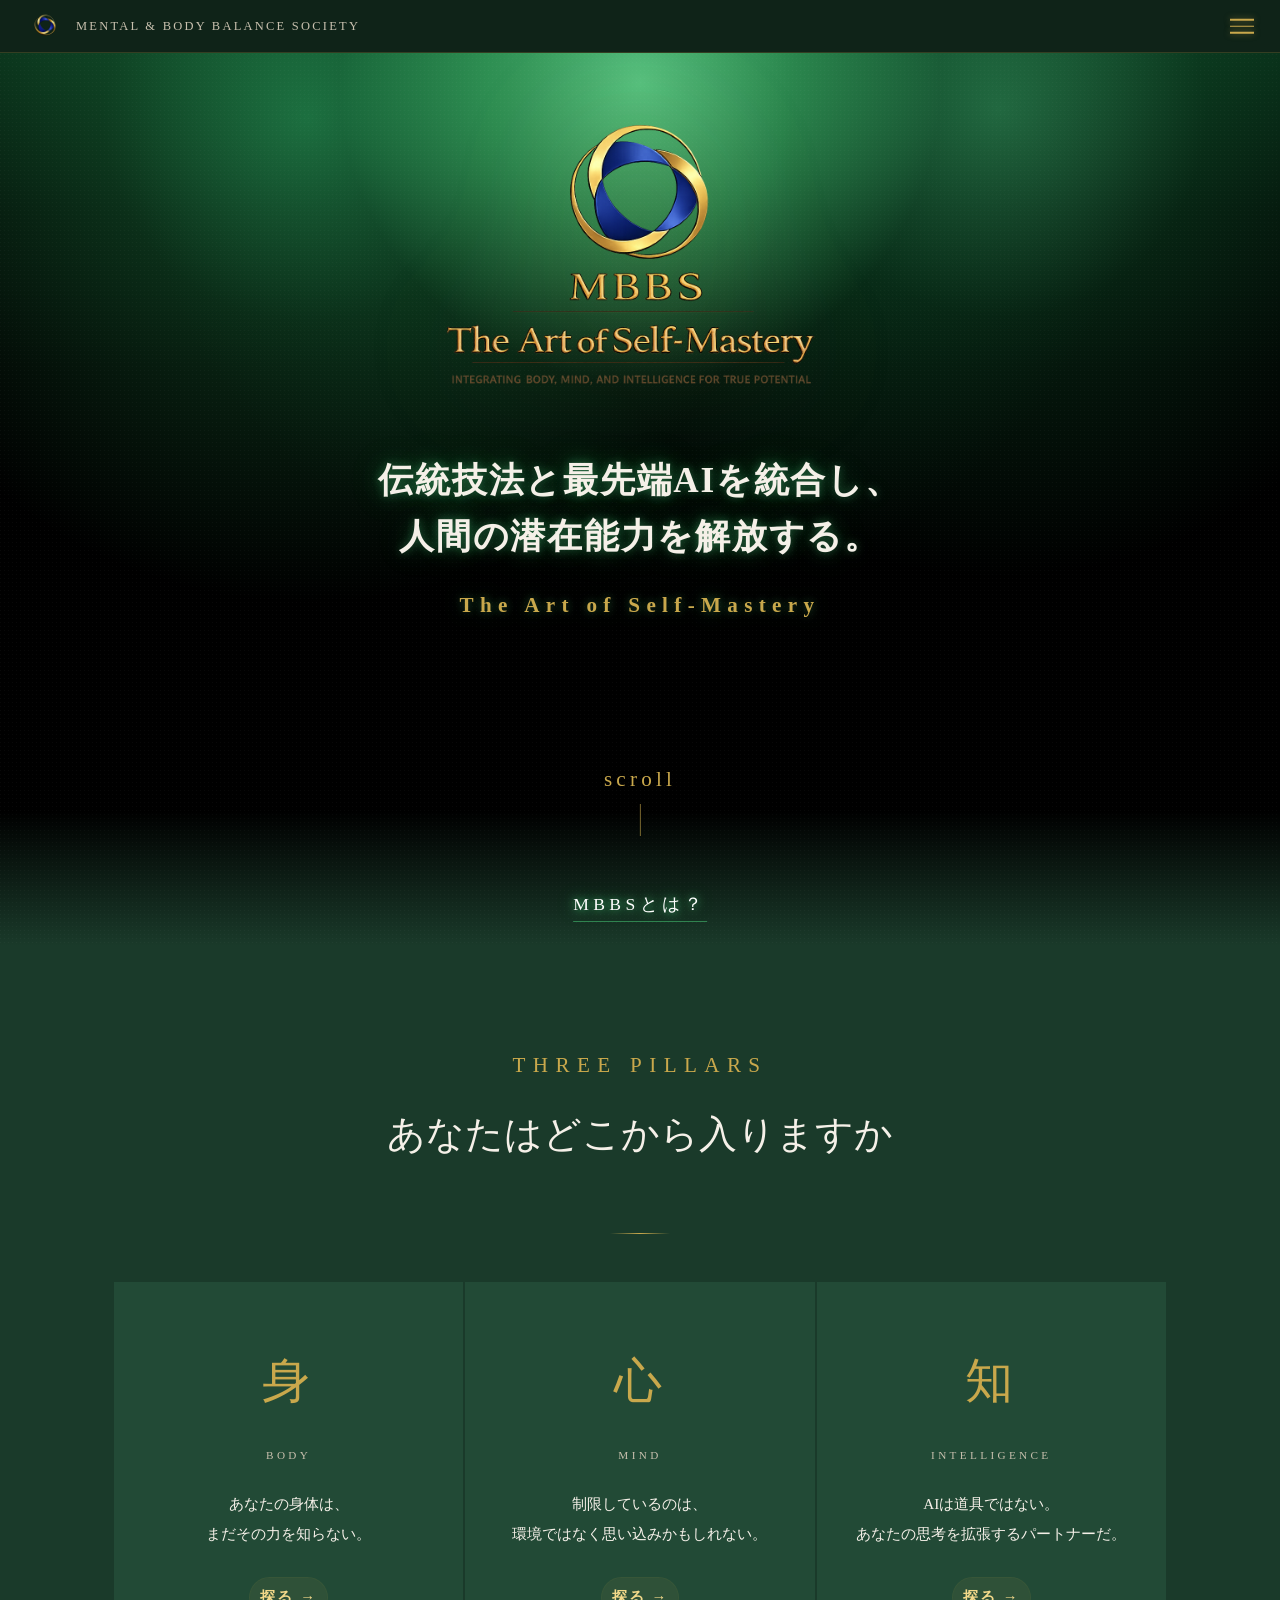
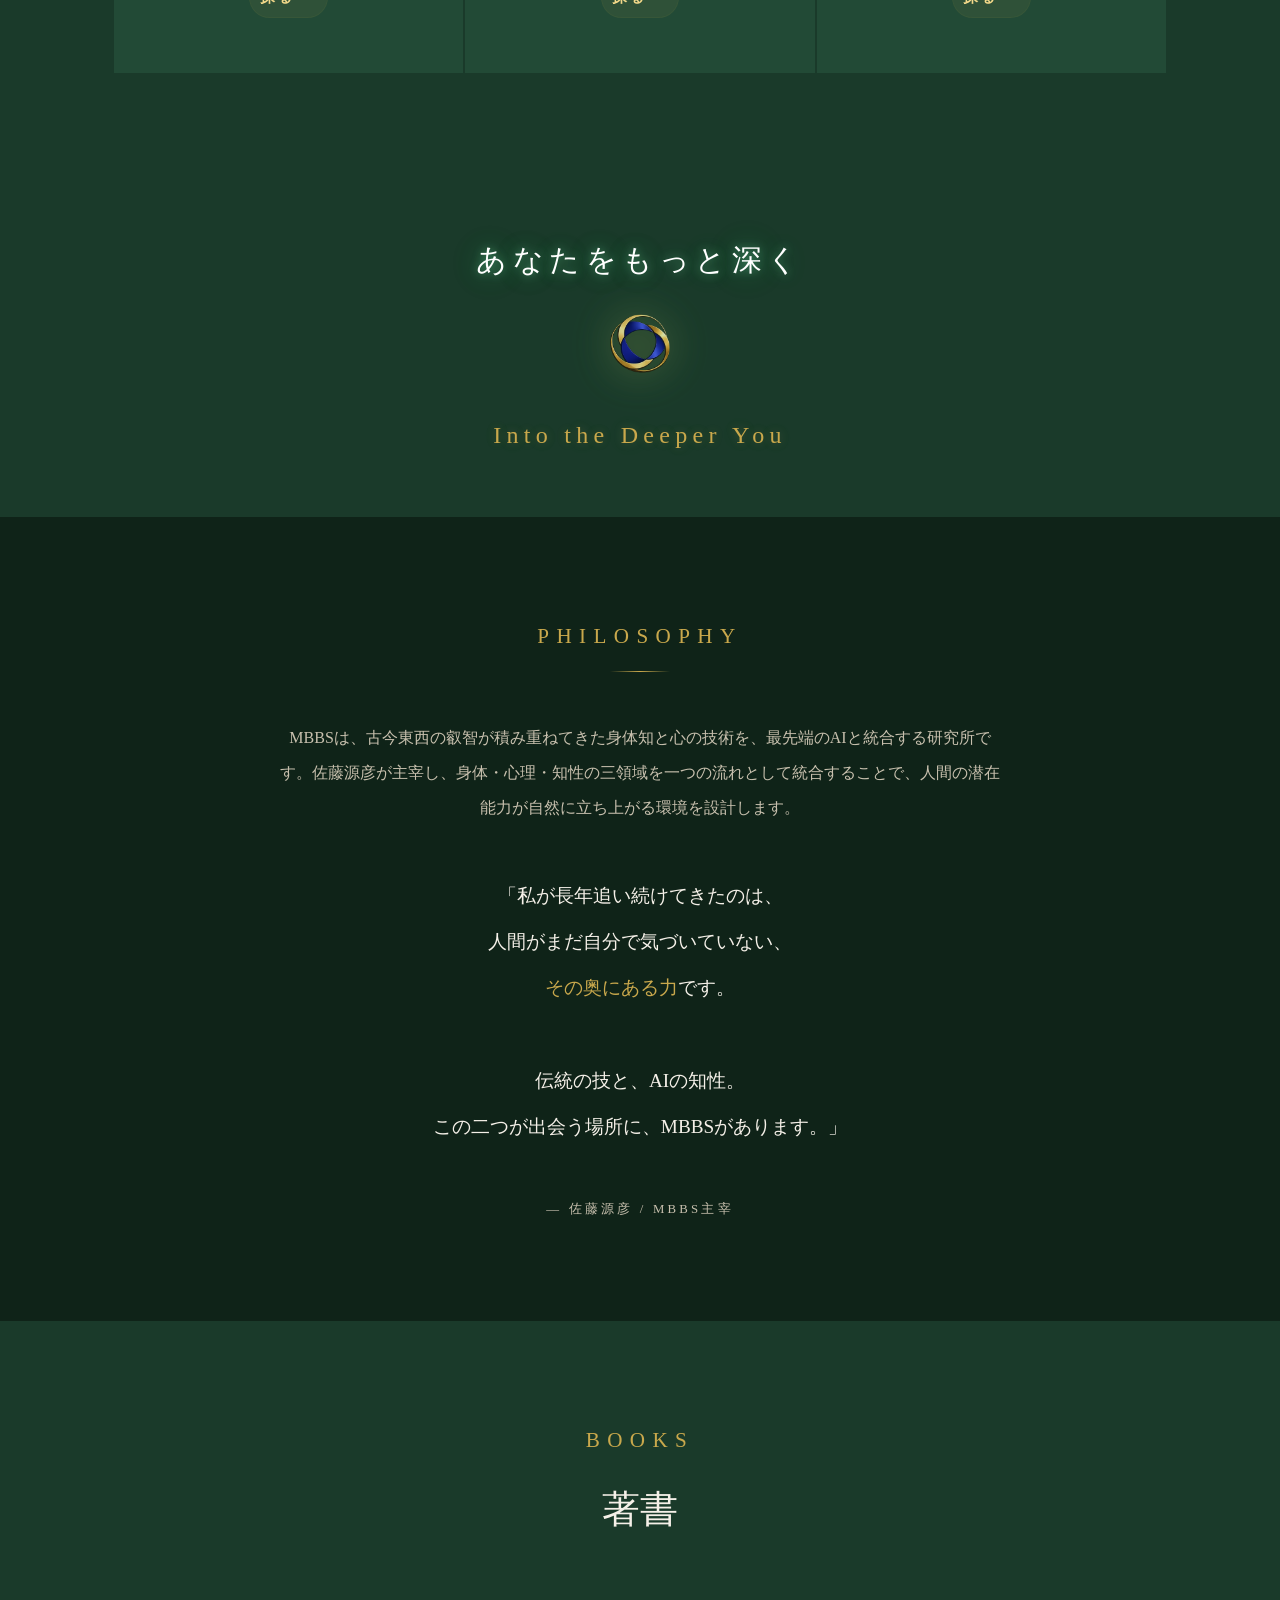
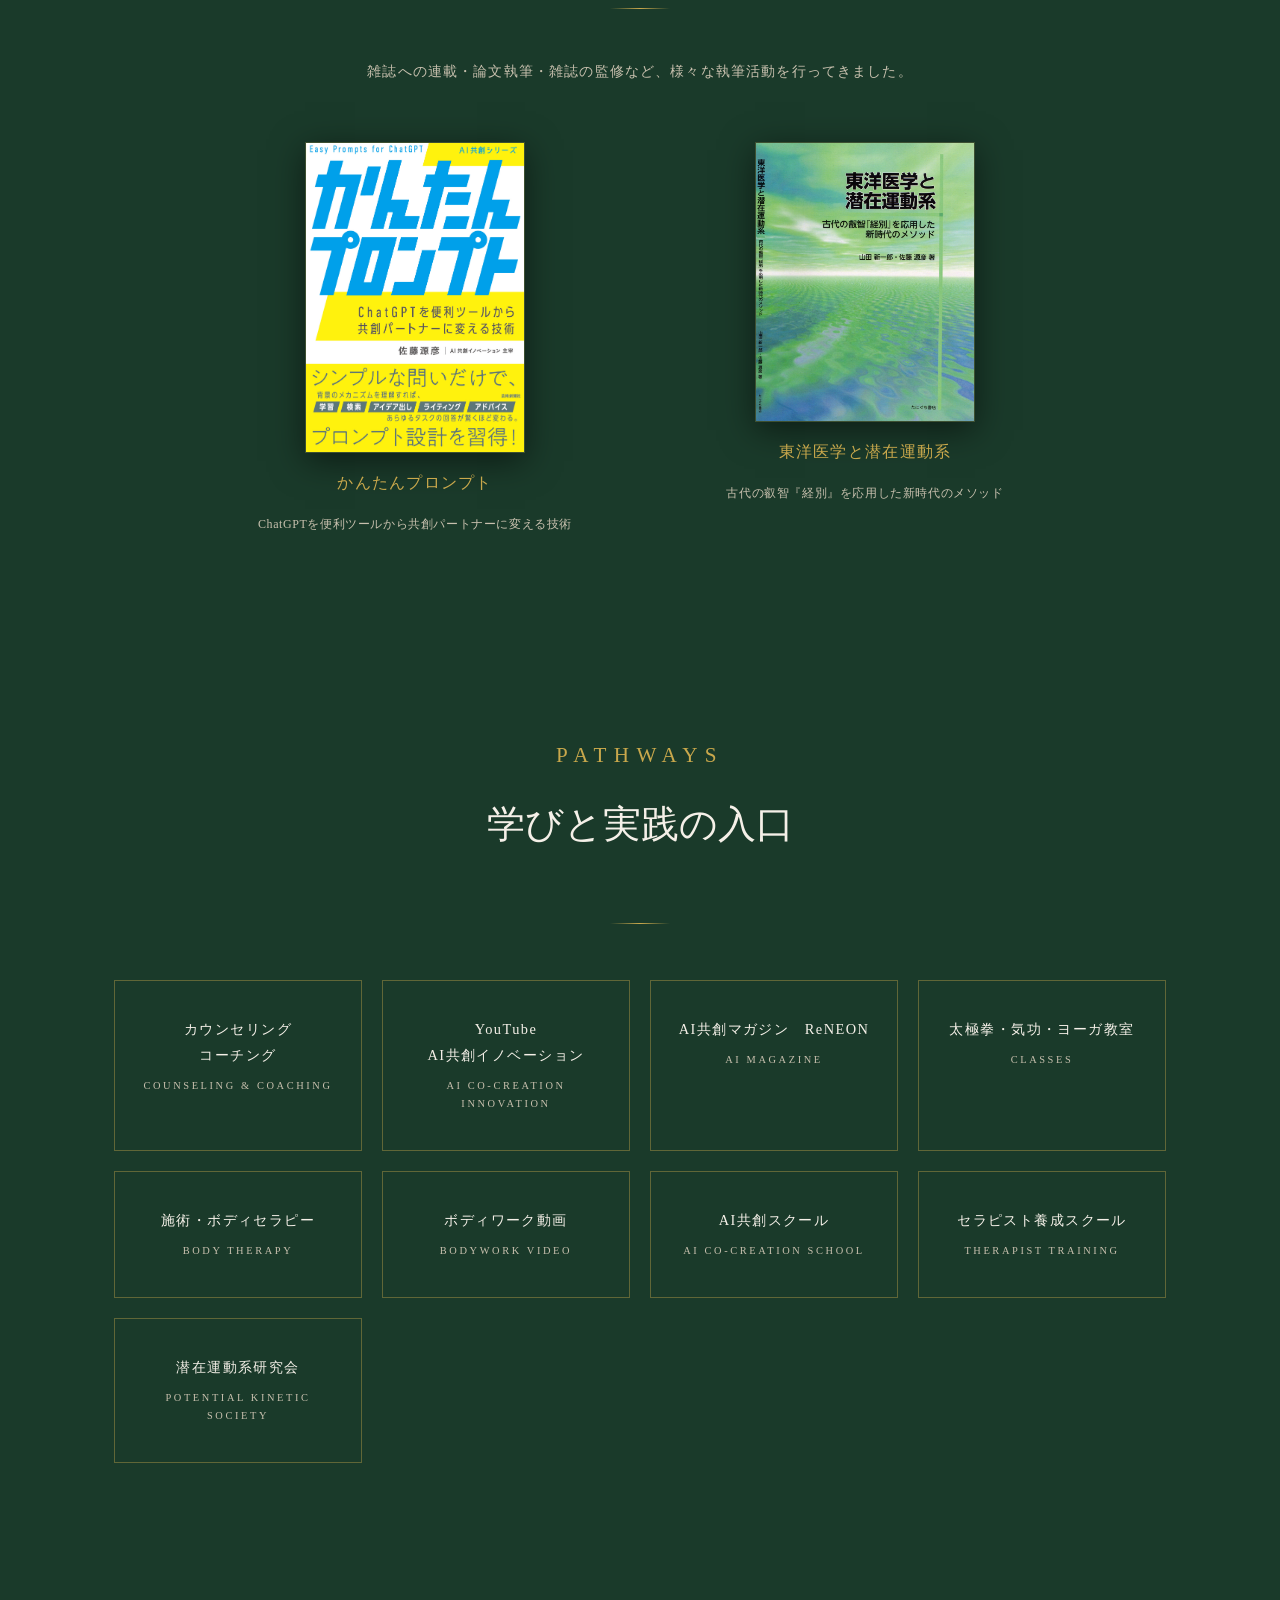
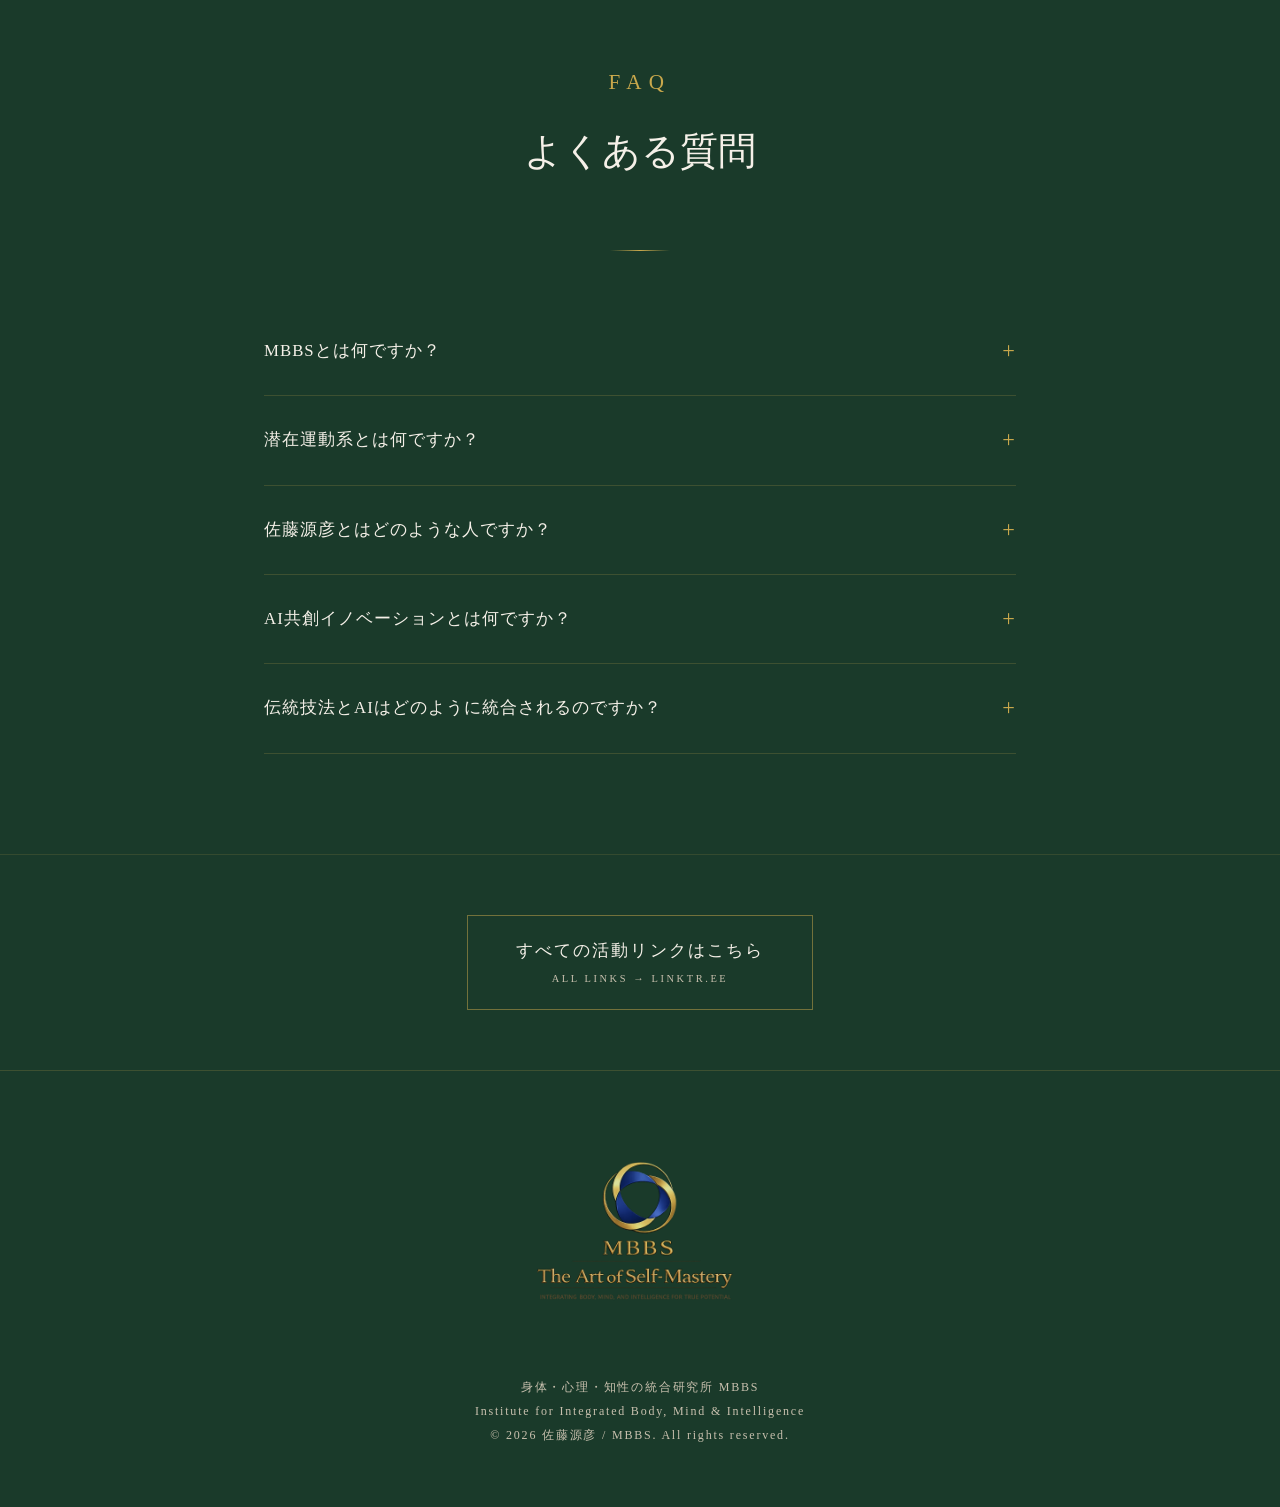
<file: index.html>
<!DOCTYPE html>
<html lang="ja">
<head>
  <meta charset="UTF-8">
  <meta name="viewport" content="width=device-width, initial-scale=1.0">
  <title>MBBS &amp; 佐藤源彦 — 心身・AI共創の統合研究所 &amp; スクール in 名古屋</title>
  <meta name="description" content="MBBS（身体・心理・知性の統合研究所）は、東洋の伝統技法と最先端AIを統合し、人間の潜在能力を解放する研究所です。佐藤源彦が主宰するカウンセリング・ボディワーク・AI共創の実践の場。">

  <!-- OGP -->
  <meta property="og:type" content="website">
  <meta property="og:title" content="MBBS — 身体・心理・知性の統合研究所">
  <meta property="og:description" content="伝統技法と最先端AIを統合し、人間の潜在能力を解放する。佐藤源彦主宰のMBBS（Institute for Integrated Body, Mind & Intelligence）。">
  <meta property="og:locale" content="ja_JP">

  <!-- schema.org JSON-LD -->
  <script type="application/ld+json">
  {
    "@context": "https://schema.org",
    "@graph": [
      {
        "@type": "Organization",
        "name": "MBBS",
        "alternateName": "身体・心理・知性の統合研究所",
        "description": "MBBSは名古屋を拠点に、整体・太極拳・気功・合気などの伝統身体技法と、心理学・カウンセリング・コーチング・潜在意識研究、そしてAI共創・プロンプトエンジニアリングを統合した研究所。佐藤源彦が主宰し、古今東西の叡智と最先端AIを融合させながら、人間の潜在能力の解放と発揮を探求する。単なる健康ではなく、脳と身体が本来の力を発揮し続ける「機能する健康・本質的な健康」を追求し、100年時代の脳身体システムの構築を目指す。働くことができる寿命を伸ばし、人生をより豊かにすることをミッションとする。",
        "url": "https://mbbs.jp",
        "address": {
          "@type": "PostalAddress",
          "addressLocality": "名古屋市",
          "addressRegion": "愛知県",
          "addressCountry": "JP"
        },
        "areaServed": "名古屋市を中心に、全国およびオンラインで活動",
        "keywords": "整体, 太極拳, ヨガ, インナーマッスルトレーニング, カウンセリング, コーチング, 心理学, AIスクール, プロンプトエンジニアリング, 気功, 合気, 潜在意識, 潜在運動系, ボディワーク, AI共創, 身体統合, 名古屋",
        "founder": {
          "@type": "Person",
          "name": "佐藤源彦"
        }
      },
      {
        "@type": "Person",
        "name": "佐藤源彦",
        "jobTitle": "MBBS主宰",
        "description": "佐藤源彦は、古今東西の叡智とAIを統合し、伝統文化の理解と真の創造性を持った統合者＝新しい人間の創出を目指す研究者・実践家。東洋医学・潜在運動系・心理支援・カウンセリング・コーチング・AI共創の各分野で活動。著書に『東洋医学と潜在運動系』『かんたんプロンプト』。名古屋を拠点に全国・オンラインで実践を展開する。",
        "knowsAbout": ["整体", "太極拳", "ヨガ", "インナーマッスルトレーニング", "カウンセリング", "コーチング", "心理学", "AIスクール", "プロンプトエンジニアリング", "気功", "合気", "潜在意識", "潜在運動系", "東洋医学", "ボディワーク", "AI共創", "身体統合", "名古屋"],
        "sameAs": [
          "https://linktr.ee/motohiko.sato",
          "https://www.youtube.com/@AICoCreation",
          "https://note.com/mbbs"
        ],
        "worksFor": {
          "@type": "Organization",
          "name": "MBBS"
        }
      }
    ]
  }
  </script>

  <link rel="stylesheet" href="style.css">
</head>
<body>

  <!-- TOPBAR -->
  <div class="topbar">
    <a class="topbar-brand" href="index.html">
      <img src="./image/mbbs-symbol.png" alt="MBBS" class="topbar-symbol">
      <span class="topbar-brand-text">Mental &amp; BODY Balance Society</span>
    </a>
    <button class="nav-open" aria-label="メニューを開く" onclick="openNav()">
      <span></span><span></span><span></span>
    </button>
  </div>

  <!-- OVERLAY NAV -->
  <nav class="nav-overlay" id="navOverlay" aria-hidden="true">
    <button class="nav-close" aria-label="メニューを閉じる" onclick="closeNav()">×</button>
    <ul class="nav-links">
      <li><a href="concept.html" onclick="closeNav()"><span class="nav-en">Concept</span><span class="nav-ja">MBBSとは？</span></a></li>
      <li><a href="profile.html" onclick="closeNav()"><span class="nav-en">Profile</span><span class="nav-ja">佐藤源彦 プロフィール</span></a></li>
      <li><a href="#philosophy" onclick="closeNav()"><span class="nav-en">Mission</span><span class="nav-ja">ミッション</span></a></li>
      <li><a href="classes.html" onclick="closeNav()"><span class="nav-en">Classes</span><span class="nav-ja">太極拳・気功・ヨーガ教室</span></a></li>
      <li><a href="aischool.html" onclick="closeNav()"><span class="nav-en">AI School</span><span class="nav-ja">AI共創イノベーションスクール</span></a></li>
      <li><a href="https://www.youtube.com/@AICoCreation" target="_blank" rel="noopener"><span class="nav-en">YouTube</span><span class="nav-ja">AI共創イノベーション</span></a></li>
      <li><a href="https://note.com/mbbs" target="_blank" rel="noopener"><span class="nav-en">note</span><span class="nav-ja">AI共創マガジン ReNEON</span></a></li>
      <li><a href="https://linktr.ee/motohiko.sato" target="_blank" rel="noopener"><span class="nav-en">Links</span><span class="nav-ja">すべてのリンク</span></a></li>
      <li><a href="#" onclick="closeNav()"><span class="nav-en">Access</span><span class="nav-ja">アクセス</span></a></li>
    </ul>
  </nav>

  <!-- HERO -->
  <section id="hero">
    <img
      class="hero-logo"
      src="./image/mbbs-logo.png"
      alt="MBBS ロゴ"
    >
    <h1 class="hero-tagline">
      伝統技法と最先端AIを統合し、<br>人間の潜在能力を解放する。
      <em>The Art of Self-Mastery</em>
    </h1>
    <span class="scroll-hint">scroll</span>
    <a class="mbbs-link" href="concept.html">MBBSとは？</a>
  </section>

  <!-- TRINITY -->
  <section id="trinity">
    <p class="section-label">Three Pillars</p>
    <h2 class="section-title">あなたはどこから入りますか</h2>
    <div class="divider"></div>

    <div class="trinity-grid">
      <div class="trinity-card">
        <span class="trinity-kanji">身</span>
        <span class="trinity-en">Body</span>
        <p class="trinity-copy">
          あなたの身体は、<br>まだその力を知らない。
        </p>
        <a class="trinity-link" href="#">探る →</a>
      </div>

      <div class="trinity-card">
        <span class="trinity-kanji">心</span>
        <span class="trinity-en">Mind</span>
        <p class="trinity-copy">
          制限しているのは、<br>環境ではなく思い込みかもしれない。
        </p>
        <a class="trinity-link" href="#">探る →</a>
      </div>

      <div class="trinity-card">
        <span class="trinity-kanji">知</span>
        <span class="trinity-en">Intelligence</span>
        <p class="trinity-copy">
          AIは道具ではない。<br>あなたの思考を拡張するパートナーだ。
        </p>
        <a class="trinity-link" href="#">探る →</a>
      </div>
    </div>
  </section>

  <!-- SYMBOL BREAK -->
  <div class="symbol-break">
    <p class="symbol-break__lead">あなたをもっと深く</p>
    <img
      src="./image/mbbs-symbol.png"
      alt="MBBSシンボル"
    >
    <p class="symbol-break__text">Into the Deeper You</p>
  </div>

  <!-- PHILOSOPHY -->
  <section id="philosophy">
    <div class="philosophy-inner">
      <p class="section-label">Philosophy</p>
      <div class="divider"></div>
      <p class="philosophy-desc">
        MBBSは、古今東西の叡智が積み重ねてきた身体知と心の技術を、最先端のAIと統合する研究所です。佐藤源彦が主宰し、身体・心理・知性の三領域を一つの流れとして統合することで、人間の潜在能力が自然に立ち上がる環境を設計します。
      </p>
      <p class="philosophy-quote">
        「私が長年追い続けてきたのは、<br>
        人間がまだ自分で気づいていない、<br>
        <strong>その奥にある力</strong>です。<br><br>
        伝統の技と、AIの知性。<br>
        この二つが出会う場所に、MBBSがあります。」
      </p>
      <p class="philosophy-name">— 佐藤源彦 / MBBS主宰</p>
    </div>
  </section>

  <!-- BOOKS -->
  <section id="books">
    <p class="section-label">Books</p>
    <h2 class="section-title">著書</h2>
    <div class="divider"></div>
    <p class="books-note">雑誌への連載・論文執筆・雑誌の監修など、様々な執筆活動を行ってきました。</p>
    <div class="books-grid">
      <a class="book-item" href="#">
        <img src="./image/kantan-prompt.jpg" alt="かんたんプロンプト">
        <p class="book-title">かんたんプロンプト</p>
        <p class="book-sub">ChatGPTを便利ツールから共創パートナーに変える技術</p>
      </a>
      <a class="book-item" href="#">
        <img src="./image/senzai-bodywork.jpeg" alt="東洋医学と潜在運動系">
        <p class="book-title">東洋医学と潜在運動系</p>
        <p class="book-sub">古代の叡智『経別』を応用した新時代のメソッド</p>
      </a>
    </div>
  </section>

  <!-- SERVICES -->
  <section id="services">
    <p class="section-label">Pathways</p>
    <h2 class="section-title">学びと実践の入口</h2>
    <div class="divider"></div>

    <div class="services-grid">
      <a class="service-btn" href="#">
        カウンセリング<br>コーチング
        <span class="service-btn-en">Counseling & Coaching</span>
      </a>
      <a class="service-btn" href="https://www.youtube.com/@AICoCreation" target="_blank" rel="noopener">
        YouTube<br>AI共創イノベーション
        <span class="service-btn-en">AI Co-creation Innovation</span>
      </a>
      <a class="service-btn" href="https://note.com/mbbs" target="_blank" rel="noopener">
        AI共創マガジン　ReNEON
        <span class="service-btn-en">AI Magazine</span>
      </a>
      <a class="service-btn" href="classes.html">
        太極拳・気功・ヨーガ教室
        <span class="service-btn-en">Classes</span>
      </a>
      <a class="service-btn" href="#">
        施術・ボディセラピー
        <span class="service-btn-en">Body Therapy</span>
      </a>
      <a class="service-btn" href="#">
        ボディワーク動画
        <span class="service-btn-en">Bodywork Video</span>
      </a>
      <a class="service-btn" href="aischool.html">
        AI共創スクール
        <span class="service-btn-en">AI Co-creation School</span>
      </a>
      <a class="service-btn" href="#">
        セラピスト養成スクール
        <span class="service-btn-en">Therapist Training</span>
      </a>
      <a class="service-btn" href="https://potentialing.jimdofree.com/" target="_blank" rel="noopener">
        潜在運動系研究会
        <span class="service-btn-en">Potential Kinetic Society</span>
      </a>
    </div>
  </section>

  <!-- FAQ -->
  <section id="faq">
    <p class="section-label">FAQ</p>
    <h2 class="section-title">よくある質問</h2>
    <div class="divider"></div>

    <div class="faq-list">
      <details class="faq-item">
        <summary class="faq-q">MBBSとは何ですか？</summary>
        <p class="faq-a">MBBSは「身体・心理・知性の統合研究所（Institute for Integrated Body, Mind &amp; Intelligence）」です。東洋の伝統技法・心理支援・AI共創の三領域を統合し、人間の潜在能力を解放することをミッションとしています。佐藤源彦が主宰しています。</p>
      </details>

      <details class="faq-item">
        <summary class="faq-q">潜在運動系とは何ですか？</summary>
        <p class="faq-a">潜在運動系とは、東洋医学の「経別」をはじめとする古代の知恵を応用した、身体の潜在的な動きと力の発現に関する研究領域です。佐藤源彦の著書『東洋医学と潜在運動系』でその理論と実践が体系化されています。</p>
      </details>

      <details class="faq-item">
        <summary class="faq-q">佐藤源彦とはどのような人ですか？</summary>
        <p class="faq-a">佐藤源彦はMBBSの主宰者です。東洋医学・潜在運動系・心理支援・AI共創を統合した研究者・実践家であり、著書に『東洋医学と潜在運動系』『かんたんプロンプト』があります。カウンセリング・ボディワーク・AI共創イノベーションの各分野で活動しています。</p>
      </details>

      <details class="faq-item">
        <summary class="faq-q">AI共創イノベーションとは何ですか？</summary>
        <p class="faq-a">AI共創イノベーションは、AIを単なる道具としてではなく、人間の思考を拡張するパートナーとして活用する実践です。MBBSでは、プロンプト技術・AI共創スクール・YouTubeチャンネルを通じて、AIと人間が共に創造する新しい知性の在り方を探求しています。</p>
      </details>

      <details class="faq-item">
        <summary class="faq-q">伝統技法とAIはどのように統合されるのですか？</summary>
        <p class="faq-a">東洋の伝統技法が数千年かけて磨いてきた身体知・内面理解の知恵と、最先端AIによる知的拡張を接続します。感覚と分析、直感と構造を一つの流れとして統合することで、人間の潜在能力が自然に立ち上がる環境を設計します。</p>
      </details>
    </div>
  </section>

  <!-- LINKS -->
  <div class="links-bar">
    <a class="links-btn" href="https://linktr.ee/motohiko.sato" target="_blank" rel="noopener">
      すべての活動リンクはこちら
      <span class="links-btn-en">All Links → linktr.ee</span>
    </a>
  </div>

  <!-- FOOTER -->
  <footer>
    <img
      class="footer-logo"
      src="./image/mbbs-logo.png"
      alt="MBBS"
    >
    <p class="footer-copy">
      身体・心理・知性の統合研究所 MBBS<br>
      Institute for Integrated Body, Mind & Intelligence<br>
      © 2026 佐藤源彦 / MBBS. All rights reserved.
    </p>
  </footer>

  <script>
    function openNav() {
      const nav = document.getElementById('navOverlay');
      nav.classList.add('is-open');
      nav.setAttribute('aria-hidden', 'false');
      document.body.style.overflow = 'hidden';
    }
    function closeNav() {
      const nav = document.getElementById('navOverlay');
      nav.classList.remove('is-open');
      nav.setAttribute('aria-hidden', 'true');
      document.body.style.overflow = '';
    }
    document.getElementById('navOverlay').addEventListener('click', function(e) {
      if (e.target === this) closeNav();
    });
  </script>

</body>
</html>
</file>
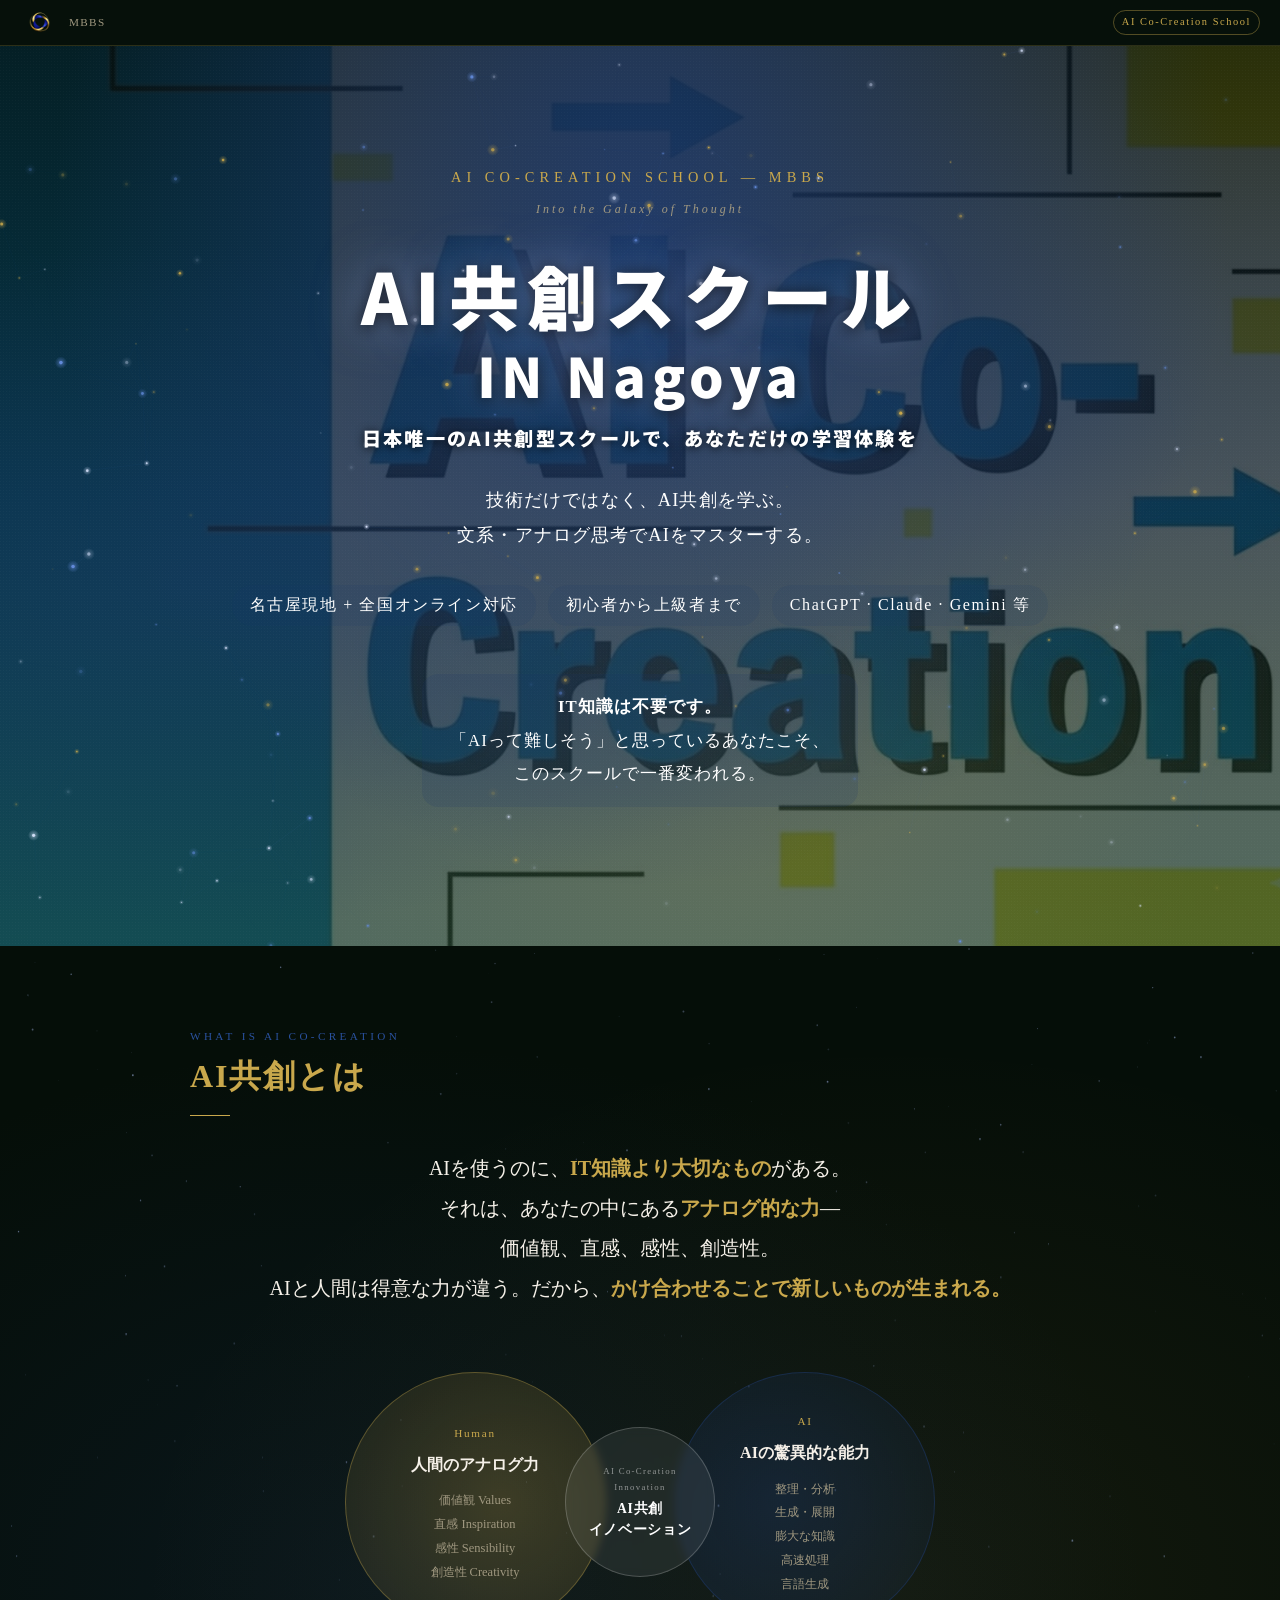
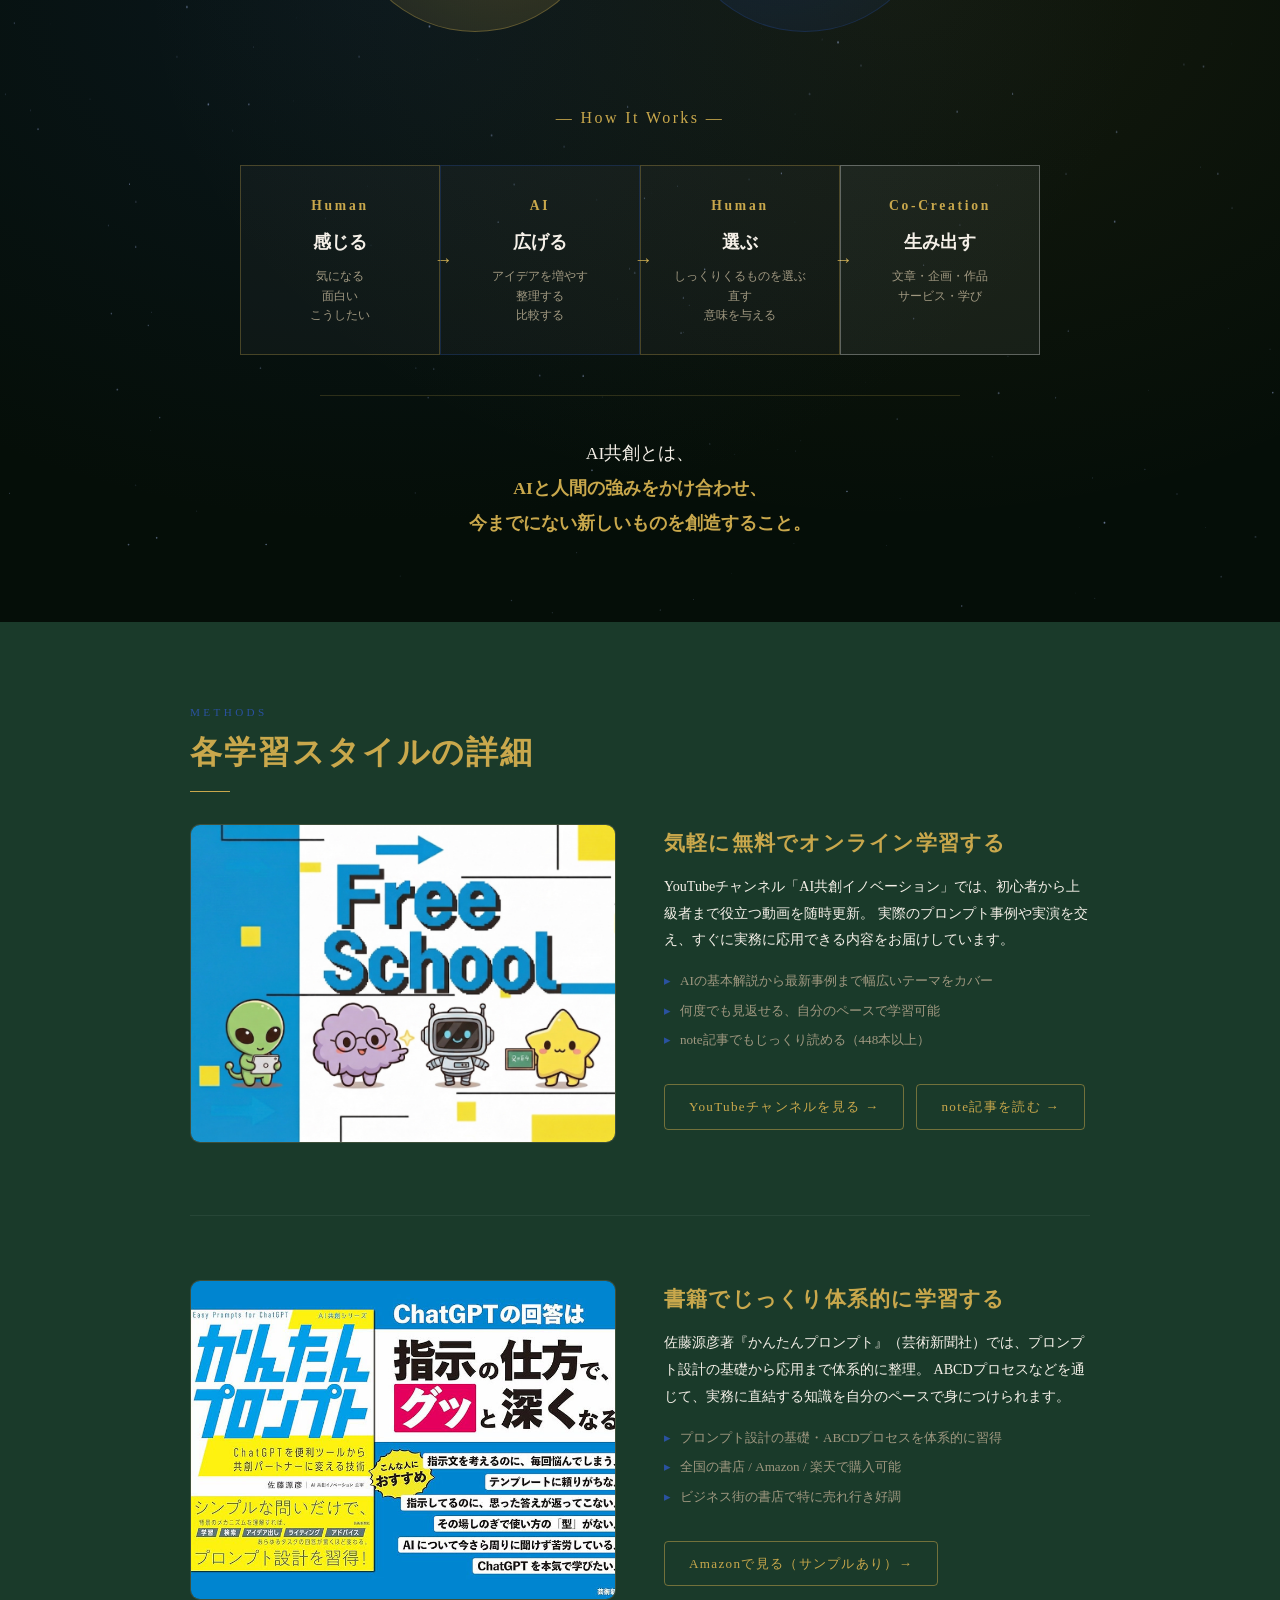
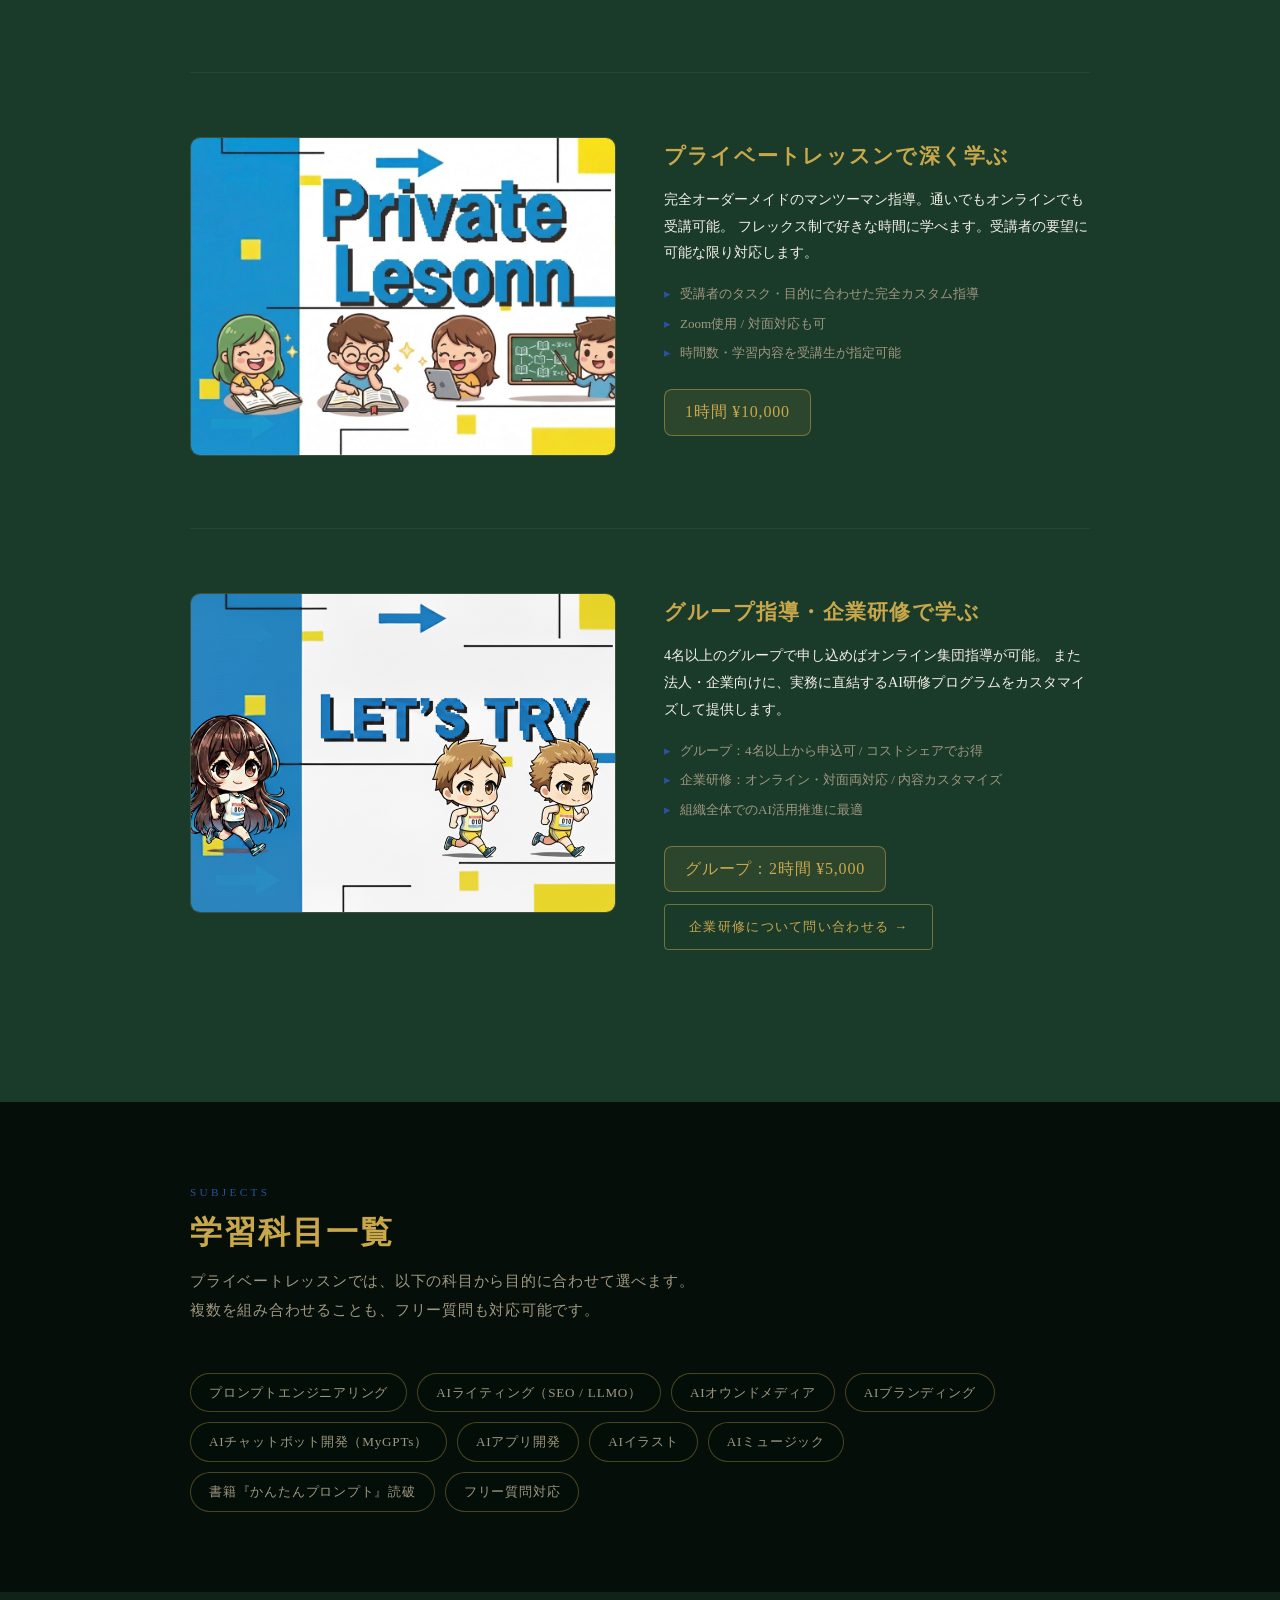
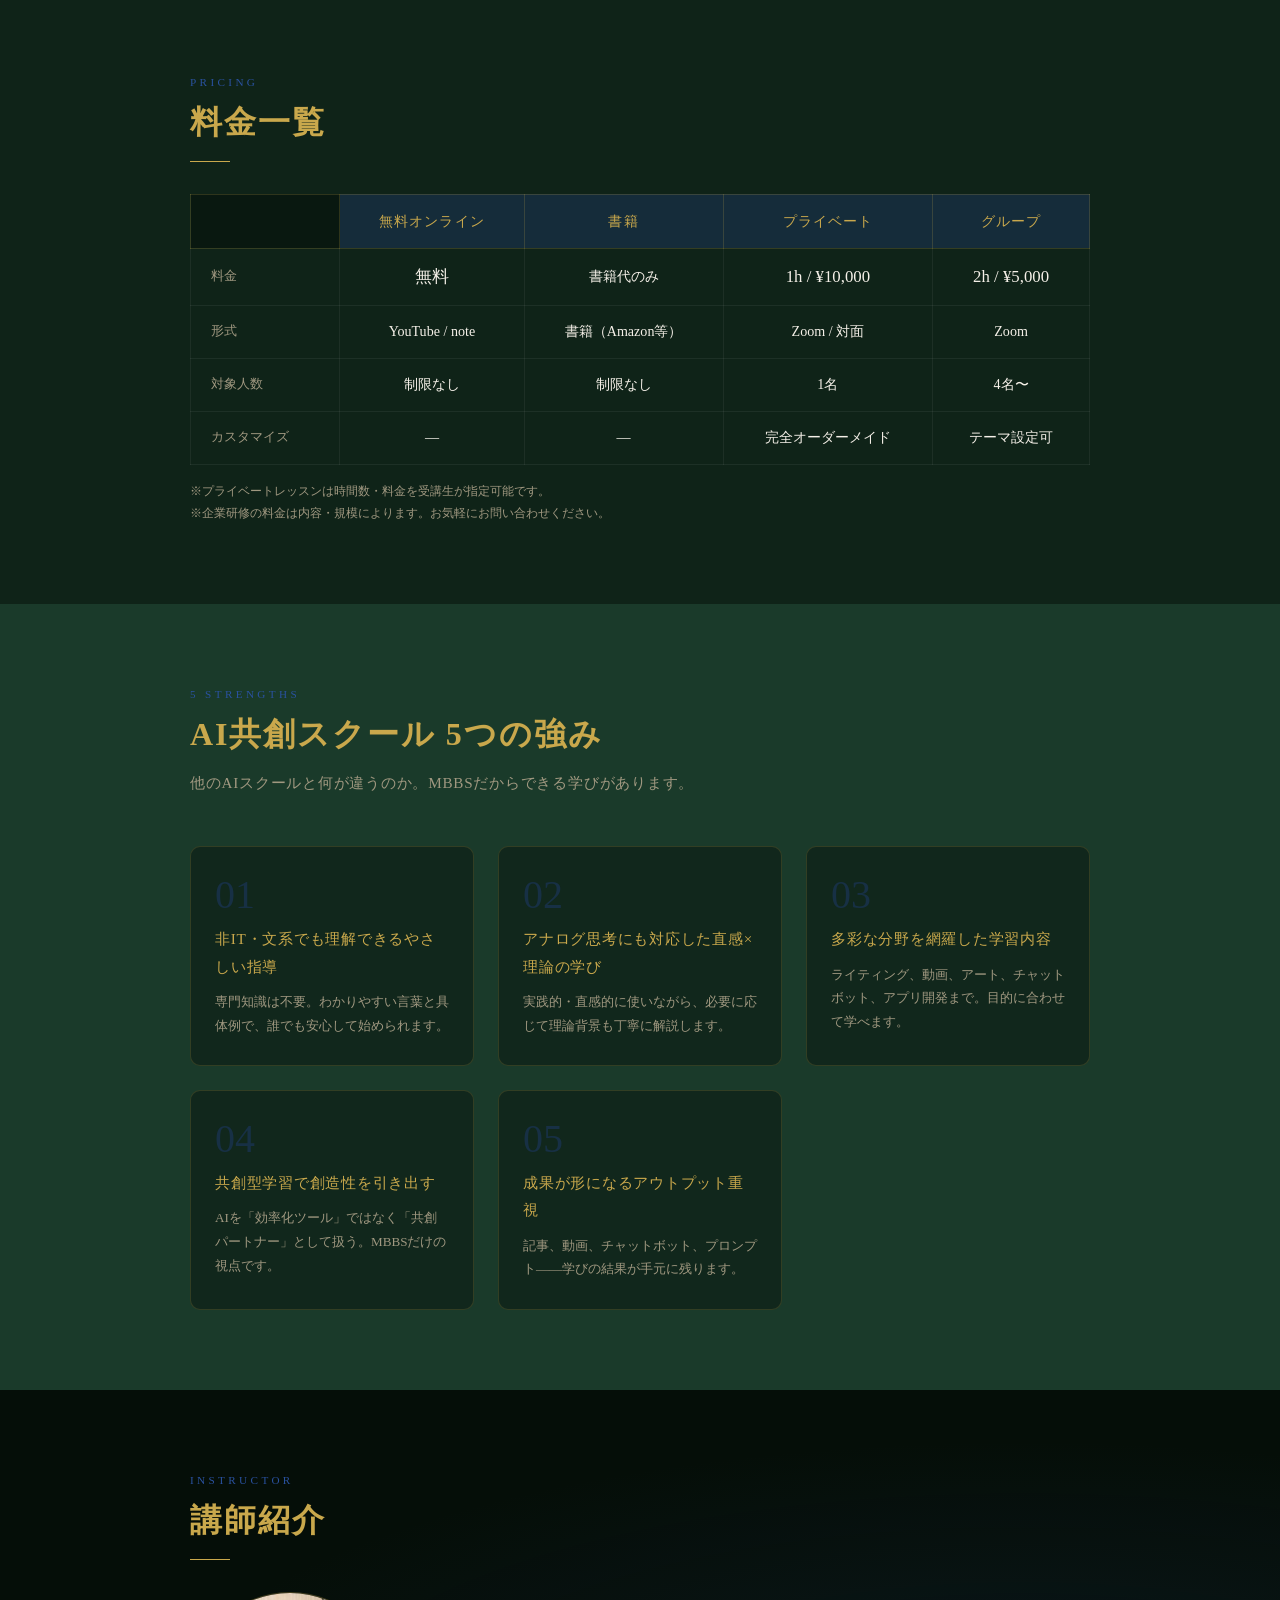
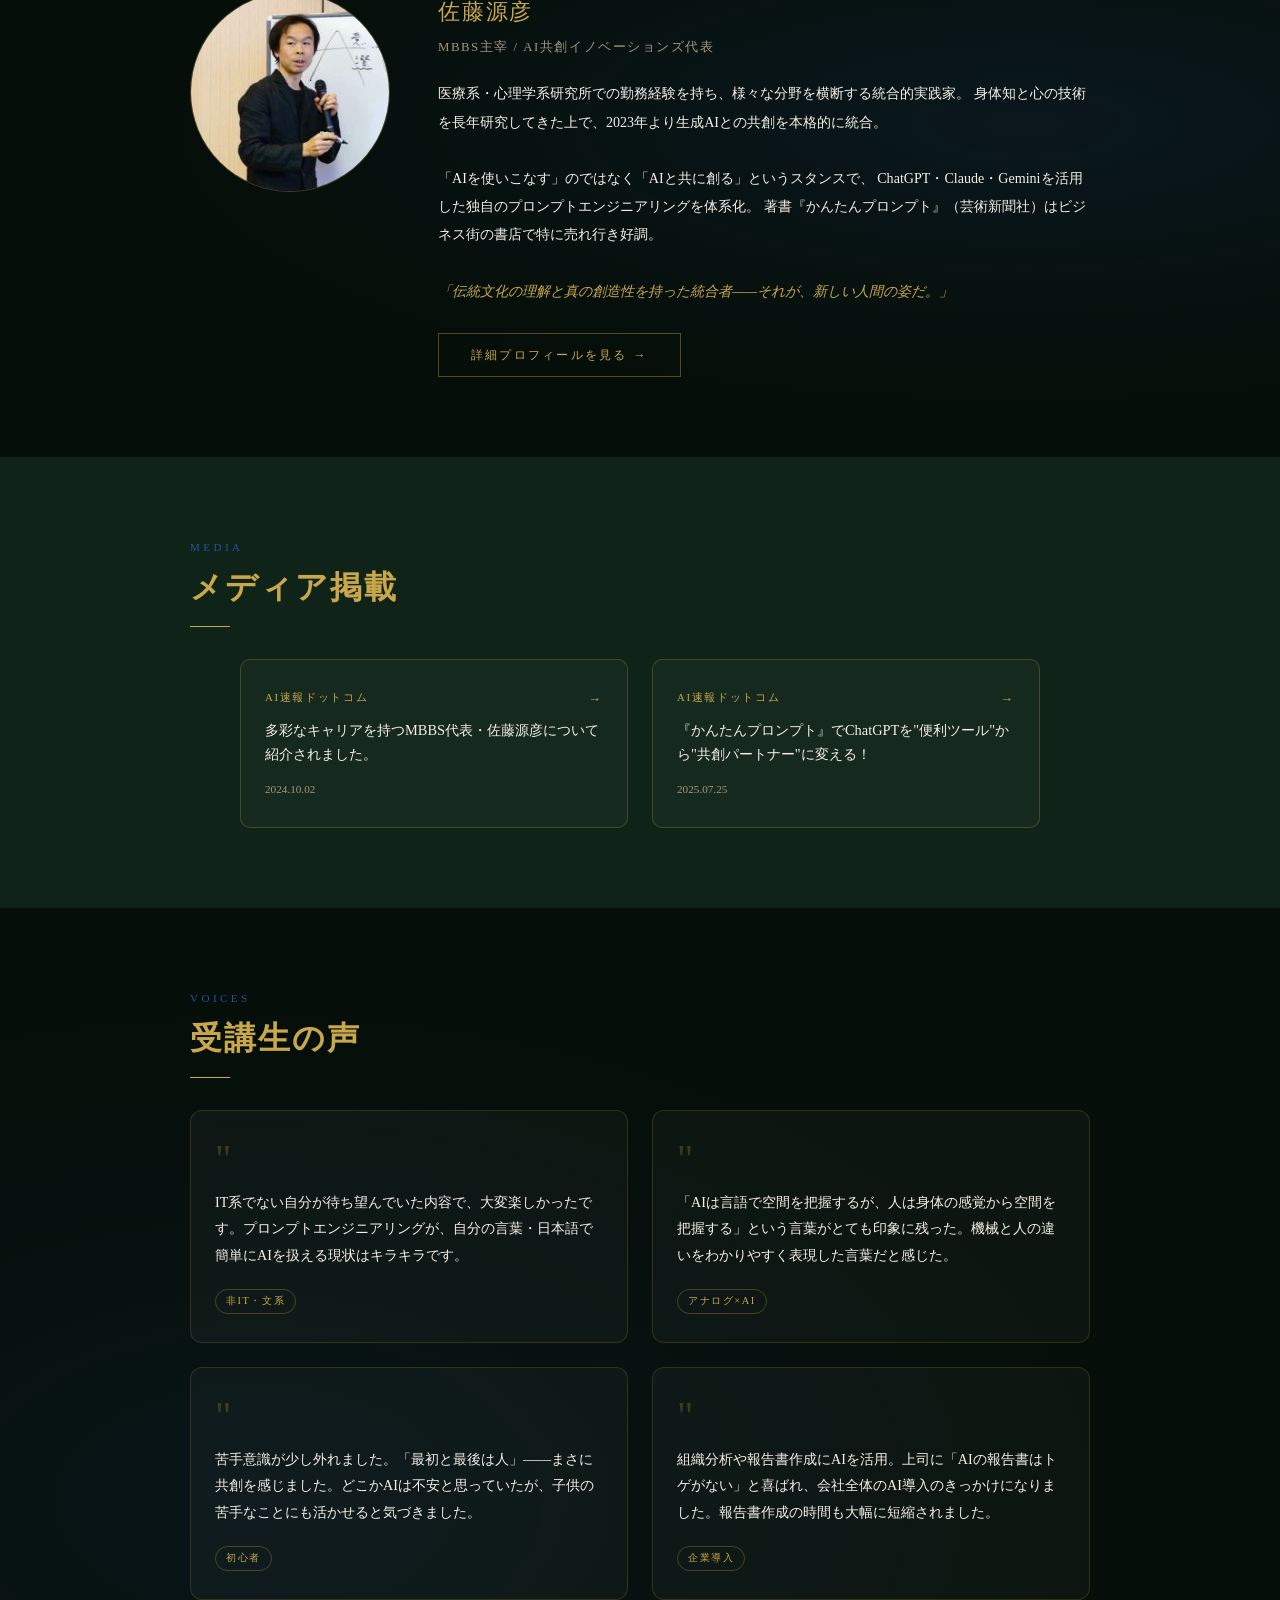
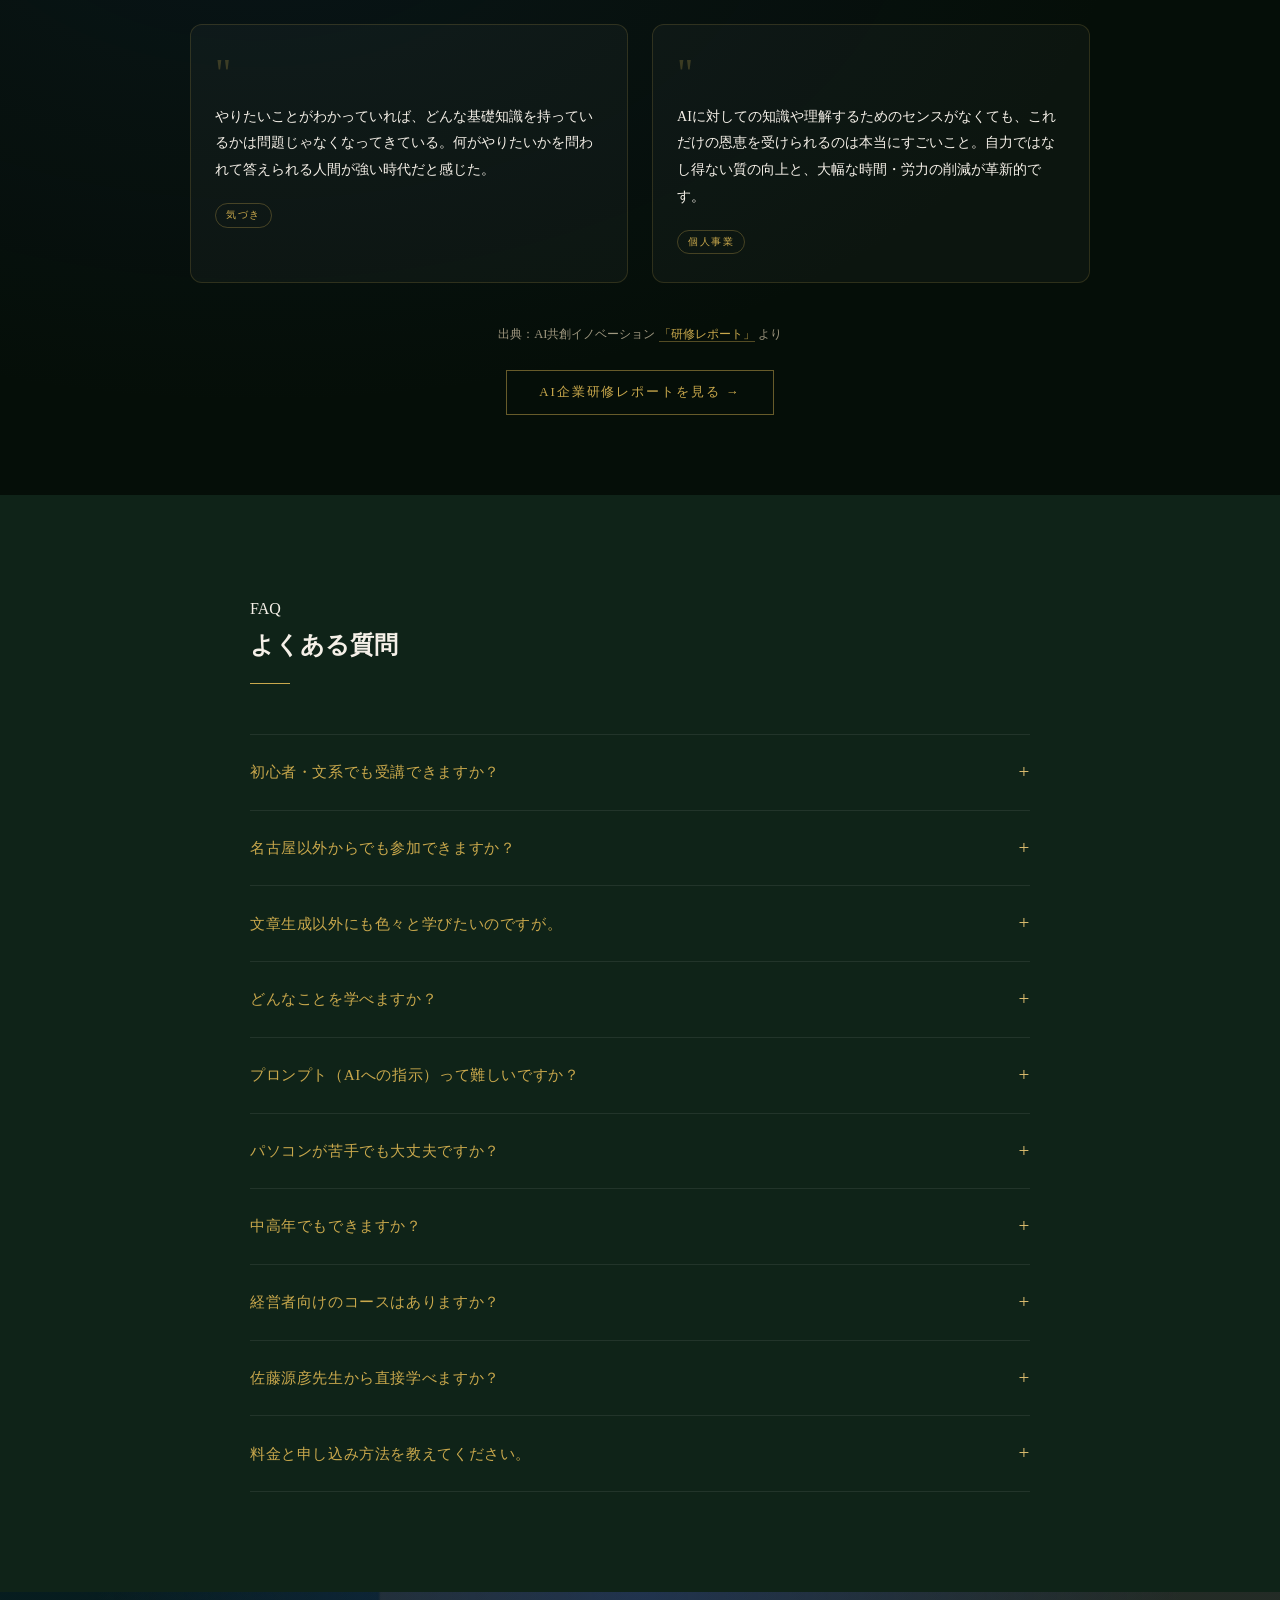
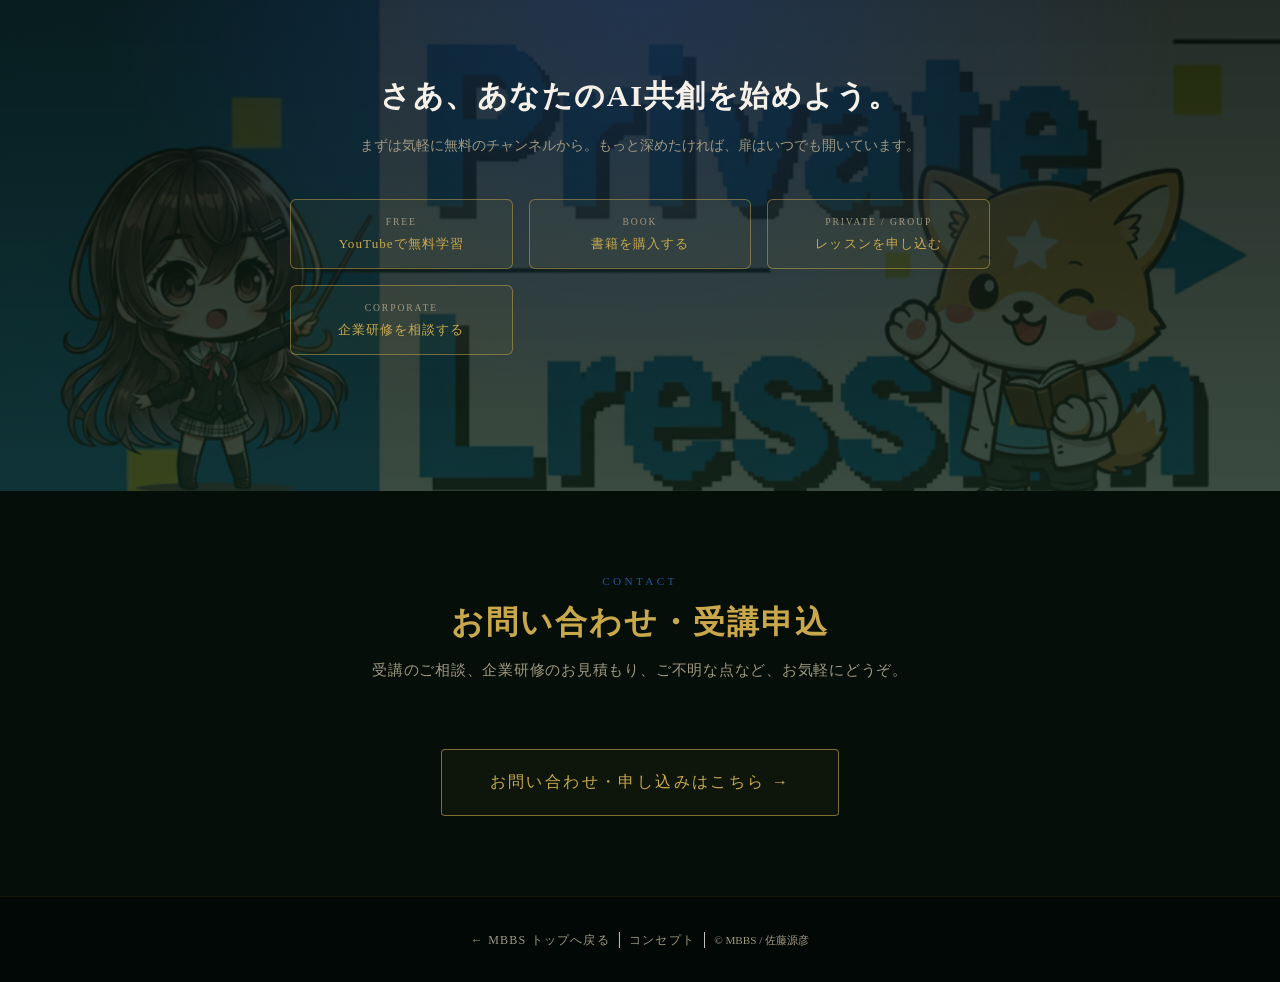
<file: aischool.html>
<!DOCTYPE html>
<html lang="ja">
<head>
  <meta charset="UTF-8">
  <meta name="viewport" content="width=device-width, initial-scale=1.0">
  <title>AI共創イノベーションスクール | 名古屋・全国オンライン — MBBS 佐藤源彦</title>
  <meta name="description" content="AI共創イノベーションスクール（MBBSのAI共創スクール）は、佐藤源彦が主宰するプロンプトエンジニアリング・AI共創イノベーションの個別指導スクールです。名古屋現地・全国オンライン対応。文系・アナログ思考の方歓迎。1時間10,000円。">

  <!-- OGP -->
  <meta property="og:type"        content="website">
  <meta property="og:title"       content="AI共創イノベーションスクール | MBBS 佐藤源彦">
  <meta property="og:description" content="文系・アナログ思考でAIをマスターする。佐藤源彦による1対1のプライベート指導。名古屋現地・全国オンライン対応。">
  <meta property="og:image"       content="image/school/title.jpeg">
  <meta property="og:url"         content="https://mbbs-ai.jimdofree.com/aischool">
  <link rel="canonical"           href="https://mbbs-ai.jimdofree.com/aischool">

  <!-- JSON-LD -->
  <script type="application/ld+json">
  {
    "@context": "https://schema.org",
    "@graph": [
      {
        "@type": "Organization",
        "name": "MBBS",
        "url": "https://mbbs-ai.jimdofree.com/",
        "logo": "image/mbbs-symbol.png",
        "sameAs": [
          "https://www.youtube.com/@AICoCreation",
          "https://note.com/mbbs",
          "https://linktr.ee/motohiko.sato"
        ]
      },
      {
        "@type": "Person",
        "name": "佐藤源彦",
        "jobTitle": "AI共創イノベーター",
        "description": "AI共創イノベーション提唱者。著書『かんたんプロンプト』。プロンプトエンジニアリングと身体知を融合した独自メソッドを指導。",
        "affiliation": { "@type": "Organization", "name": "MBBS" },
        "sameAs": [
          "https://linktr.ee/motohiko.sato",
          "https://note.com/mbbs"
        ]
      },
      {
        "@type": "Course",
        "name": "AI共創イノベーションスクール",
        "alternateName": "AI共創スクール",
        "description": "文系・アナログ思考の方がAI共創イノベーションを学ぶための個別指導スクール。ChatGPT・Claude・Gemini等を使ったプロンプトエンジニアリングを、佐藤源彦が直接指導。名古屋現地・全国オンライン対応。",
        "provider": { "@type": "Organization", "name": "MBBS" },
        "instructor": { "@type": "Person", "name": "佐藤源彦" },
        "teaches": "プロンプトエンジニアリング、AI共創イノベーション",
        "availableLanguage": "ja",
        "offers": {
          "@type": "Offer",
          "price": "10000",
          "priceCurrency": "JPY",
          "availability": "https://schema.org/InStock",
          "description": "1時間 個別指導（税込）"
        }
      }
    ]
  }
  </script>

  <link rel="preconnect" href="https://fonts.googleapis.com">
  <link rel="preconnect" href="https://fonts.gstatic.com" crossorigin>
  <link href="https://fonts.googleapis.com/css2?family=Noto+Sans+JP:wght@900&display=swap" rel="stylesheet">

  <style>
    /* ===== DESIGN TOKENS ===== */
    :root {
      --green:       #1A3A2A;
      --green-dark:  #0f2318;
      --night:       #050e08;
      --gold:        #C9A84C;
      --gold-light:  #e0c070;
      --blue:        #1E3A6E;
      --blue-light:  #2a52a0;
      --blue-glow:   rgba(30, 58, 110, 0.6);
      --ivory:       #F5F0E8;
      --ivory-dim:   #a09880;
      --font-ja:     'Hiragino Mincho ProN', 'Yu Mincho', Georgia, serif;
      --font-en:     'Garamond', Georgia, serif;
    }

    *, *::before, *::after { box-sizing: border-box; margin: 0; padding: 0; }
    html { scroll-behavior: smooth; }

    body {
      background: var(--green);
      color: var(--ivory);
      font-family: var(--font-ja);
      line-height: 1.8;
      padding-top: 46px;
    }

    /* ===== TOPBAR ===== */
    .topbar {
      position: fixed;
      top: 0; left: 0; right: 0;
      height: 46px;
      background: rgba(5, 14, 8, 0.92);
      backdrop-filter: blur(8px);
      border-bottom: 1px solid rgba(201,168,76,0.2);
      display: flex;
      align-items: center;
      justify-content: space-between;
      padding: 0 20px;
      z-index: 200;
    }
    .topbar-brand {
      display: flex;
      align-items: center;
      gap: 10px;
      text-decoration: none;
      color: var(--ivory);
    }
    .topbar-symbol {
      height: 26px;
      width: auto;
    }
    .topbar-text {
      font-size: 0.7rem;
      letter-spacing: 0.12em;
      color: var(--ivory-dim);
      font-family: var(--font-en);
    }
    .topbar-badge {
      font-size: 0.65rem;
      color: var(--gold);
      letter-spacing: 0.15em;
      font-family: var(--font-en);
      border: 1px solid rgba(201,168,76,0.4);
      padding: 2px 8px;
      border-radius: 20px;
    }

    /* ===== PAGE NAV ===== */
    .page-nav {
      position: fixed;
      top: 46px; left: 0; right: 0;
      height: 36px;
      background: rgba(5, 14, 8, 0.85);
      backdrop-filter: blur(6px);
      border-bottom: 1px solid rgba(30,58,110,0.3);
      display: flex;
      align-items: center;
      justify-content: center;
      gap: 0;
      z-index: 190;
      opacity: 0;
      pointer-events: none;
      transition: opacity 0.4s ease;
    }
    .page-nav.visible {
      opacity: 1;
      pointer-events: auto;
    }
    .page-nav a {
      color: var(--ivory-dim);
      text-decoration: none;
      font-size: 0.65rem;
      letter-spacing: 0.1em;
      padding: 0 12px;
      height: 36px;
      display: flex;
      align-items: center;
      border-right: 1px solid rgba(255,255,255,0.06);
      transition: color 0.2s;
      font-family: var(--font-en);
    }
    .page-nav a:last-child { border-right: none; }
    .page-nav a:hover { color: var(--gold); }

    /* ===== HERO ===== */
    #hero {
      min-height: 100vh;
      display: flex;
      flex-direction: column;
      align-items: center;
      justify-content: center;
      text-align: center;
      padding: 60px 24px 80px;
      position: relative;
      background:
        radial-gradient(ellipse at 50% 20%, rgba(30,58,110,0.85) 0%, rgba(30,58,110,0.4) 35%, transparent 65%),
        radial-gradient(ellipse at 15% 60%, rgba(30,58,110,0.4) 0%, transparent 45%),
        radial-gradient(ellipse at 85% 40%, rgba(30,58,110,0.3) 0%, transparent 40%),
        radial-gradient(ellipse at 60% 85%, rgba(201,168,76,0.1) 0%, transparent 40%),
        linear-gradient(180deg, rgba(5,14,8,0.85) 0%, rgba(10,21,16,0.7) 50%, rgba(26,58,42,0.75) 100%),
        url('image/school/title.jpeg') center/cover no-repeat;
      overflow: hidden;
    }
    #hero::before {
      content: '';
      position: absolute;
      inset: 0;
      background-image: url('data:image/svg+xml,<svg xmlns="http://www.w3.org/2000/svg" width="3" height="3"><rect width="3" height="3" fill="none"/><rect x="0" y="0" width="1" height="1" fill="%23ffffff06"/></svg>');
      pointer-events: none;
    }

    .hero-en {
      font-family: var(--font-en);
      font-size: clamp(0.7rem, 2vw, 0.9rem);
      letter-spacing: 0.35em;
      color: var(--gold);
      text-transform: uppercase;
      margin-bottom: 24px;
      animation: fadeUp 0.8s ease both;
    }
    .hero-title {
      font-family: 'Noto Sans JP', 'Hiragino Sans', 'Yu Gothic', sans-serif;
      font-size: clamp(1.6rem, 5.5vw, 3.4rem);
      font-weight: 900;
      color: #ffffff;
      letter-spacing: 0.1em;
      line-height: 1.3;
      margin-bottom: 10px;
      text-align: center;
      width: 100%;
      text-shadow:
        0 0 40px rgba(180,200,255,0.45),
        0 2px 16px rgba(0,0,0,0.9);
      animation: fadeUp 0.9s 0.1s ease both;
    }
    .hero-title .title-en {
      display: block;
      font-family: 'Noto Sans JP', 'Hiragino Sans', 'Yu Gothic', sans-serif;
      font-size: clamp(2rem, 7vw, 4.4rem);
      font-weight: 900;
      letter-spacing: 0.12em;
      color: #ffffff;
      text-shadow:
        0 0 50px rgba(180,200,255,0.5),
        0 2px 16px rgba(0,0,0,0.9);
    }
    .hero-subtitle {
      font-family: 'Noto Sans JP', 'Hiragino Sans', 'Yu Gothic', sans-serif;
      font-size: clamp(0.9rem, 2.2vw, 1.2rem);
      font-weight: 900;
      color: #ffffff;
      letter-spacing: 0.12em;
      text-align: center;
      width: 100%;
      margin-bottom: 28px;
      text-shadow: 0 1px 8px rgba(0,0,0,0.8);
      animation: fadeUp 0.95s 0.15s ease both;
    }
    .hero-sub {
      font-size: clamp(0.9rem, 2.5vw, 1.15rem);
      color: #ffffff;
      letter-spacing: 0.06em;
      line-height: 1.9;
      margin-bottom: 32px;
      text-align: center;
      width: 100%;
      animation: fadeUp 1s 0.2s ease both;
    }
    .hero-badge-row {
      display: flex;
      align-items: center;
      justify-content: center;
      gap: 12px;
      flex-wrap: wrap;
      margin-bottom: 48px;
      animation: fadeUp 1.1s 0.3s ease both;
    }
    .hero-badge {
      font-size: 1rem;
      letter-spacing: 0.1em;
      color: #ffffff;
      border: none;
      padding: 6px 18px;
      border-radius: 20px;
      background: rgba(30,58,110,0.12);
      animation: badgeGlow 4s ease-in-out infinite;
    }
    .hero-badge:nth-child(2) { animation-delay: 1.3s; }
    .hero-badge:nth-child(3) { animation-delay: 2.6s; }
    .hero-reassure {
      background: rgba(30,58,110,0.15);
      border: none;
      border-radius: 16px;
      padding: 16px 28px;
      font-size: 1.05rem;
      color: #ffffff;
      letter-spacing: 0.06em;
      line-height: 2;
      animation: fadeUp 1.2s 0.4s ease both, reassureGlow 5s ease-in-out infinite 0.5s;
    }
    .hero-reassure strong {
      color: #ffffff;
    }
    .hero-scroll {
      position: absolute;
      bottom: 28px;
      left: 50%;
      transform: translateX(-50%);
      display: flex;
      flex-direction: column;
      align-items: center;
      gap: 6px;
      animation: fadeUp 1.5s 0.6s ease both;
    }
    .hero-scroll span {
      font-size: 0.6rem;
      letter-spacing: 0.1em;
      text-indent: 0.1em;
      color: #ffffff;
      font-family: var(--font-en);
    }
    .hero-scroll-line {
      width: 1px;
      height: 40px;
      background: linear-gradient(to bottom, var(--blue-light), transparent);
      animation: scrollPulse 2s ease-in-out infinite;
    }

    /* ===== SECTION BASE ===== */
    section { padding: 80px 20px; }
    .inner { max-width: 900px; margin: 0 auto; }
    .sec-en {
      font-family: var(--font-en);
      font-size: 0.7rem;
      letter-spacing: 0.3em;
      color: var(--blue-light);
      text-transform: uppercase;
      margin-bottom: 8px;
      display: block;
    }
    .sec-title {
      font-size: clamp(1.4rem, 4vw, 2rem);
      color: var(--gold);
      letter-spacing: 0.06em;
      margin-bottom: 12px;
      line-height: 1.4;
    }
    .sec-lead {
      font-size: 0.95rem;
      color: var(--ivory-dim);
      letter-spacing: 0.05em;
      line-height: 1.9;
      margin-bottom: 48px;
    }
    .divider {
      width: 40px;
      height: 1px;
      background: var(--gold);
      margin: 16px 0 32px;
      opacity: 0.5;
    }

    /* ===== 4スタイルカード ===== */
    #styles { background: var(--green-dark); }
    .style-grid {
      display: grid;
      grid-template-columns: repeat(2, 1fr);
      gap: 20px;
      margin-bottom: 20px;
    }
    .style-card {
      border: 1px solid rgba(201,168,76,0.35);
      border-radius: 12px;
      padding: 32px 24px;
      background: rgba(5,14,8,0.6);
      text-decoration: none;
      color: var(--ivory);
      display: flex;
      flex-direction: column;
      gap: 10px;
      transition: border-color 0.3s, box-shadow 0.3s, transform 0.3s;
      cursor: pointer;
    }
    .style-card:hover {
      border-color: rgba(30,58,110,0.8);
      box-shadow: 0 0 30px rgba(30,58,110,0.35), inset 0 0 20px rgba(30,58,110,0.1);
      transform: translateY(-3px);
    }
    .card-icon { font-size: 2rem; line-height: 1; }
    .card-en {
      font-family: var(--font-en);
      font-size: 0.65rem;
      letter-spacing: 0.25em;
      color: var(--blue-light);
      text-transform: uppercase;
    }
    .card-title {
      font-size: 1.1rem;
      color: var(--gold);
      letter-spacing: 0.05em;
    }
    .card-desc {
      font-size: 0.8rem;
      color: var(--ivory-dim);
      line-height: 1.7;
    }
    .card-for {
      font-size: 0.75rem;
      color: rgba(245,240,232,0.5);
      border-top: 1px solid rgba(255,255,255,0.08);
      padding-top: 10px;
      margin-top: 4px;
      line-height: 1.6;
    }

    /* ===== 各学習方法セクション ===== */
    .method-block {
      display: grid;
      grid-template-columns: 1fr 1fr;
      gap: 48px;
      align-items: start;
      margin-bottom: 72px;
    }
    .method-block.reverse { direction: rtl; }
    .method-block.reverse > * { direction: ltr; }
    .method-img {
      width: 100%;
      border-radius: 10px;
      border: 1px solid rgba(201,168,76,0.2);
      object-fit: cover;
      aspect-ratio: 4/3;
      background: rgba(30,58,110,0.2);
      display: flex;
      align-items: center;
      justify-content: center;
      font-size: 4rem;
    }
    .method-img {
      width: 100%;
      border-radius: 10px;
      border: 1px solid rgba(201,168,76,0.2);
      aspect-ratio: 4/3;
      object-fit: cover;
      display: block;
    }
    .method-content h3 {
      font-size: 1.3rem;
      color: var(--gold);
      letter-spacing: 0.06em;
      margin-bottom: 12px;
    }
    .method-content p {
      font-size: 0.88rem;
      color: var(--ivory);
      line-height: 1.9;
      margin-bottom: 16px;
    }
    .method-list {
      list-style: none;
      display: flex;
      flex-direction: column;
      gap: 6px;
      margin-bottom: 16px;
    }
    .method-list li {
      font-size: 0.82rem;
      color: var(--ivory-dim);
      padding-left: 16px;
      position: relative;
    }
    .method-list li::before {
      content: '▸';
      position: absolute;
      left: 0;
      color: var(--blue-light);
    }
    .price-badge {
      display: inline-block;
      background: rgba(201,168,76,0.1);
      border: 1px solid rgba(201,168,76,0.5);
      border-radius: 8px;
      padding: 8px 20px;
      font-size: 1rem;
      color: var(--gold);
      letter-spacing: 0.05em;
      margin-top: 8px;
    }
    .btn-link {
      display: inline-block;
      margin-top: 16px;
      padding: 10px 24px;
      border: 1px solid rgba(201,168,76,0.5);
      border-radius: 4px;
      color: var(--gold);
      text-decoration: none;
      font-size: 0.82rem;
      letter-spacing: 0.1em;
      transition: background 0.3s, color 0.3s;
    }
    .btn-link:hover {
      background: rgba(201,168,76,0.12);
    }
    hr.sec-divider {
      border: none;
      border-top: 1px solid rgba(255,255,255,0.06);
      margin: 64px 0;
    }

    /* ===== 学習科目タグ ===== */
    #subjects { background: var(--night); }
    .tag-grid {
      display: flex;
      flex-wrap: wrap;
      gap: 10px;
    }
    .tag {
      border: 1px solid rgba(201,168,76,0.35);
      border-radius: 24px;
      padding: 7px 18px;
      font-size: 0.82rem;
      color: var(--ivory-dim);
      letter-spacing: 0.06em;
      background: rgba(5,14,8,0.5);
      transition: color 0.25s, border-color 0.25s, box-shadow 0.25s;
    }
    .tag:hover {
      color: var(--gold);
      border-color: var(--gold);
      box-shadow: 0 0 10px rgba(201,168,76,0.2);
    }

    /* ===== 料金テーブル ===== */
    #pricing { background: var(--green-dark); }
    .price-table {
      width: 100%;
      border-collapse: collapse;
      font-size: 0.88rem;
    }
    .price-table th {
      background: rgba(30,58,110,0.4);
      color: var(--gold);
      padding: 14px 20px;
      text-align: center;
      letter-spacing: 0.08em;
      border: 1px solid rgba(201,168,76,0.2);
      font-weight: normal;
    }
    .price-table th:first-child {
      background: rgba(5,14,8,0.5);
      color: var(--ivory-dim);
      text-align: left;
    }
    .price-table td {
      padding: 14px 20px;
      border: 1px solid rgba(255,255,255,0.06);
      color: var(--ivory);
      text-align: center;
      line-height: 1.7;
    }
    .price-table td:first-child {
      text-align: left;
      color: var(--ivory-dim);
      font-size: 0.8rem;
    }
    .price-table tr:hover td {
      background: rgba(30,58,110,0.1);
    }
    .price-highlight {
      color: var(--gold);
      font-size: 1.05rem;
    }
    .price-note {
      font-size: 0.75rem;
      color: var(--ivory-dim);
      margin-top: 16px;
      line-height: 1.8;
    }

    /* ===== 5つの強み ===== */
    #strengths { background: var(--green); }
    .strength-grid {
      display: grid;
      grid-template-columns: repeat(auto-fit, minmax(240px, 1fr));
      gap: 24px;
    }
    .strength-item {
      background: rgba(5,14,8,0.4);
      border: 1px solid rgba(201,168,76,0.18);
      border-radius: 10px;
      padding: 28px 24px;
      transition: border-color 0.3s, box-shadow 0.3s;
    }
    .strength-item:hover {
      border-color: rgba(30,58,110,0.6);
      box-shadow: 0 0 20px rgba(30,58,110,0.2);
    }
    .strength-num {
      font-family: var(--font-en);
      font-size: 2.5rem;
      color: rgba(30,58,110,0.5);
      line-height: 1;
      margin-bottom: 10px;
    }
    .strength-title {
      font-size: 0.95rem;
      color: var(--gold);
      letter-spacing: 0.05em;
      margin-bottom: 10px;
    }
    .strength-body {
      font-size: 0.82rem;
      color: var(--ivory-dim);
      line-height: 1.8;
    }

    /* ===== 講師紹介 ===== */
    #instructor {
      background:
        radial-gradient(ellipse at 80% 50%, rgba(30,58,110,0.2) 0%, transparent 60%),
        var(--night);
    }
    .instructor-inner {
      display: grid;
      grid-template-columns: 200px 1fr;
      gap: 48px;
      align-items: start;
    }
    .instructor-avatar {
      width: 200px;
      height: 200px;
      border-radius: 50%;
      border: 1px solid rgba(201,168,76,0.3);
      object-fit: cover;
      flex-shrink: 0;
      display: block;
    }
    .instructor-name {
      font-size: 1.4rem;
      color: var(--gold);
      letter-spacing: 0.08em;
      margin-bottom: 4px;
    }
    .instructor-role {
      font-size: 0.8rem;
      color: var(--ivory-dim);
      letter-spacing: 0.12em;
      margin-bottom: 20px;
      font-family: var(--font-en);
    }
    .instructor-bio {
      font-size: 0.88rem;
      color: var(--ivory);
      line-height: 2;
    }

    /* ===== CTA ===== */
    #cta {
      background:
        radial-gradient(ellipse at 50% 0%, rgba(30,58,110,0.55) 0%, transparent 60%),
        linear-gradient(180deg, rgba(5,14,8,0.88) 0%, rgba(15,35,24,0.82) 100%),
        url('image/school/image.png') center/cover no-repeat;
      text-align: center;
    }
    .cta-title {
      font-size: clamp(1.3rem, 4vw, 1.9rem);
      color: var(--ivory);
      letter-spacing: 0.05em;
      line-height: 1.6;
      margin-bottom: 12px;
    }
    .cta-sub {
      font-size: 0.9rem;
      color: var(--ivory-dim);
      margin-bottom: 40px;
    }
    .cta-grid {
      display: grid;
      grid-template-columns: repeat(auto-fit, minmax(180px, 1fr));
      gap: 16px;
      max-width: 700px;
      margin: 0 auto 56px;
    }
    .cta-btn {
      display: block;
      padding: 14px 20px;
      border: 1px solid rgba(201,168,76,0.5);
      border-radius: 6px;
      color: var(--gold);
      text-decoration: none;
      font-size: 0.82rem;
      letter-spacing: 0.08em;
      line-height: 1.6;
      transition: background 0.3s;
      background: rgba(201,168,76,0.05);
    }
    .cta-btn:hover { background: rgba(201,168,76,0.15); }
    .cta-btn .cta-btn-en {
      display: block;
      font-family: var(--font-en);
      font-size: 0.6rem;
      letter-spacing: 0.2em;
      color: var(--ivory-dim);
      margin-bottom: 4px;
    }

    /* ===== FAQ ===== */
    #faq { background: var(--green-dark); padding: 100px 24px; }
    .faq-inner { max-width: 780px; margin: 0 auto; }
    .faq-list { margin-top: 50px; }
    .faq-list details {
      border-bottom: 1px solid rgba(255,255,255,0.08);
      padding: 22px 0;
    }
    .faq-list details:first-child { border-top: 1px solid rgba(255,255,255,0.08); }
    .faq-list summary {
      cursor: pointer;
      list-style: none;
      display: flex;
      justify-content: space-between;
      align-items: center;
      gap: 16px;
      color: var(--gold);
      font-size: 0.95rem;
      letter-spacing: 0.04em;
      line-height: 1.6;
    }
    .faq-list summary::-webkit-details-marker { display: none; }
    .faq-list summary::after {
      content: '+';
      font-size: 1.2rem;
      color: var(--gold-light);
      flex-shrink: 0;
      transition: transform 0.3s ease;
    }
    .faq-list details[open] summary::after { transform: rotate(45deg); }
    .faq-list details p {
      margin-top: 14px;
      font-size: 0.88rem;
      line-height: 2;
      color: var(--ivory-dim);
      padding-left: 4px;
    }

    /* ===== CONTACT FORM ===== */
    #contact { background: var(--night); }
    .form-wrap {
      max-width: 560px;
      margin: 0 auto;
    }
    .form-group {
      margin-bottom: 20px;
    }
    .form-group label {
      display: block;
      font-size: 0.78rem;
      color: var(--ivory-dim);
      letter-spacing: 0.1em;
      margin-bottom: 6px;
    }
    .form-group input,
    .form-group textarea {
      width: 100%;
      background: rgba(5,14,8,0.7);
      border: 1px solid rgba(201,168,76,0.25);
      border-radius: 4px;
      padding: 12px 16px;
      color: var(--ivory);
      font-family: var(--font-ja);
      font-size: 0.88rem;
      transition: border-color 0.2s;
    }
    .form-group input:focus,
    .form-group textarea:focus {
      outline: none;
      border-color: var(--blue-light);
    }
    .form-group textarea { resize: vertical; min-height: 120px; }
    .form-submit {
      width: 100%;
      padding: 14px;
      background: transparent;
      border: 1px solid var(--gold);
      border-radius: 4px;
      color: var(--gold);
      font-family: var(--font-ja);
      font-size: 0.9rem;
      letter-spacing: 0.15em;
      cursor: pointer;
      transition: background 0.3s;
    }
    .form-submit:hover { background: rgba(201,168,76,0.1); }

    /* ===== FOOTER ===== */
    footer {
      background: #020805;
      border-top: 1px solid rgba(201,168,76,0.1);
      text-align: center;
      padding: 28px 20px;
    }
    footer a {
      color: var(--ivory-dim);
      text-decoration: none;
      font-size: 0.75rem;
      letter-spacing: 0.1em;
    }
    footer a:hover { color: var(--gold); }

    /* ===== 受講生の声 ===== */
    #voices {
      background:
        radial-gradient(ellipse at 20% 50%, rgba(30,58,110,0.15) 0%, transparent 60%),
        var(--night);
    }
    .voices-grid {
      display: grid;
      grid-template-columns: repeat(auto-fit, minmax(300px, 1fr));
      gap: 24px;
    }
    .voice-card {
      background: rgba(255,255,255,0.03);
      border: 1px solid rgba(201,168,76,0.18);
      border-radius: 12px;
      padding: 28px 24px;
      position: relative;
      transition: border-color 0.3s, box-shadow 0.3s;
    }
    .voice-card:hover {
      border-color: rgba(201,168,76,0.4);
      box-shadow: 0 0 20px rgba(201,168,76,0.08);
    }
    .voice-quote {
      font-size: 2.5rem;
      color: rgba(201,168,76,0.25);
      line-height: 1;
      margin-bottom: 10px;
      font-family: Georgia, serif;
    }
    .voice-text {
      font-size: 0.88rem;
      color: var(--ivory);
      line-height: 1.9;
      margin-bottom: 16px;
    }
    .voice-tag {
      font-size: 0.65rem;
      letter-spacing: 0.15em;
      color: var(--gold);
      font-family: var(--font-en);
      border: 1px solid rgba(201,168,76,0.3);
      padding: 2px 10px;
      border-radius: 20px;
      display: inline-block;
    }

    /* ===== メディア掲載 ===== */
    #media {
      background: var(--green-dark);
    }
    .media-grid {
      display: grid;
      grid-template-columns: repeat(auto-fit, minmax(280px, 1fr));
      gap: 24px;
      max-width: 800px;
      margin: 0 auto;
    }
    .media-card {
      border: 1px solid rgba(201,168,76,0.25);
      border-radius: 10px;
      padding: 28px 24px;
      background: rgba(255,255,255,0.03);
      text-decoration: none;
      display: block;
      transition: border-color 0.3s, box-shadow 0.3s;
    }
    .media-card:hover {
      border-color: rgba(201,168,76,0.6);
      box-shadow: 0 0 20px rgba(201,168,76,0.1);
    }
    .media-site {
      font-size: 0.68rem;
      letter-spacing: 0.15em;
      color: var(--gold);
      font-family: var(--font-en);
      margin-bottom: 10px;
    }
    .media-title {
      font-size: 0.9rem;
      color: var(--ivory);
      line-height: 1.7;
      margin-bottom: 12px;
    }
    .media-date {
      font-size: 0.7rem;
      color: var(--ivory-dim);
      font-family: var(--font-en);
    }
    .media-arrow {
      float: right;
      color: var(--gold);
      font-size: 0.8rem;
    }

    /* ===== AI共創コンセプト ===== */
    #concept {
      position: relative;
      overflow: hidden;
      background:
        radial-gradient(ellipse at 30% 50%, rgba(30,58,110,0.2) 0%, transparent 60%),
        radial-gradient(ellipse at 70% 50%, rgba(201,168,76,0.08) 0%, transparent 60%),
        var(--night);
    }
    #shootingStarCanvas {
      position: absolute;
      inset: 0;
      width: 100%;
      height: 100%;
      pointer-events: none;
      z-index: 0;
    }
    .concept-lead {
      font-size: clamp(1rem, 2.5vw, 1.25rem);
      color: var(--ivory);
      text-align: center;
      line-height: 2;
      margin-bottom: 64px;
    }
    .concept-lead em {
      font-style: normal;
      color: var(--gold);
      font-weight: bold;
    }

    /* ベン図 */
    .venn-wrap {
      display: flex;
      align-items: center;
      justify-content: center;
      gap: 0;
      margin-bottom: 72px;
      flex-wrap: wrap;
    }
    .venn-circle {
      width: 260px;
      min-height: 260px;
      border-radius: 50%;
      padding: 36px 24px;
      display: flex;
      flex-direction: column;
      align-items: center;
      justify-content: center;
      text-align: center;
      position: relative;
      z-index: 1;
    }
    @keyframes glowCenter {
      0%, 100% {
        box-shadow: 0 0 10px rgba(255,255,255,0.1), 0 0 20px rgba(180,200,255,0.1);
        border-color: rgba(255,255,255,0.2);
        background: rgba(255,255,255,0.07);
      }
      50% {
        box-shadow: 0 0 30px rgba(255,255,255,0.5), 0 0 60px rgba(180,200,255,0.35), 0 0 90px rgba(201,168,76,0.2);
        border-color: rgba(255,255,255,0.7);
        background: rgba(255,255,255,0.15);
      }
    }
    @keyframes pulseHuman {
      0%, 100% { transform: scale(1); box-shadow: 0 0 0px rgba(201,168,76,0); }
      50%       { transform: scale(1.06); box-shadow: 0 0 28px rgba(201,168,76,0.25); }
    }
    @keyframes pulseAI {
      0%, 100% { transform: scale(1); box-shadow: 0 0 0px rgba(30,58,110,0); }
      50%       { transform: scale(1.06); box-shadow: 0 0 28px rgba(30,58,110,0.4); }
    }
    .venn-human {
      background: radial-gradient(circle at 60% 50%, rgba(201,168,76,0.25), rgba(201,168,76,0.08));
      border: 1px solid rgba(201,168,76,0.35);
      margin-right: -40px;
      animation: pulseHuman 4s ease-in-out infinite;
    }
    .venn-ai {
      background: radial-gradient(circle at 40% 50%, rgba(30,58,110,0.35), rgba(30,58,110,0.1));
      border: 1px solid rgba(30,58,110,0.5);
      margin-left: -40px;
      animation: pulseAI 4s ease-in-out infinite 2s;
    }
    .venn-center {
      width: 150px;
      min-height: 150px;
      border-radius: 50%;
      background: rgba(255,255,255,0.07);
      border: 1px solid rgba(255,255,255,0.2);
      display: flex;
      flex-direction: column;
      align-items: center;
      justify-content: center;
      text-align: center;
      padding: 16px;
      z-index: 2;
      position: relative;
      backdrop-filter: blur(4px);
      animation: glowCenter 3s ease-in-out infinite 1s;
    }
    .venn-label {
      font-size: 0.7rem;
      letter-spacing: 0.15em;
      color: var(--gold);
      font-family: var(--font-en);
      margin-bottom: 8px;
    }
    .venn-title {
      font-size: 1rem;
      color: var(--ivory);
      font-weight: bold;
      margin-bottom: 12px;
    }
    .venn-tags {
      display: flex;
      flex-direction: column;
      gap: 5px;
    }
    .venn-tag {
      font-size: 0.78rem;
      color: var(--ivory-dim);
      line-height: 1.5;
    }
    .venn-center-title {
      font-size: 0.85rem;
      font-weight: bold;
      color: #ffffff;
      letter-spacing: 0.05em;
      line-height: 1.5;
    }

    /* 4ステップ図 */
    .steps-title {
      font-size: 1rem;
      color: var(--gold);
      text-align: center;
      letter-spacing: 0.15em;
      font-family: var(--font-en);
      margin-bottom: 32px;
    }
    .flow-steps {
      display: flex;
      align-items: stretch;
      justify-content: center;
      gap: 0;
      flex-wrap: wrap;
      max-width: 900px;
      margin: 0 auto 40px;
    }
    .flow-step {
      flex: 1;
      min-width: 150px;
      max-width: 200px;
      background: rgba(255,255,255,0.03);
      border: 1px solid rgba(255,255,255,0.08);
      padding: 28px 16px;
      text-align: center;
      position: relative;
    }
    .flow-step:not(:last-child)::after {
      content: '→';
      position: absolute;
      right: -14px;
      top: 50%;
      transform: translateY(-50%);
      color: var(--gold);
      font-size: 1.2rem;
      z-index: 2;
    }
    .flow-step.human-step { border-color: rgba(201,168,76,0.3); }
    .flow-step.ai-step    { border-color: rgba(30,58,110,0.5); }
    .flow-step.result-step {
      border-color: rgba(255,255,255,0.3);
      background: rgba(255,255,255,0.06);
    }
    .flow-who {
      font-size: 0.85rem;
      letter-spacing: 0.2em;
      font-family: var(--font-en);
      font-weight: bold;
      margin-bottom: 8px;
      color: var(--gold);
    }
    .flow-verb {
      font-size: 1.15rem;
      font-weight: bold;
      color: var(--ivory);
      margin-bottom: 8px;
    }
    .flow-desc {
      font-size: 0.72rem;
      color: var(--ivory-dim);
      line-height: 1.7;
    }
    .concept-def {
      max-width: 640px;
      margin: 0 auto;
      text-align: center;
      border-top: 1px solid rgba(201,168,76,0.2);
      padding-top: 40px;
    }
    .concept-def p {
      font-size: clamp(0.9rem, 2vw, 1.1rem);
      color: var(--ivory);
      line-height: 2;
    }
    .concept-def strong { color: var(--gold); }

    @media (max-width: 768px) {
      .venn-wrap { flex-direction: column; gap: 16px; }
      .venn-human, .venn-ai { margin: 0; width: 220px; min-height: 220px; }
      .venn-center { width: 130px; min-height: 130px; }
      .flow-steps { flex-direction: column; align-items: center; }
      .flow-step { width: 100%; max-width: 320px; }
      .flow-step:not(:last-child)::after { content: '↓'; right: auto; top: auto; bottom: -18px; left: 50%; transform: translateX(-50%); }
    }

    @keyframes badgeGlow {
      0%, 100% {
        box-shadow: 0 0 6px rgba(180,210,255,0.1), 0 0 12px rgba(30,58,110,0.1);
        background: rgba(30,58,110,0.12);
      }
      50% {
        box-shadow: 0 0 18px rgba(180,210,255,0.5), 0 0 36px rgba(30,58,110,0.35), 0 0 60px rgba(100,160,255,0.2);
        background: rgba(30,58,110,0.28);
      }
    }
    @keyframes reassureGlow {
      0%, 100% {
        box-shadow: 0 0 10px rgba(30,58,110,0.1), 0 0 20px rgba(180,210,255,0.05);
        background: rgba(30,58,110,0.15);
      }
      50% {
        box-shadow: 0 0 24px rgba(180,210,255,0.45), 0 0 50px rgba(30,58,110,0.3), 0 0 80px rgba(100,160,255,0.15);
        background: rgba(30,58,110,0.3);
      }
    }
    @keyframes textGlow {
      0%, 100% {
        text-shadow: 0 0 8px rgba(255,255,255,0.1), 0 0 20px rgba(180,210,255,0.1);
        opacity: 0.85;
      }
      50% {
        text-shadow:
          0 0 12px rgba(255,255,255,0.9),
          0 0 30px rgba(180,210,255,0.7),
          0 0 60px rgba(140,180,255,0.4),
          0 0 90px rgba(201,168,76,0.2);
        opacity: 1;
      }
    }
    .glow-text {
      animation: textGlow 3.5s ease-in-out infinite;
      display: inline;
    }
    .glow-text-delay {
      animation: textGlow 3.5s ease-in-out infinite 1.75s;
      display: inline;
    }

    /* ===== ANIMATIONS ===== */
    @keyframes fadeUp {
      from { opacity: 0; transform: translateY(24px); }
      to   { opacity: 1; transform: translateY(0); }
    }
    @keyframes scrollPulse {
      0%, 100% { opacity: 0.3; }
      50%       { opacity: 1; }
    }
    .reveal {
      opacity: 0;
      transform: translateY(32px);
      transition: opacity 0.7s ease, transform 0.7s ease;
    }
    .reveal.visible {
      opacity: 1;
      transform: translateY(0);
    }

    /* ===== RESPONSIVE ===== */
    @media (max-width: 768px) {
      .style-grid { grid-template-columns: 1fr 1fr; gap: 12px; }
      .style-card { padding: 20px 16px; }
      .method-block { grid-template-columns: 1fr; gap: 24px; }
      .method-block.reverse { direction: ltr; }
      .instructor-inner { grid-template-columns: 1fr; }
      .instructor-avatar { width: 120px; height: 120px; margin: 0 auto; }
      .page-nav a { padding: 0 8px; font-size: 0.58rem; }
    }
    @media (max-width: 480px) {
      .style-grid { grid-template-columns: 1fr; }
      .cta-grid { grid-template-columns: 1fr; }
    }
  </style>
</head>
<body>

  <!-- TOPBAR -->
  <div class="topbar">
    <a class="topbar-brand" href="../../index.html">
      <img src="image/mbbs-symbol.png" alt="MBBS" class="topbar-symbol">
      <span class="topbar-text">MBBS</span>
    </a>
    <span class="topbar-badge">AI Co-Creation School</span>
  </div>

  <!-- PAGE NAV -->
  <nav class="page-nav" id="pageNav">
    <a href="#concept">共創とは</a>
    <a href="#methods">詳細</a>
    <a href="#subjects">科目</a>
    <a href="#pricing">料金</a>
    <a href="#strengths">強み</a>
    <a href="#instructor">講師</a>
    <a href="#voices">受講生の声</a>
    <a href="#contact">申込</a>
  </nav>

  <!-- HERO -->
  <section id="hero">
    <canvas id="galaxyCanvas" style="position:absolute;inset:0;width:100%;height:100%;pointer-events:none;z-index:0;"></canvas>
    <p class="hero-en" style="position:relative;z-index:1;">AI Co-Creation School — MBBS</p>
    <p style="position:relative;z-index:1;font-family:var(--font-en); font-size:clamp(0.6rem,1.5vw,0.75rem); letter-spacing:0.25em; color:var(--ivory-dim); margin-top:-16px; margin-bottom:28px; font-style:italic; animation:fadeUp 1s ease 0.2s both;">Into the Galaxy of Thought</p>
    <h1 class="hero-title" style="position:relative;z-index:1;">
      <span class="title-en">AI共創スクール</span>
      IN Nagoya
    </h1>
    <p class="hero-subtitle" style="position:relative;z-index:1;">日本唯一のAI共創型スクールで、あなただけの学習体験を</p>
    <p class="hero-sub" style="position:relative;z-index:1;">
      <span class="glow-text">技術だけではなく、AI共創を学ぶ。</span><br>
      <span class="glow-text-delay">文系・アナログ思考でAIをマスターする。</span>
    </p>
    <div class="hero-badge-row" style="position:relative;z-index:1;">
      <span class="hero-badge">名古屋現地 + 全国オンライン対応</span>
      <span class="hero-badge">初心者から上級者まで</span>
      <span class="hero-badge">ChatGPT · Claude · Gemini 等</span>
    </div>
    <div class="hero-reassure" style="position:relative;z-index:1;">
      <strong>IT知識は不要です。</strong><br>
      「AIって難しそう」と思っているあなたこそ、<br>
      このスクールで一番変われる。
    </div>
  </section>


  <!-- AI共創コンセプト -->
  <section id="concept">
    <canvas id="shootingStarCanvas"></canvas>
    <div class="inner" style="position:relative;z-index:1;">
      <span class="sec-en reveal">What is AI Co-Creation</span>
      <h2 class="sec-title reveal">AI共創とは</h2>
      <div class="divider reveal"></div>

      <p class="concept-lead reveal">
        AIを使うのに、<em>IT知識より大切なもの</em>がある。<br>
        それは、あなたの中にある<em>アナログ的な力</em>—<br>
        価値観、直感、感性、創造性。<br>
        AIと人間は得意な力が違う。だから、<em>かけ合わせることで新しいものが生まれる。</em>
      </p>

      <!-- ベン図 -->
      <div class="venn-wrap reveal">
        <div class="venn-circle venn-human">
          <div class="venn-label">Human</div>
          <div class="venn-title">人間のアナログ力</div>
          <div class="venn-tags">
            <span class="venn-tag">価値観 Values</span>
            <span class="venn-tag">直感 Inspiration</span>
            <span class="venn-tag">感性 Sensibility</span>
            <span class="venn-tag">創造性 Creativity</span>
          </div>
        </div>
        <div class="venn-center">
          <div style="font-size:0.55rem;letter-spacing:0.15em;color:rgba(255,255,255,0.5);font-family:var(--font-en);margin-bottom:4px;">AI Co-Creation Innovation</div>
          <div class="venn-center-title">AI共創<br>イノベーション</div>
        </div>
        <div class="venn-circle venn-ai">
          <div class="venn-label">AI</div>
          <div class="venn-title">AIの驚異的な能力</div>
          <div class="venn-tags">
            <span class="venn-tag">整理・分析</span>
            <span class="venn-tag">生成・展開</span>
            <span class="venn-tag">膨大な知識</span>
            <span class="venn-tag">高速処理</span>
            <span class="venn-tag">言語生成</span>
          </div>
        </div>
      </div>

      <!-- 4ステップ図 -->
      <p class="steps-title reveal">— How It Works —</p>
      <div class="flow-steps">
        <div class="flow-step human-step reveal" style="transition-delay: 0s; transition-duration: 1.1s">
          <div class="flow-who">Human</div>
          <div class="flow-verb">感じる</div>
          <div class="flow-desc">気になる<br>面白い<br>こうしたい</div>
        </div>
        <div class="flow-step ai-step reveal" style="transition-delay: 0.5s; transition-duration: 1.1s">
          <div class="flow-who">AI</div>
          <div class="flow-verb">広げる</div>
          <div class="flow-desc">アイデアを増やす<br>整理する<br>比較する</div>
        </div>
        <div class="flow-step human-step reveal" style="transition-delay: 1s; transition-duration: 1.1s">
          <div class="flow-who">Human</div>
          <div class="flow-verb">選ぶ</div>
          <div class="flow-desc">しっくりくるものを選ぶ<br>直す<br>意味を与える</div>
        </div>
        <div class="flow-step result-step reveal" style="transition-delay: 1.5s; transition-duration: 1.1s">
          <div class="flow-who">Co-Creation</div>
          <div class="flow-verb">生み出す</div>
          <div class="flow-desc">文章・企画・作品<br>サービス・学び</div>
        </div>
      </div>

      <div class="concept-def reveal">
        <p>
          AI共創とは、<br>
          <strong>AIと人間の強みをかけ合わせ、</strong><br>
          <strong>今までにない新しいものを創造すること。</strong>
        </p>
      </div>
    </div>
  </section>

  <!-- 各方法の詳細 -->
  <section id="methods">
    <div class="inner">
      <span class="sec-en reveal">Methods</span>
      <h2 class="sec-title reveal">各学習スタイルの詳細</h2>
      <div class="divider reveal"></div>

      <!-- 無料 -->
      <div class="method-block reveal" id="free">
        <img src="image/school/image-1.png" alt="無料オンライン学習" class="method-img">
        <div class="method-content">
          <h3>気軽に無料でオンライン学習する</h3>
          <p>
            YouTubeチャンネル「AI共創イノベーション」では、初心者から上級者まで役立つ動画を随時更新。
            実際のプロンプト事例や実演を交え、すぐに実務に応用できる内容をお届けしています。
          </p>
          <ul class="method-list">
            <li>AIの基本解説から最新事例まで幅広いテーマをカバー</li>
            <li>何度でも見返せる、自分のペースで学習可能</li>
            <li>note記事でもじっくり読める（448本以上）</li>
          </ul>
          <a href="https://www.youtube.com/@AICoCreation" target="_blank" class="btn-link">YouTubeチャンネルを見る →</a>
          <a href="https://note.com/mbbs" target="_blank" class="btn-link" style="margin-left:8px">note記事を読む →</a>
        </div>
      </div>

      <hr class="sec-divider">

      <!-- 書籍 -->
      <div class="method-block reverse reveal" id="book">
        <div class="method-content">
          <h3>書籍でじっくり体系的に学習する</h3>
          <p>
            佐藤源彦著『かんたんプロンプト』（芸術新聞社）では、プロンプト設計の基礎から応用まで体系的に整理。
            ABCDプロセスなどを通じて、実務に直結する知識を自分のペースで身につけられます。
          </p>
          <ul class="method-list">
            <li>プロンプト設計の基礎・ABCDプロセスを体系的に習得</li>
            <li>全国の書店 / Amazon / 楽天で購入可能</li>
            <li>ビジネス街の書店で特に売れ行き好調</li>
          </ul>
          <a href="https://amzn.asia/d/4DdnUAe" target="_blank" class="btn-link">Amazonで見る（サンプルあり）→</a>
        </div>
        <img src="image/school/image-2.png" alt="書籍で学ぶ" class="method-img">
      </div>

      <hr class="sec-divider">

      <!-- プライベート -->
      <div class="method-block reveal" id="private">
        <img src="image/school/image-3.png" alt="プライベートレッスン" class="method-img">
        <div class="method-content">
          <h3>プライベートレッスンで深く学ぶ</h3>
          <p>
            完全オーダーメイドのマンツーマン指導。通いでもオンラインでも受講可能。
            フレックス制で好きな時間に学べます。受講者の要望に可能な限り対応します。
          </p>
          <ul class="method-list">
            <li>受講者のタスク・目的に合わせた完全カスタム指導</li>
            <li>Zoom使用 / 対面対応も可</li>
            <li>時間数・学習内容を受講生が指定可能</li>
          </ul>
          <span class="price-badge">1時間 ¥10,000</span>
        </div>
      </div>

      <hr class="sec-divider">

      <!-- グループ・企業 -->
      <div class="method-block reverse reveal" id="group">
        <div class="method-content">
          <h3>グループ指導・企業研修で学ぶ</h3>
          <p>
            4名以上のグループで申し込めばオンライン集団指導が可能。
            また法人・企業向けに、実務に直結するAI研修プログラムをカスタマイズして提供します。
          </p>
          <ul class="method-list">
            <li>グループ：4名以上から申込可 / コストシェアでお得</li>
            <li>企業研修：オンライン・対面両対応 / 内容カスタマイズ</li>
            <li>組織全体でのAI活用推進に最適</li>
          </ul>
          <span class="price-badge">グループ：2時間 ¥5,000</span>
          <br>
          <a href="#contact" class="btn-link" style="margin-top:12px">企業研修について問い合わせる →</a>
        </div>
        <img src="image/school/image-4.png" alt="グループ・企業研修" class="method-img">
      </div>
    </div>
  </section>

  <!-- 学習科目 -->
  <section id="subjects">
    <div class="inner">
      <span class="sec-en reveal">Subjects</span>
      <h2 class="sec-title reveal">学習科目一覧</h2>
      <p class="sec-lead reveal">
        プライベートレッスンでは、以下の科目から目的に合わせて選べます。<br>
        複数を組み合わせることも、フリー質問も対応可能です。
      </p>
      <div class="tag-grid reveal">
        <span class="tag">プロンプトエンジニアリング</span>
        <span class="tag">AIライティング（SEO / LLMO）</span>
        <span class="tag">AIオウンドメディア</span>
        <span class="tag">AIブランディング</span>
        <span class="tag">AIチャットボット開発（MyGPTs）</span>
        <span class="tag">AIアプリ開発</span>
        <span class="tag">AIイラスト</span>
        <span class="tag">AIミュージック</span>
        <span class="tag">書籍『かんたんプロンプト』読破</span>
        <span class="tag">フリー質問対応</span>
      </div>
    </div>
  </section>

  <!-- 料金 -->
  <section id="pricing">
    <div class="inner">
      <span class="sec-en reveal">Pricing</span>
      <h2 class="sec-title reveal">料金一覧</h2>
      <div class="divider reveal"></div>
      <div class="reveal" style="overflow-x:auto;">
        <table class="price-table">
          <thead>
            <tr>
              <th></th>
              <th>無料オンライン</th>
              <th>書籍</th>
              <th>プライベート</th>
              <th>グループ</th>
            </tr>
          </thead>
          <tbody>
            <tr>
              <td>料金</td>
              <td class="price-highlight">無料</td>
              <td>書籍代のみ</td>
              <td class="price-highlight">1h / ¥10,000</td>
              <td class="price-highlight">2h / ¥5,000</td>
            </tr>
            <tr>
              <td>形式</td>
              <td>YouTube / note</td>
              <td>書籍（Amazon等）</td>
              <td>Zoom / 対面</td>
              <td>Zoom</td>
            </tr>
            <tr>
              <td>対象人数</td>
              <td>制限なし</td>
              <td>制限なし</td>
              <td>1名</td>
              <td>4名〜</td>
            </tr>
            <tr>
              <td>カスタマイズ</td>
              <td>—</td>
              <td>—</td>
              <td>完全オーダーメイド</td>
              <td>テーマ設定可</td>
            </tr>
          </tbody>
        </table>
      </div>
      <p class="price-note reveal">
        ※プライベートレッスンは時間数・料金を受講生が指定可能です。<br>
        ※企業研修の料金は内容・規模によります。お気軽にお問い合わせください。
      </p>
    </div>
  </section>

  <!-- 5つの強み -->
  <section id="strengths">
    <div class="inner">
      <span class="sec-en reveal">5 Strengths</span>
      <h2 class="sec-title reveal">AI共創スクール 5つの強み</h2>
      <p class="sec-lead reveal">
        他のAIスクールと何が違うのか。MBBSだからできる学びがあります。
      </p>
      <div class="strength-grid">
        <div class="strength-item reveal">
          <div class="strength-num">01</div>
          <div class="strength-title">非IT・文系でも理解できるやさしい指導</div>
          <div class="strength-body">専門知識は不要。わかりやすい言葉と具体例で、誰でも安心して始められます。</div>
        </div>
        <div class="strength-item reveal">
          <div class="strength-num">02</div>
          <div class="strength-title">アナログ思考にも対応した直感×理論の学び</div>
          <div class="strength-body">実践的・直感的に使いながら、必要に応じて理論背景も丁寧に解説します。</div>
        </div>
        <div class="strength-item reveal">
          <div class="strength-num">03</div>
          <div class="strength-title">多彩な分野を網羅した学習内容</div>
          <div class="strength-body">ライティング、動画、アート、チャットボット、アプリ開発まで。目的に合わせて学べます。</div>
        </div>
        <div class="strength-item reveal">
          <div class="strength-num">04</div>
          <div class="strength-title">共創型学習で創造性を引き出す</div>
          <div class="strength-body">AIを「効率化ツール」ではなく「共創パートナー」として扱う。MBBSだけの視点です。</div>
        </div>
        <div class="strength-item reveal">
          <div class="strength-num">05</div>
          <div class="strength-title">成果が形になるアウトプット重視</div>
          <div class="strength-body">記事、動画、チャットボット、プロンプト——学びの結果が手元に残ります。</div>
        </div>
      </div>
    </div>
  </section>

  <!-- 講師 -->
  <section id="instructor">
    <div class="inner">
      <span class="sec-en reveal">Instructor</span>
      <h2 class="sec-title reveal">講師紹介</h2>
      <div class="divider reveal"></div>
      <div class="instructor-inner reveal">
        <img src="image/school/profile.jpeg" alt="佐藤源彦 — MBBS主宰" class="instructor-avatar">
        <div>
          <div class="instructor-name">佐藤源彦</div>
          <div class="instructor-role">MBBS主宰 / AI共創イノベーションズ代表</div>
          <p class="instructor-bio">
            医療系・心理学系研究所での勤務経験を持ち、様々な分野を横断する統合的実践家。
            身体知と心の技術を長年研究してきた上で、2023年より生成AIとの共創を本格的に統合。<br><br>
            「AIを使いこなす」のではなく「AIと共に創る」というスタンスで、
            ChatGPT・Claude・Geminiを活用した独自のプロンプトエンジニアリングを体系化。
            著書『かんたんプロンプト』（芸術新聞社）はビジネス街の書店で特に売れ行き好調。<br><br>
            <em style="color:var(--gold)">「伝統文化の理解と真の創造性を持った統合者——それが、新しい人間の姿だ。」</em>
          </p>
          <a href="profile.html" style="display:inline-block; margin-top:28px; padding:10px 32px; border:1px solid rgba(201,168,76,0.4); color:var(--gold); font-size:0.78rem; letter-spacing:0.18em; text-decoration:none; transition:background 0.3s;" onmouseover="this.style.background='rgba(201,168,76,0.08)'" onmouseout="this.style.background='transparent'">詳細プロフィールを見る →</a>
        </div>
      </div>
    </div>
  </section>

  <!-- メディア掲載 -->
  <section id="media">
    <div class="inner">
      <span class="sec-en reveal">Media</span>
      <h2 class="sec-title reveal">メディア掲載</h2>
      <div class="divider reveal"></div>
      <div class="media-grid">
        <a class="media-card reveal" href="https://aisokuho.com/2024/10/02/%e4%bd%90%e8%97%a4%e6%ba%90%e5%bd%a6%ef%bc%9a%e5%a4%9a%e5%bd%a9%e3%81%aa%e3%82%ad%e3%83%a3%e3%83%aa%e3%82%a2%e3%82%92%e6%8c%81%e3%81%a4mbbs%e4%bb%a3%e8%a1%a8/" target="_blank" rel="noopener">
          <div class="media-site">AI速報ドットコム <span class="media-arrow">→</span></div>
          <div class="media-title">多彩なキャリアを持つMBBS代表・佐藤源彦について紹介されました。</div>
          <div class="media-date">2024.10.02</div>
        </a>
        <a class="media-card reveal" href="https://aisokuho.com/2025/07/25/easy-prompt/" target="_blank" rel="noopener">
          <div class="media-site">AI速報ドットコム <span class="media-arrow">→</span></div>
          <div class="media-title">『かんたんプロンプト』でChatGPTを"便利ツール"から"共創パートナー"に変える！</div>
          <div class="media-date">2025.07.25</div>
        </a>
      </div>
    </div>
  </section>

  <!-- 受講生の声 -->
  <section id="voices">
    <div class="inner">
      <span class="sec-en reveal">Voices</span>
      <h2 class="sec-title reveal">受講生の声</h2>
      <div class="divider reveal"></div>
      <div class="voices-grid">

        <div class="voice-card reveal">
          <div class="voice-quote">"</div>
          <p class="voice-text">IT系でない自分が待ち望んでいた内容で、大変楽しかったです。プロンプトエンジニアリングが、自分の言葉・日本語で簡単にAIを扱える現状はキラキラです。</p>
          <span class="voice-tag">非IT・文系</span>
        </div>

        <div class="voice-card reveal">
          <div class="voice-quote">"</div>
          <p class="voice-text">「AIは言語で空間を把握するが、人は身体の感覚から空間を把握する」という言葉がとても印象に残った。機械と人の違いをわかりやすく表現した言葉だと感じた。</p>
          <span class="voice-tag">アナログ×AI</span>
        </div>

        <div class="voice-card reveal">
          <div class="voice-quote">"</div>
          <p class="voice-text">苦手意識が少し外れました。「最初と最後は人」——まさに共創を感じました。どこかAIは不安と思っていたが、子供の苦手なことにも活かせると気づきました。</p>
          <span class="voice-tag">初心者</span>
        </div>

        <div class="voice-card reveal">
          <div class="voice-quote">"</div>
          <p class="voice-text">組織分析や報告書作成にAIを活用。上司に「AIの報告書はトゲがない」と喜ばれ、会社全体のAI導入のきっかけになりました。報告書作成の時間も大幅に短縮されました。</p>
          <span class="voice-tag">企業導入</span>
        </div>

        <div class="voice-card reveal">
          <div class="voice-quote">"</div>
          <p class="voice-text">やりたいことがわかっていれば、どんな基礎知識を持っているかは問題じゃなくなってきている。何がやりたいかを問われて答えられる人間が強い時代だと感じた。</p>
          <span class="voice-tag">気づき</span>
        </div>

        <div class="voice-card reveal">
          <div class="voice-quote">"</div>
          <p class="voice-text">AIに対しての知識や理解するためのセンスがなくても、これだけの恩恵を受けられるのは本当にすごいこと。自力ではなし得ない質の向上と、大幅な時間・労力の削減が革新的です。</p>
          <span class="voice-tag">個人事業</span>
        </div>

      </div>
      <p class="reveal" style="text-align:center; margin-top:40px; font-size:0.78rem; color:var(--ivory-dim);">
        出典：AI共創イノベーション
        <a href="https://mbbs-ai.jimdofree.com/%E7%A0%94%E4%BF%AE%E3%83%AC%E3%83%9D%E3%83%BC%E3%83%88/" target="_blank" rel="noopener" style="color:var(--gold); text-decoration:none; border-bottom:1px solid rgba(201,168,76,0.4);">「研修レポート」</a>
        より
      </p>
      <p class="reveal" style="text-align:center; margin-top:24px;">
        <a href="https://mbbs-ai.jimdofree.com/%E7%A0%94%E4%BF%AE%E3%83%AC%E3%83%9D%E3%83%BC%E3%83%88/" target="_blank" rel="noopener" style="display:inline-block; padding:10px 32px; border:1px solid rgba(201,168,76,0.5); color:var(--gold); font-size:0.8rem; letter-spacing:0.15em; text-decoration:none; transition:background 0.3s;" onmouseover="this.style.background='rgba(201,168,76,0.1)'" onmouseout="this.style.background='transparent'">AI企業研修レポートを見る →</a>
      </p>
    </div>
  </section>

  <!-- FAQ -->
  <section id="faq">
    <div class="faq-inner">
      <p class="section-label reveal">FAQ</p>
      <h2 class="section-title reveal">よくある質問</h2>
      <div class="divider reveal"></div>
      <div class="faq-list">

        <details class="reveal">
          <summary>初心者・文系でも受講できますか？</summary>
          <p>はい。IT知識やプログラミング経験は一切不要です。AI共創イノベーションスクールでは、言語感覚・発想力・感性を持つ方ほどAIを深く動かせると考えており、文系・アナログ思考の方を特に歓迎しています。</p>
        </details>

        <details class="reveal">
          <summary>名古屋以外からでも参加できますか？</summary>
          <p>全国オンライン対応です。Zoom等のビデオ通話でプライベートセッションを受けられます。名古屋での対面指導も選択可能です。</p>
        </details>

        <details class="reveal">
          <summary>文章生成以外にも色々と学びたいのですが。</summary>
          <p>もちろん対応しています。文章生成のほかに、AIイラスト・動画生成・音楽生成など幅広く指導しています。生成AIの活用領域は急速に広がっており、あなたの目的や興味に合わせて最適なツールと使い方をご提案します。個別指導のため、「これがやりたい」という具体的な要望からスタートすることもできます。</p>
        </details>

        <details class="reveal">
          <summary>どんなことを学べますか？</summary>
          <p>ChatGPT・Claude・Gemini等を使ったプロンプトエンジニアリングをはじめ、AI共創イノベーションの思想・実践・文章作成・企画・発信・業務改善まで幅広く対応。著書『かんたんプロンプト』をベースにした体系的な指導と、あなたの課題に合わせたオーダーメイドの内容を提供します。</p>
        </details>

        <details class="reveal">
          <summary>プロンプト（AIへの指示）って難しいですか？</summary>
          <p>プロンプトは、話し言葉や普段の文章の延長として捉えれば大丈夫です。当スクールでは、なるべくシンプルなプロンプトで効果的に動かす方法をお伝えしています。マークダウンなどの記法を使わなくても、言葉を構造的に整えるだけで伝わるAI共創イノベーションスクール独自のメソッドがあります。「難しく書かなければいけない」という思い込みを外すところから始めましょう。</p>
        </details>

        <details class="reveal">
          <summary>パソコンが苦手でも大丈夫ですか？</summary>
          <p>大丈夫です。AIとのやりとりは、普段の文章を書くこと・会話をすることの延長です。特別な操作や専門的なスキルは必要ありません。「言葉で伝える」ことができれば、それがそのままAIを動かす力になります。むしろパソコンに慣れすぎていない方の方が、固定観念なく自然な言葉でAIと対話できることも多いです。</p>
        </details>

        <details class="reveal">
          <summary>中高年でもできますか？</summary>
          <p>むしろ中高年の方が有利です。人生で積み重ねてきた経験・感覚・判断力は、AIには決して持てないものです。AIがどれだけ進化しても、生きてきた時間の厚みや人間としての実感は再現できません。AI共創イノベーションスクールでは、その「人間にしかないアナログな力」こそを起点にAIと共創することを学びます。中高年の方の経験は、AIを深く動かす最大の武器になります。</p>
        </details>

        <details class="reveal">
          <summary>経営者向けのコースはありますか？</summary>
          <p>特別に「経営者向けコース」という区分は設けていませんが、現在受講されている方の中には経営者の方も複数いらっしゃいます。意思決定・企画・発信・業務効率化など、経営に直結するテーマでAI共創を実践したいという方に特に好評です。個別指導のため、あなたのビジネスや課題に合わせたオーダーメイドの内容で進められます。まずはお気軽にご相談ください。</p>
        </details>

        <details class="reveal">
          <summary>佐藤源彦先生から直接学べますか？</summary>
          <p>はい。すべてのセッションを佐藤源彦（ワンダー佐藤）が直接担当します。あなたの課題や目標に向き合いながら、質の高い時間をともに過ごすことを大切にしています。</p>
        </details>

        <details class="reveal">
          <summary>料金と申し込み方法を教えてください。</summary>
          <p>個別指導は1時間 10,000円（税込）。予約制でオンライン・対面どちらも対応。お申し込みは下部の「お問い合わせ・申し込み」ボタンよりどうぞ。</p>
        </details>

      </div>
    </div>
  </section>

  <!-- CTA -->
  <section id="cta">
    <div class="inner reveal">
      <h2 class="cta-title">さあ、あなたのAI共創を始めよう。</h2>
      <p class="cta-sub">まずは気軽に無料のチャンネルから。もっと深めたければ、扉はいつでも開いています。</p>
      <div class="cta-grid">
        <a class="cta-btn" href="https://www.youtube.com/@AICoCreation" target="_blank">
          <span class="cta-btn-en">FREE</span>
          YouTubeで無料学習
        </a>
        <a class="cta-btn" href="https://amzn.asia/d/4DdnUAe" target="_blank">
          <span class="cta-btn-en">BOOK</span>
          書籍を購入する
        </a>
        <a class="cta-btn" href="#contact">
          <span class="cta-btn-en">PRIVATE / GROUP</span>
          レッスンを申し込む
        </a>
        <a class="cta-btn" href="#contact">
          <span class="cta-btn-en">CORPORATE</span>
          企業研修を相談する
        </a>
      </div>
    </div>
  </section>

  <!-- CONTACT -->
  <section id="contact">
    <div class="inner" style="text-align:center;">
      <span class="sec-en reveal">Contact</span>
      <h2 class="sec-title reveal">お問い合わせ・受講申込</h2>
      <p class="sec-lead reveal">
        受講のご相談、企業研修のお見積もり、ご不明な点など、お気軽にどうぞ。
      </p>
      <a href="https://mbbs-ai.jimdofree.com/%E3%82%A2%E3%82%AF%E3%82%BB%E3%82%B9/" target="_blank" rel="noopener" class="reveal" style="display:inline-block; margin-top:16px; padding:18px 48px; border:1px solid rgba(201,168,76,0.6); color:var(--gold); text-decoration:none; font-size:1rem; letter-spacing:0.15em; border-radius:4px; background:rgba(201,168,76,0.05); transition:background 0.3s;">
        お問い合わせ・申し込みはこちら →
      </a>
    </div>
  </section>

  <!-- FOOTER -->
  <footer>
    <a href="../../index.html">← MBBS トップへ戻る</a>
    &nbsp;|&nbsp;
    <a href="../../concept.html">コンセプト</a>
    &nbsp;|&nbsp;
    <span style="font-size:0.7rem; color:var(--ivory-dim);">© MBBS / 佐藤源彦</span>
  </footer>

  <script>
    // ページ内ナビ：ヒーローを出たら表示
    const pageNav = document.getElementById('pageNav');
    const hero = document.getElementById('hero');
    const heroObserver = new IntersectionObserver(entries => {
      entries.forEach(e => {
        if (!e.isIntersecting) {
          pageNav.classList.add('visible');
        } else {
          pageNav.classList.remove('visible');
        }
      });
    }, { threshold: 0.1 });
    heroObserver.observe(hero);

    // スクロール reveal
    const reveals = document.querySelectorAll('.reveal');
    const revealObserver = new IntersectionObserver(entries => {
      entries.forEach(e => {
        if (e.isIntersecting) {
          e.target.classList.add('visible');
          revealObserver.unobserve(e.target);
        }
      });
    }, { threshold: 0.12 });
    reveals.forEach(el => revealObserver.observe(el));

    // ===== SHOOTING STARS CANVAS =====
    (function() {
      const canvas = document.getElementById('shootingStarCanvas');
      const ctx = canvas.getContext('2d');
      let w, h, stars = [], shooters = [];

      function resize() {
        const rect = canvas.parentElement.getBoundingClientRect();
        w = canvas.width  = rect.width;
        h = canvas.height = rect.height;
      }

      // 背景の小さな静止星
      function initStars() {
        stars = [];
        const count = Math.floor(w * h / 6000);
        for (let i = 0; i < count; i++) {
          stars.push({
            x: Math.random() * w,
            y: Math.random() * h,
            r: Math.random() * 0.8 + 0.2,
            alpha: Math.random() * 0.5 + 0.1,
            twinkle: Math.random() * 0.004 + 0.001,
            dir: Math.random() > 0.5 ? 1 : -1,
          });
        }
      }

      // 流れ星を生成
      function spawnShooter() {
        // 上端 or 右端からランダムに
        const fromTop = Math.random() > 0.3;
        const x = fromTop ? Math.random() * w : w + 10;
        const y = fromTop ? -10 : Math.random() * h * 0.5;
        const angle = Math.PI / 4 + (Math.random() - 0.5) * 0.4; // 約45°
        const speed = Math.random() * 6 + 5;
        // ゴールドか白
        const isGold = Math.random() > 0.5;
        const color = isGold ? [201, 168, 76] : [200, 220, 255];
        shooters.push({
          x, y,
          vx: Math.cos(angle) * speed,
          vy: Math.sin(angle) * speed,
          len: Math.random() * 120 + 60,
          alpha: 1,
          color,
          tail: [],
        });
      }

      // 一定間隔でスポーン
      let spawnTimer = 0;
      function getNextSpawnInterval() {
        return Math.random() * 2800 + 1200; // 1.2〜4秒
      }
      let nextSpawn = getNextSpawnInterval();

      let last = performance.now();

      function draw(now) {
        const dt = now - last;
        last = now;
        spawnTimer += dt;
        if (spawnTimer >= nextSpawn) {
          spawnShooter();
          spawnTimer = 0;
          nextSpawn = getNextSpawnInterval();
        }

        ctx.clearRect(0, 0, w, h);

        // 静止星
        for (const s of stars) {
          s.alpha += s.twinkle * s.dir;
          if (s.alpha > 0.6) { s.alpha = 0.6; s.dir = -1; }
          if (s.alpha < 0.05) { s.alpha = 0.05; s.dir = 1; }
          ctx.fillStyle = `rgba(180,200,255,${s.alpha})`;
          ctx.beginPath();
          ctx.arc(s.x, s.y, s.r, 0, Math.PI * 2);
          ctx.fill();
        }

        // 流れ星
        shooters = shooters.filter(s => {
          s.tail.push({ x: s.x, y: s.y });
          if (s.tail.length > 18) s.tail.shift();
          s.x += s.vx;
          s.y += s.vy;
          s.alpha -= 0.018;

          // テール描画
          for (let i = 1; i < s.tail.length; i++) {
            const t = i / s.tail.length;
            const [r, g, b] = s.color;
            ctx.strokeStyle = `rgba(${r},${g},${b},${t * s.alpha * 0.9})`;
            ctx.lineWidth = t * 1.8;
            ctx.beginPath();
            ctx.moveTo(s.tail[i - 1].x, s.tail[i - 1].y);
            ctx.lineTo(s.tail[i].x, s.tail[i].y);
            ctx.stroke();
          }

          // 先端の輝点
          if (s.alpha > 0) {
            const [r, g, b] = s.color;
            const grd = ctx.createRadialGradient(s.x, s.y, 0, s.x, s.y, 5);
            grd.addColorStop(0, `rgba(${r},${g},${b},${s.alpha})`);
            grd.addColorStop(1, `rgba(${r},${g},${b},0)`);
            ctx.fillStyle = grd;
            ctx.beginPath();
            ctx.arc(s.x, s.y, 5, 0, Math.PI * 2);
            ctx.fill();
          }

          return s.alpha > 0 && s.x < w + 50 && s.y < h + 50;
        });

        requestAnimationFrame(draw);
      }

      window.addEventListener('resize', () => { resize(); initStars(); });
      resize();
      initStars();
      requestAnimationFrame(draw);
    })();

    // ===== GALAXY CANVAS =====
    (function() {
      const canvas = document.getElementById('galaxyCanvas');
      const ctx = canvas.getContext('2d');
      const STAR_COUNT = 160;
      const LINK_DIST = 120;
      const GOLD = [201, 168, 76];
      const BLUE = [100, 140, 220];
      const WHITE = [220, 230, 255];

      let stars = [];
      let w, h;

      function resize() {
        const rect = canvas.parentElement.getBoundingClientRect();
        w = canvas.width  = rect.width;
        h = canvas.height = rect.height;
      }

      function randColor() {
        const palettes = [GOLD, BLUE, WHITE];
        return palettes[Math.floor(Math.random() * palettes.length)];
      }

      function initStars() {
        stars = [];
        for (let i = 0; i < STAR_COUNT; i++) {
          const c = randColor();
          stars.push({
            x: Math.random() * w,
            y: Math.random() * h,
            r: Math.random() * 1.4 + 0.4,
            color: c,
            // twinkle params
            alpha: Math.random(),
            alphaDir: Math.random() > 0.5 ? 1 : -1,
            alphaSpeed: Math.random() * 0.006 + 0.002,
            // slow drift
            vx: (Math.random() - 0.5) * 0.08,
            vy: (Math.random() - 0.5) * 0.06,
          });
        }
      }

      function draw() {
        ctx.clearRect(0, 0, w, h);

        // draw constellation lines first
        for (let i = 0; i < stars.length; i++) {
          for (let j = i + 1; j < stars.length; j++) {
            const dx = stars[i].x - stars[j].x;
            const dy = stars[i].y - stars[j].y;
            const dist = Math.sqrt(dx * dx + dy * dy);
            if (dist < LINK_DIST) {
              const opacity = (1 - dist / LINK_DIST) * 0.18 * Math.min(stars[i].alpha, stars[j].alpha);
              const [r, g, b] = BLUE;
              ctx.strokeStyle = `rgba(${r},${g},${b},${opacity})`;
              ctx.lineWidth = 0.5;
              ctx.beginPath();
              ctx.moveTo(stars[i].x, stars[i].y);
              ctx.lineTo(stars[j].x, stars[j].y);
              ctx.stroke();
            }
          }
        }

        // draw stars
        for (const s of stars) {
          // twinkle
          s.alpha += s.alphaSpeed * s.alphaDir;
          if (s.alpha >= 1) { s.alpha = 1; s.alphaDir = -1; }
          if (s.alpha <= 0.1) { s.alpha = 0.1; s.alphaDir = 1; }

          // drift
          s.x += s.vx;
          s.y += s.vy;
          if (s.x < -10) s.x = w + 10;
          if (s.x > w + 10) s.x = -10;
          if (s.y < -10) s.y = h + 10;
          if (s.y > h + 10) s.y = -10;

          const [r, g, b] = s.color;
          // glow
          const grd = ctx.createRadialGradient(s.x, s.y, 0, s.x, s.y, s.r * 3.5);
          grd.addColorStop(0, `rgba(${r},${g},${b},${s.alpha * 0.6})`);
          grd.addColorStop(1, `rgba(${r},${g},${b},0)`);
          ctx.fillStyle = grd;
          ctx.beginPath();
          ctx.arc(s.x, s.y, s.r * 3.5, 0, Math.PI * 2);
          ctx.fill();

          // core
          ctx.fillStyle = `rgba(${r},${g},${b},${s.alpha})`;
          ctx.beginPath();
          ctx.arc(s.x, s.y, s.r, 0, Math.PI * 2);
          ctx.fill();
        }

        requestAnimationFrame(draw);
      }

      window.addEventListener('resize', () => { resize(); initStars(); });
      resize();
      initStars();
      draw();
    })();
  </script>

</body>
</html>
</file>
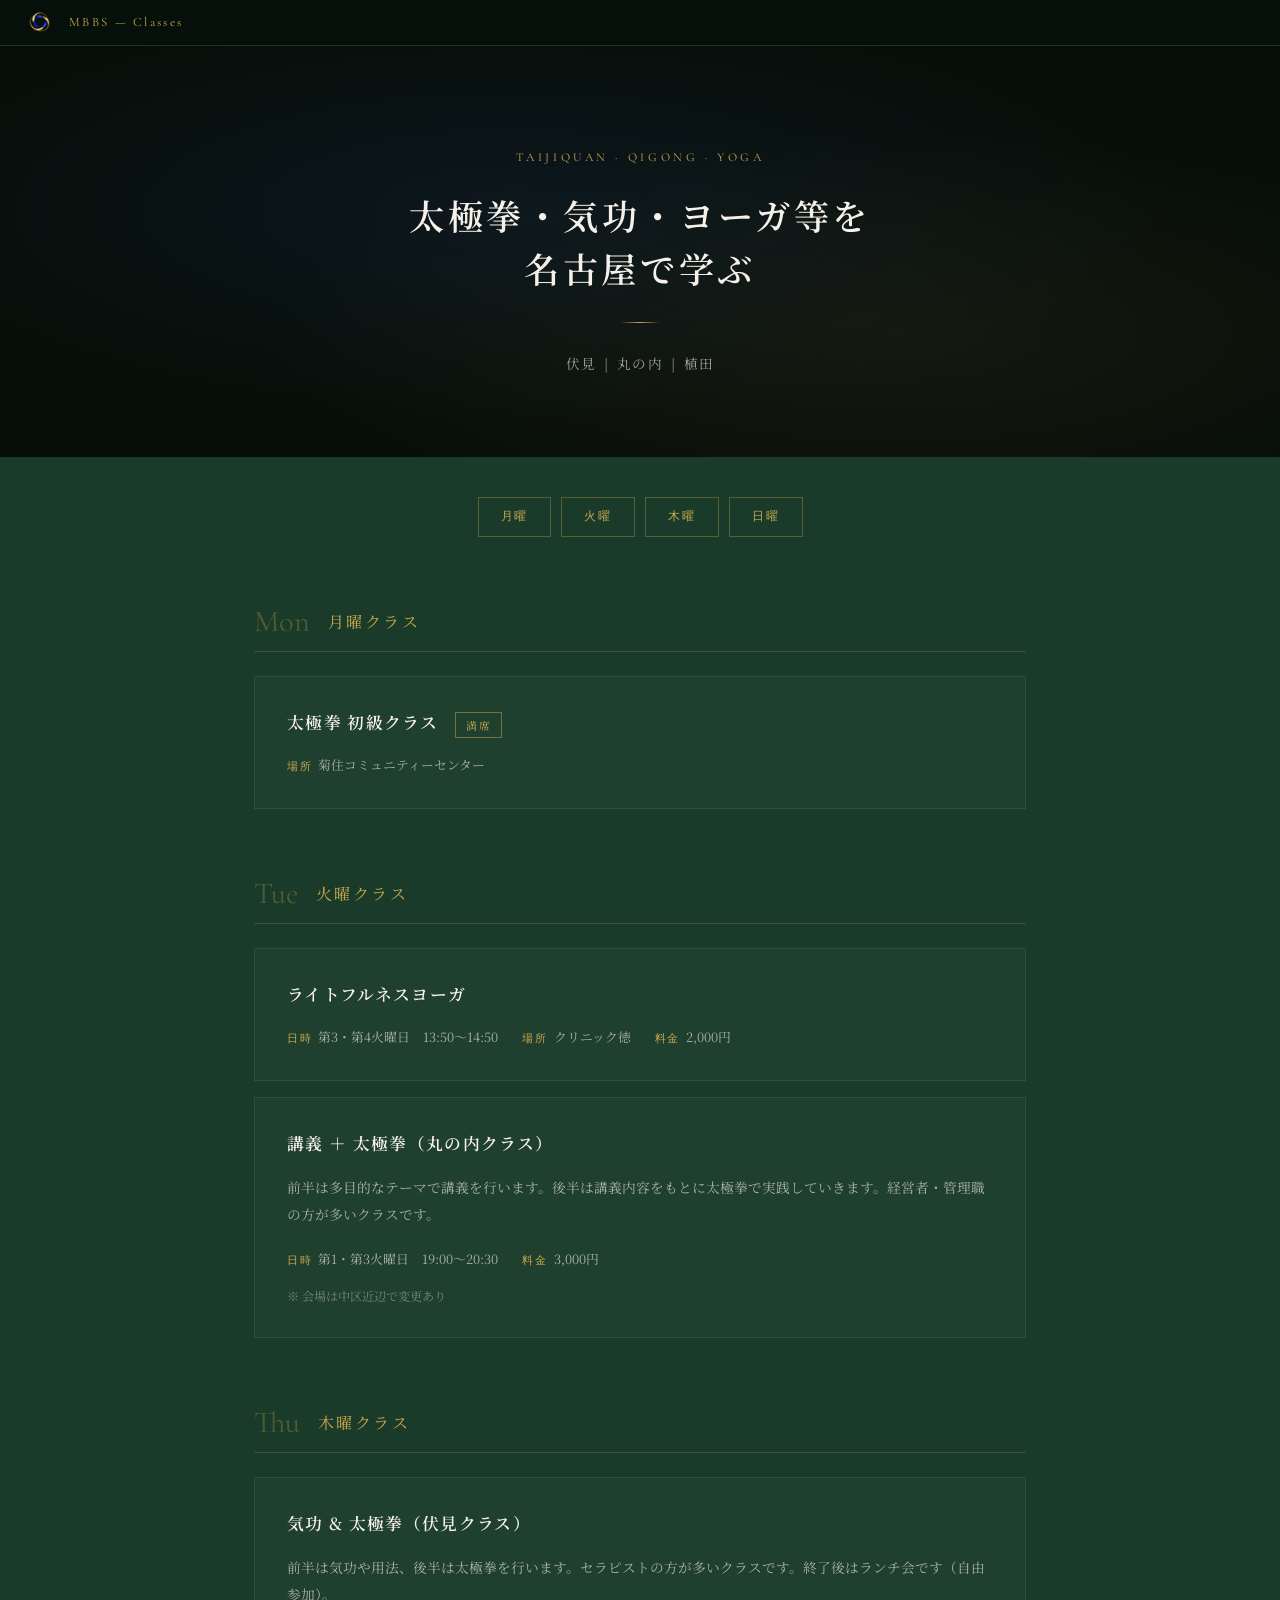
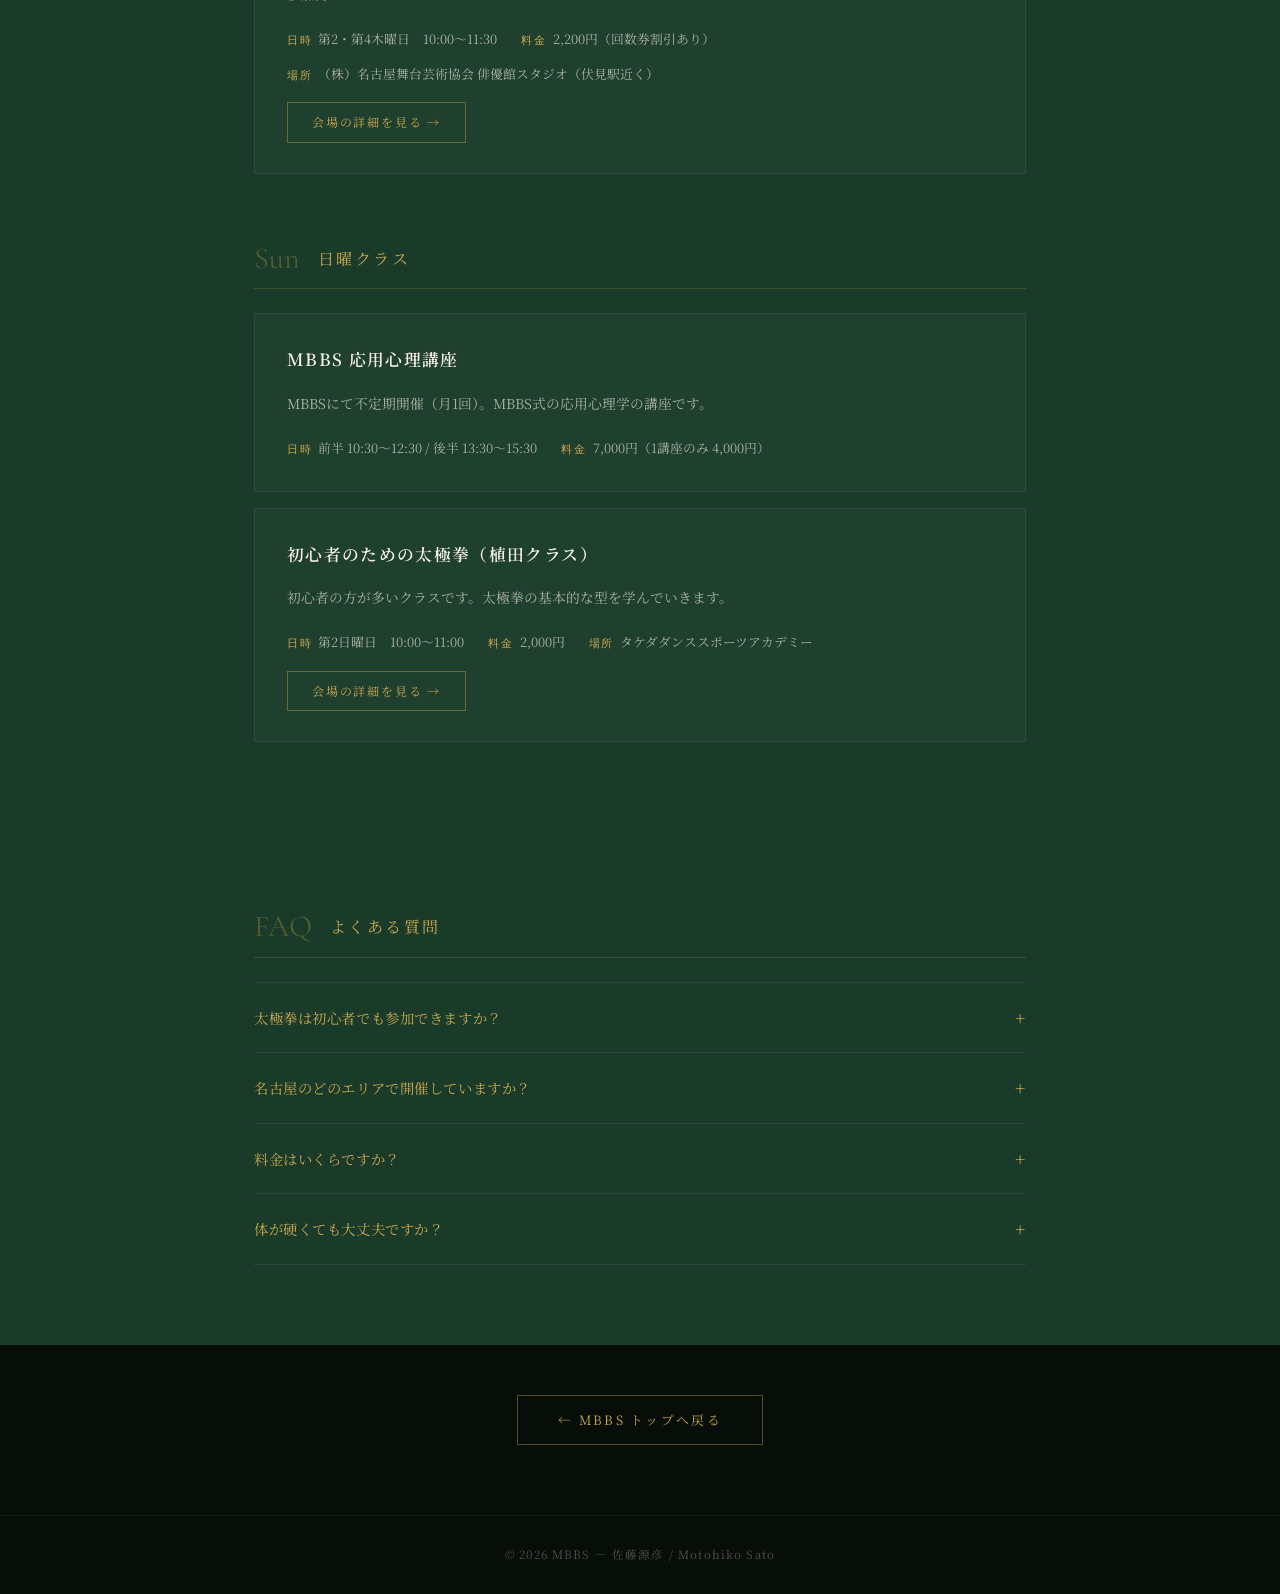
<file: classes.html>
<!DOCTYPE html>
<html lang="ja">
<head>
  <meta charset="UTF-8">
  <meta name="viewport" content="width=device-width, initial-scale=1.0">
  <title>太極拳・気功・ヨーガ教室 名古屋 | MBBS 佐藤源彦（伏見・丸の内・植田）</title>
  <meta name="description" content="名古屋で太極拳・気功・ヨーガを学ぶならMBBS。佐藤源彦が直接指導する少人数クラス。伏見・丸の内・植田エリアで月〜日曜開催。2,000円〜。初心者・セラピスト・経営者向けクラスあり。">

  <meta property="og:type"        content="website">
  <meta property="og:title"       content="太極拳・気功・ヨーガ教室 名古屋 | MBBS 佐藤源彦">
  <meta property="og:description" content="名古屋（伏見・丸の内・植田）で太極拳・気功・ヨーガを学ぶ。佐藤源彦が直接指導する少人数クラス。初心者歓迎。">
  <meta property="og:image"       content="image/mbbs-symbol.png">
  <meta property="og:url"         content="https://mbbs-ai.jimdofree.com/classes">
  <link rel="canonical"           href="https://mbbs-ai.jimdofree.com/classes">

  <script type="application/ld+json">
  {
    "@context": "https://schema.org",
    "@graph": [
      {
        "@type": "EducationOrganization",
        "name": "MBBS 太極拳・気功・ヨーガ教室",
        "description": "名古屋市内（伏見・丸の内・植田）で開催する太極拳・気功・ヨーガ・応用心理講座。佐藤源彦が全クラスを直接指導する少人数制の教室。",
        "url": "https://mbbs-ai.jimdofree.com/classes",
        "address": {
          "@type": "PostalAddress",
          "addressLocality": "名古屋市",
          "addressRegion": "愛知県",
          "addressCountry": "JP"
        },
        "areaServed": "名古屋市（伏見・丸の内・植田）",
        "sameAs": [
          "https://linktr.ee/motohiko.sato",
          "https://www.youtube.com/@AICoCreation",
          "https://note.com/mbbs"
        ]
      },
      {
        "@type": "Person",
        "name": "佐藤源彦",
        "jobTitle": "MBBS代表 / 太極拳・気功指導者",
        "worksFor": { "@type": "Organization", "name": "MBBS" }
      },
      {
        "@type": "ItemList",
        "name": "MBBSクラス一覧",
        "itemListElement": [
          {
            "@type": "ListItem",
            "position": 1,
            "item": {
              "@type": "Course",
              "name": "ライトフルネスヨーガ",
              "description": "第3・第4火曜日 13:50〜14:50。クリニック徳にて。2,000円。",
              "provider": { "@type": "Organization", "name": "MBBS" },
              "offers": { "@type": "Offer", "price": "2000", "priceCurrency": "JPY" }
            }
          },
          {
            "@type": "ListItem",
            "position": 2,
            "item": {
              "@type": "Course",
              "name": "講義＋太極拳（丸の内クラス）",
              "description": "第1・第3火曜日 19:00〜20:30。経営者・管理職向け。3,000円。",
              "provider": { "@type": "Organization", "name": "MBBS" },
              "offers": { "@type": "Offer", "price": "3000", "priceCurrency": "JPY" }
            }
          },
          {
            "@type": "ListItem",
            "position": 3,
            "item": {
              "@type": "Course",
              "name": "気功＆太極拳（伏見クラス）",
              "description": "第2・第4木曜日 10:00〜11:30。伏見駅近く。2,200円（回数券割引あり）。",
              "provider": { "@type": "Organization", "name": "MBBS" },
              "offers": { "@type": "Offer", "price": "2200", "priceCurrency": "JPY" }
            }
          },
          {
            "@type": "ListItem",
            "position": 4,
            "item": {
              "@type": "Course",
              "name": "初心者のための太極拳（植田クラス）",
              "description": "第2日曜日 10:00〜11:00。タケダダンススポーツアカデミー。2,000円。",
              "provider": { "@type": "Organization", "name": "MBBS" },
              "offers": { "@type": "Offer", "price": "2000", "priceCurrency": "JPY" }
            }
          },
          {
            "@type": "ListItem",
            "position": 5,
            "item": {
              "@type": "Course",
              "name": "MBBS応用心理講座",
              "description": "月1回不定期開催。4,000円〜7,000円。",
              "provider": { "@type": "Organization", "name": "MBBS" },
              "offers": { "@type": "Offer", "price": "4000", "priceCurrency": "JPY" }
            }
          }
        ]
      },
      {
        "@type": "FAQPage",
        "mainEntity": [
          {
            "@type": "Question",
            "name": "太極拳は初心者でも参加できますか？",
            "acceptedAnswer": { "@type": "Answer", "text": "はい。植田クラスは初心者向けで、基本的な型から丁寧に学べます。運動経験は不要です。" }
          },
          {
            "@type": "Question",
            "name": "名古屋のどのエリアで開催していますか？",
            "acceptedAnswer": { "@type": "Answer", "text": "伏見・丸の内・植田の3エリアで開催しています。曜日によって会場が異なります。" }
          },
          {
            "@type": "Question",
            "name": "料金はいくらですか？",
            "acceptedAnswer": { "@type": "Answer", "text": "クラスによって異なります。ヨーガ・太極拳初級は2,000円、気功＆太極拳は2,200円（回数券割引あり）、丸の内クラスは3,000円、応用心理講座は4,000円〜7,000円です。" }
          },
          {
            "@type": "Question",
            "name": "体が硬くても大丈夫ですか？",
            "acceptedAnswer": { "@type": "Answer", "text": "問題ありません。太極拳・気功・ヨーガはいずれも身体の柔軟性より意識の使い方を重視する動きです。初心者・固い身体の方でも無理なく始められます。" }
          }
        ]
      }
    ]
  }
  </script>

  <link rel="preconnect" href="https://fonts.googleapis.com">
  <link rel="preconnect" href="https://fonts.gstatic.com" crossorigin>
  <link href="https://fonts.googleapis.com/css2?family=Noto+Serif+JP:wght@300;400;600&family=Cormorant+Garamond:ital,wght@0,300;0,400;1,300&display=swap" rel="stylesheet">

  <style>
    :root {
      --green:      #1A3A2A;
      --green-dark: #0d1f16;
      --night:      #070e09;
      --gold:       #C9A84C;
      --gold-light: #e0c06a;
      --ivory:      #F5F0E8;
      --ivory-dim:  rgba(245,240,232,0.65);
    }

    *, *::before, *::after { box-sizing: border-box; margin: 0; padding: 0; }
    html { scroll-behavior: smooth; }

    body {
      background: var(--green);
      color: var(--ivory);
      font-family: 'Noto Serif JP', 'Hiragino Mincho ProN', Georgia, serif;
      line-height: 1.9;
      padding-top: 46px;
    }

    /* TOPBAR */
    .topbar {
      position: fixed;
      top: 0; left: 0; right: 0;
      height: 46px;
      background: rgba(5,14,8,0.92);
      backdrop-filter: blur(8px);
      border-bottom: 1px solid rgba(201,168,76,0.2);
      display: flex;
      align-items: center;
      justify-content: space-between;
      padding: 0 20px;
      z-index: 200;
    }
    .topbar-brand {
      display: flex;
      align-items: center;
      gap: 10px;
      text-decoration: none;
    }
    .topbar-symbol { height: 26px; width: auto; }
    .topbar-brand-text {
      font-family: 'Cormorant Garamond', Georgia, serif;
      font-size: 0.8rem;
      letter-spacing: 0.18em;
      color: var(--gold);
    }

    /* HERO */
    .classes-hero {
      background:
        radial-gradient(ellipse at 40% 40%, rgba(30,58,110,0.2) 0%, transparent 60%),
        radial-gradient(ellipse at 70% 70%, rgba(201,168,76,0.07) 0%, transparent 50%),
        var(--night);
      padding: 100px 24px 80px;
      text-align: center;
    }
    .hero-label {
      font-family: 'Cormorant Garamond', Georgia, serif;
      font-size: 0.75rem;
      letter-spacing: 0.3em;
      color: var(--gold);
      text-transform: uppercase;
      margin-bottom: 20px;
    }
    .hero-title {
      font-size: clamp(1.4rem, 4vw, 2.2rem);
      font-weight: 600;
      letter-spacing: 0.1em;
      line-height: 1.5;
    }
    .hero-sub {
      margin-top: 16px;
      font-size: 0.85rem;
      color: var(--ivory-dim);
      letter-spacing: 0.08em;
    }
    .divider {
      width: 40px;
      height: 1px;
      background: linear-gradient(90deg, transparent, var(--gold), transparent);
      margin: 28px auto;
    }

    /* DAY NAV */
    .day-nav {
      display: flex;
      justify-content: center;
      flex-wrap: wrap;
      gap: 10px;
      padding: 40px 24px 0;
      max-width: 700px;
      margin: 0 auto;
    }
    .day-nav a {
      padding: 7px 22px;
      border: 1px solid rgba(201,168,76,0.35);
      color: var(--gold);
      font-size: 0.78rem;
      letter-spacing: 0.15em;
      text-decoration: none;
      transition: background 0.3s;
      font-family: 'Cormorant Garamond', Georgia, serif;
    }
    .day-nav a:hover { background: rgba(201,168,76,0.08); }

    /* BODY */
    .classes-body {
      max-width: 820px;
      margin: 0 auto;
      padding: 70px 24px 100px;
    }

    /* DAY BLOCK */
    .day-block {
      margin-bottom: 70px;
      opacity: 0;
      transform: translateY(20px);
      transition: opacity 0.75s ease, transform 0.75s ease;
    }
    .day-block.visible { opacity: 1; transform: translateY(0); }

    .day-header {
      display: flex;
      align-items: center;
      gap: 18px;
      margin-bottom: 24px;
      padding-bottom: 14px;
      border-bottom: 1px solid rgba(201,168,76,0.2);
    }
    .day-en {
      font-family: 'Cormorant Garamond', Georgia, serif;
      font-size: 1.9rem;
      color: rgba(201,168,76,0.3);
      line-height: 1;
      flex-shrink: 0;
    }
    .day-ja {
      font-size: 1rem;
      letter-spacing: 0.15em;
      color: var(--gold);
    }

    /* CLASS CARD */
    .class-card {
      background: rgba(255,255,255,0.025);
      border: 1px solid rgba(255,255,255,0.07);
      padding: 30px 32px;
      margin-bottom: 16px;
      position: relative;
      transition: border-color 0.3s;
    }
    .class-card:hover { border-color: rgba(201,168,76,0.3); }

    .class-name {
      font-size: 1.05rem;
      letter-spacing: 0.08em;
      color: var(--ivory);
      margin-bottom: 14px;
      font-weight: 600;
    }
    .class-name .badge-full {
      display: inline-block;
      margin-left: 12px;
      padding: 2px 10px;
      font-size: 0.68rem;
      letter-spacing: 0.1em;
      border: 1px solid rgba(201,168,76,0.5);
      color: var(--gold);
      vertical-align: middle;
      font-weight: 400;
    }

    .class-desc {
      font-size: 0.86rem;
      color: var(--ivory-dim);
      line-height: 2;
      margin-bottom: 18px;
    }

    .class-meta {
      display: flex;
      flex-wrap: wrap;
      gap: 10px 24px;
      font-size: 0.8rem;
      color: var(--ivory-dim);
    }
    .class-meta span { display: flex; align-items: baseline; gap: 6px; }
    .class-meta .meta-label {
      font-family: 'Cormorant Garamond', Georgia, serif;
      font-size: 0.68rem;
      letter-spacing: 0.15em;
      color: var(--gold);
      text-transform: uppercase;
    }

    .class-note {
      margin-top: 12px;
      font-size: 0.76rem;
      color: rgba(245,240,232,0.4);
    }

    .class-link {
      display: inline-block;
      margin-top: 16px;
      padding: 8px 24px;
      border: 1px solid rgba(201,168,76,0.4);
      color: var(--gold);
      font-size: 0.75rem;
      letter-spacing: 0.15em;
      text-decoration: none;
      transition: background 0.3s;
    }
    .class-link:hover { background: rgba(201,168,76,0.08); }

    /* FAQ */
    .faq-section {
      max-width: 820px;
      margin: 0 auto;
      padding: 0 24px 80px;
    }
    .faq-section .day-header {
      margin-bottom: 24px;
      padding-bottom: 14px;
      border-bottom: 1px solid rgba(201,168,76,0.2);
    }
    .faq-list details {
      border-bottom: 1px solid rgba(255,255,255,0.07);
      padding: 18px 0;
    }
    .faq-list details:first-child { border-top: 1px solid rgba(255,255,255,0.07); }
    .faq-list summary {
      cursor: pointer;
      list-style: none;
      display: flex;
      justify-content: space-between;
      align-items: center;
      gap: 16px;
      color: var(--gold);
      font-size: 0.9rem;
      letter-spacing: 0.04em;
    }
    .faq-list summary::-webkit-details-marker { display: none; }
    .faq-list summary::after {
      content: '+';
      font-size: 1.1rem;
      flex-shrink: 0;
      transition: transform 0.3s;
    }
    .faq-list details[open] summary::after { transform: rotate(45deg); }
    .faq-list details p {
      margin-top: 12px;
      font-size: 0.84rem;
      line-height: 2;
      color: var(--ivory-dim);
    }

    /* FOOTER */
    .back-area {
      text-align: center;
      padding: 50px 24px 70px;
      background: var(--night);
    }
    .back-link {
      display: inline-block;
      padding: 12px 40px;
      border: 1px solid rgba(201,168,76,0.4);
      color: var(--gold);
      font-size: 0.8rem;
      letter-spacing: 0.18em;
      text-decoration: none;
      transition: background 0.3s;
    }
    .back-link:hover { background: rgba(201,168,76,0.08); }

    footer {
      background: var(--night);
      text-align: center;
      padding: 28px 24px;
      font-size: 0.72rem;
      color: rgba(245,240,232,0.3);
      letter-spacing: 0.1em;
      border-top: 1px solid rgba(255,255,255,0.04);
    }

    @media (max-width: 600px) {
      .class-card { padding: 22px 18px; }
    }
  </style>
</head>
<body>

  <div class="topbar">
    <a class="topbar-brand" href="index.html">
      <img src="image/mbbs-symbol.png" alt="MBBS" class="topbar-symbol">
      <span class="topbar-brand-text">MBBS — Classes</span>
    </a>
  </div>

  <!-- Hero -->
  <section class="classes-hero">
    <p class="hero-label">Taijiquan · Qigong · Yoga</p>
    <h1 class="hero-title">太極拳・気功・ヨーガ等を<br>名古屋で学ぶ</h1>
    <div class="divider"></div>
    <p class="hero-sub">伏見 &nbsp;|&nbsp; 丸の内 &nbsp;|&nbsp; 植田</p>
  </section>

  <nav class="day-nav">
    <a href="#monday">月曜</a>
    <a href="#tuesday">火曜</a>
    <a href="#thursday">木曜</a>
    <a href="#sunday">日曜</a>
  </nav>

  <!-- Body -->
  <section class="classes-body">

    <!-- 月曜 -->
    <div class="day-block" id="monday">
      <div class="day-header">
        <span class="day-en">Mon</span>
        <span class="day-ja">月曜クラス</span>
      </div>

      <div class="class-card">
        <div class="class-name">
          太極拳 初級クラス
          <span class="badge-full">満席</span>
        </div>
        <div class="class-meta">
          <span><span class="meta-label">場所</span>菊住コミュニティーセンター</span>
        </div>
      </div>
    </div>

    <!-- 火曜 -->
    <div class="day-block" id="tuesday">
      <div class="day-header">
        <span class="day-en">Tue</span>
        <span class="day-ja">火曜クラス</span>
      </div>

      <div class="class-card">
        <div class="class-name">ライトフルネスヨーガ</div>
        <div class="class-meta">
          <span><span class="meta-label">日時</span>第3・第4火曜日　13:50〜14:50</span>
          <span><span class="meta-label">場所</span>クリニック徳</span>
          <span><span class="meta-label">料金</span>2,000円</span>
        </div>
      </div>

      <div class="class-card">
        <div class="class-name">講義 ＋ 太極拳（丸の内クラス）</div>
        <div class="class-desc">
          前半は多目的なテーマで講義を行います。後半は講義内容をもとに太極拳で実践していきます。経営者・管理職の方が多いクラスです。
        </div>
        <div class="class-meta">
          <span><span class="meta-label">日時</span>第1・第3火曜日　19:00〜20:30</span>
          <span><span class="meta-label">料金</span>3,000円</span>
        </div>
        <p class="class-note">※ 会場は中区近辺で変更あり</p>
      </div>
    </div>

    <!-- 木曜 -->
    <div class="day-block" id="thursday">
      <div class="day-header">
        <span class="day-en">Thu</span>
        <span class="day-ja">木曜クラス</span>
      </div>

      <div class="class-card">
        <div class="class-name">気功 &amp; 太極拳（伏見クラス）</div>
        <div class="class-desc">
          前半は気功や用法、後半は太極拳を行います。セラピストの方が多いクラスです。終了後はランチ会です（自由参加）。
        </div>
        <div class="class-meta">
          <span><span class="meta-label">日時</span>第2・第4木曜日　10:00〜11:30</span>
          <span><span class="meta-label">料金</span>2,200円（回数券割引あり）</span>
          <span><span class="meta-label">場所</span>（株）名古屋舞台芸術協会 俳優館スタジオ（伏見駅近く）</span>
        </div>
        <a class="class-link" href="http://www.hi-you-can.com/" target="_blank" rel="noopener">会場の詳細を見る →</a>
      </div>
    </div>

    <!-- 日曜 -->
    <div class="day-block" id="sunday">
      <div class="day-header">
        <span class="day-en">Sun</span>
        <span class="day-ja">日曜クラス</span>
      </div>

      <div class="class-card">
        <div class="class-name">MBBS 応用心理講座</div>
        <div class="class-desc">
          MBBSにて不定期開催（月1回）。MBBS式の応用心理学の講座です。
        </div>
        <div class="class-meta">
          <span><span class="meta-label">日時</span>前半 10:30〜12:30 / 後半 13:30〜15:30</span>
          <span><span class="meta-label">料金</span>7,000円（1講座のみ 4,000円）</span>
        </div>
      </div>

      <div class="class-card">
        <div class="class-name">初心者のための太極拳（植田クラス）</div>
        <div class="class-desc">
          初心者の方が多いクラスです。太極拳の基本的な型を学んでいきます。
        </div>
        <div class="class-meta">
          <span><span class="meta-label">日時</span>第2日曜日　10:00〜11:00</span>
          <span><span class="meta-label">料金</span>2,000円</span>
          <span><span class="meta-label">場所</span>タケダダンススポーツアカデミー</span>
        </div>
        <a class="class-link" href="https://www.takeda-dance.com/" target="_blank" rel="noopener">会場の詳細を見る →</a>
      </div>
    </div>

  </section>

  <!-- FAQ -->
  <section class="faq-section">
    <div class="day-header">
      <span class="day-en">FAQ</span>
      <span class="day-ja">よくある質問</span>
    </div>
    <div class="faq-list">
      <details>
        <summary>太極拳は初心者でも参加できますか？</summary>
        <p>はい。植田クラスは初心者向けで、基本的な型から丁寧に学べます。運動経験・体力は問いません。</p>
      </details>
      <details>
        <summary>名古屋のどのエリアで開催していますか？</summary>
        <p>伏見・丸の内・植田の3エリアで開催しています。曜日によって会場が異なります。お近くのクラスからお気軽にご参加ください。</p>
      </details>
      <details>
        <summary>料金はいくらですか？</summary>
        <p>クラスによって異なります。ヨーガ・太極拳初級は2,000円、気功＆太極拳（伏見）は2,200円（回数券割引あり）、丸の内クラスは3,000円、応用心理講座は4,000円〜7,000円です。</p>
      </details>
      <details>
        <summary>体が硬くても大丈夫ですか？</summary>
        <p>まったく問題ありません。太極拳・気功・ヨーガはいずれも、身体の柔軟性より「意識の使い方」を重視する動きです。むしろ初心者・固い身体の方が素直に身につけやすいこともあります。</p>
      </details>
    </div>
  </section>

  <div class="back-area">
    <a href="index.html" class="back-link">← MBBS トップへ戻る</a>
  </div>

  <footer>
    <p>© 2026 MBBS — 佐藤源彦 / Motohiko Sato</p>
  </footer>

  <script>
    const blocks = document.querySelectorAll('.day-block');
    const obs = new IntersectionObserver(entries => {
      entries.forEach(e => { if (e.isIntersecting) { e.target.classList.add('visible'); obs.unobserve(e.target); } });
    }, { threshold: 0.08 });
    blocks.forEach(b => obs.observe(b));
  </script>

</body>
</html>
</file>
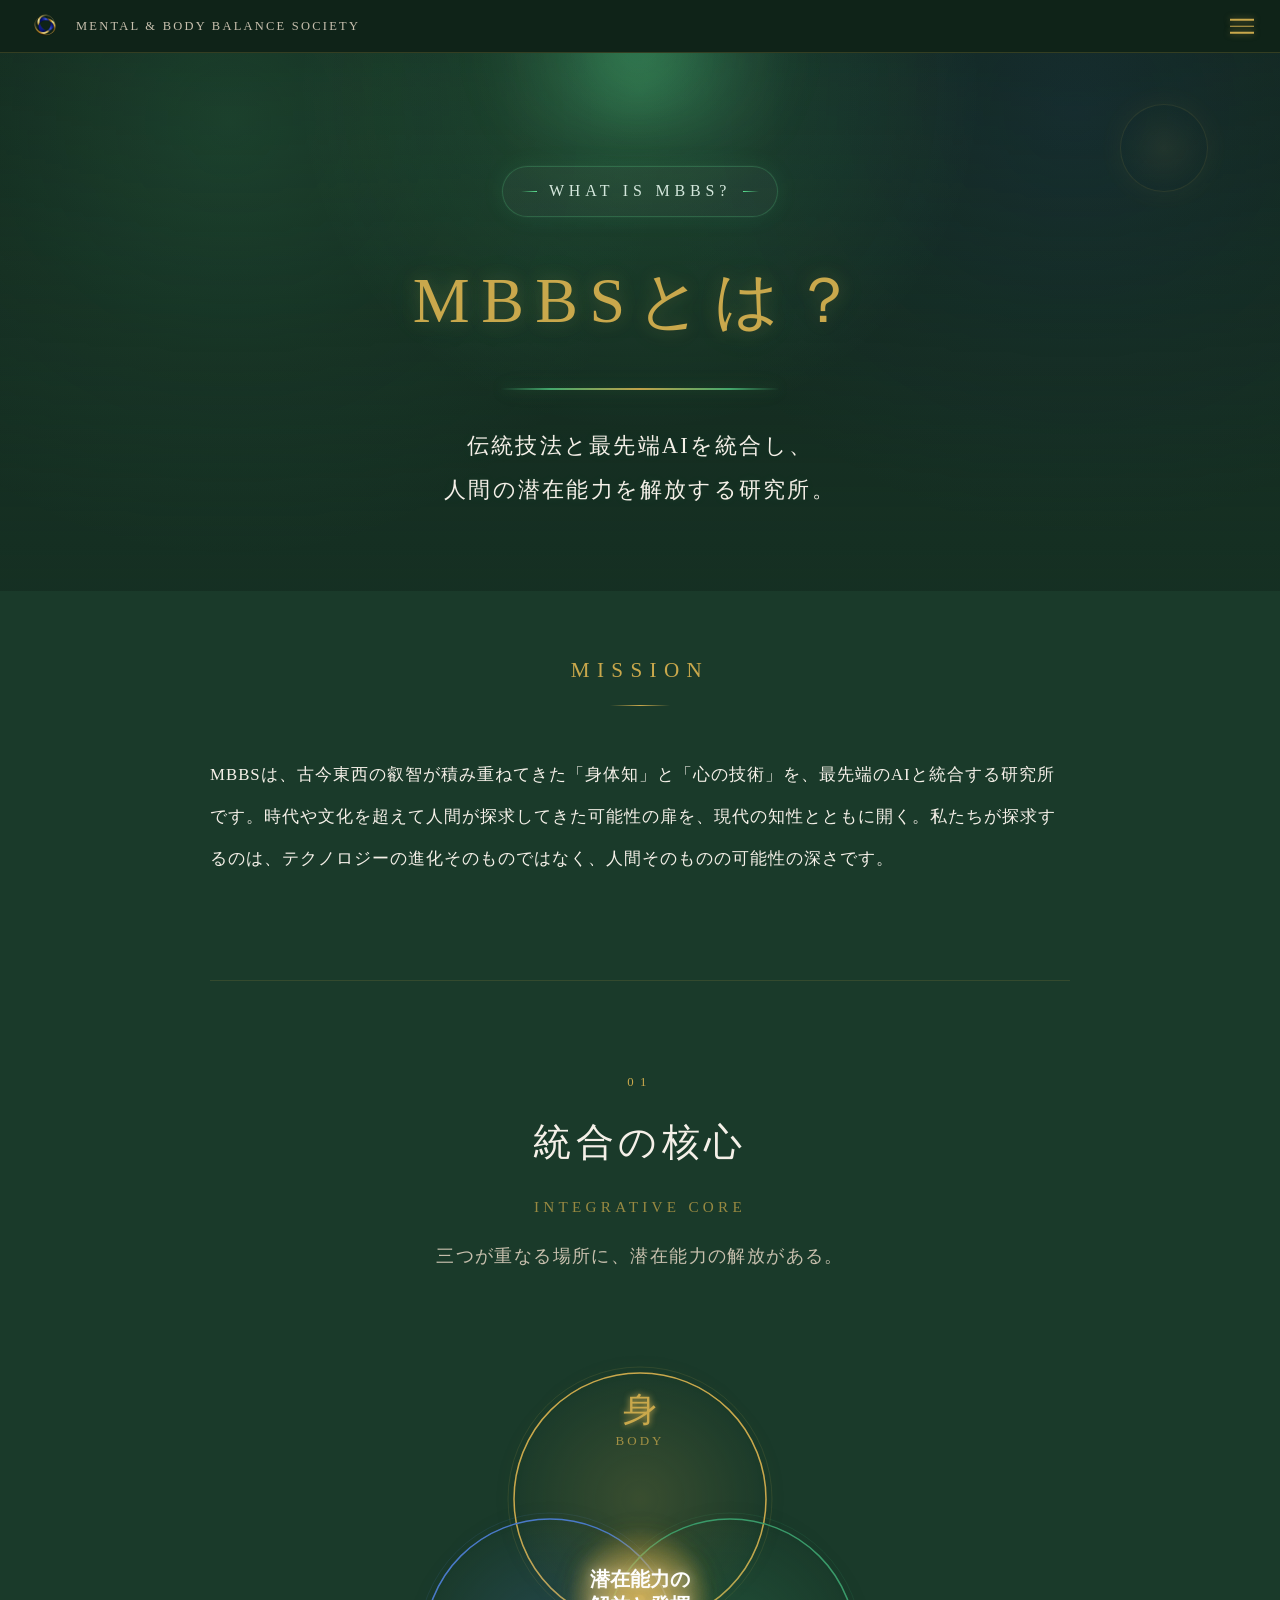
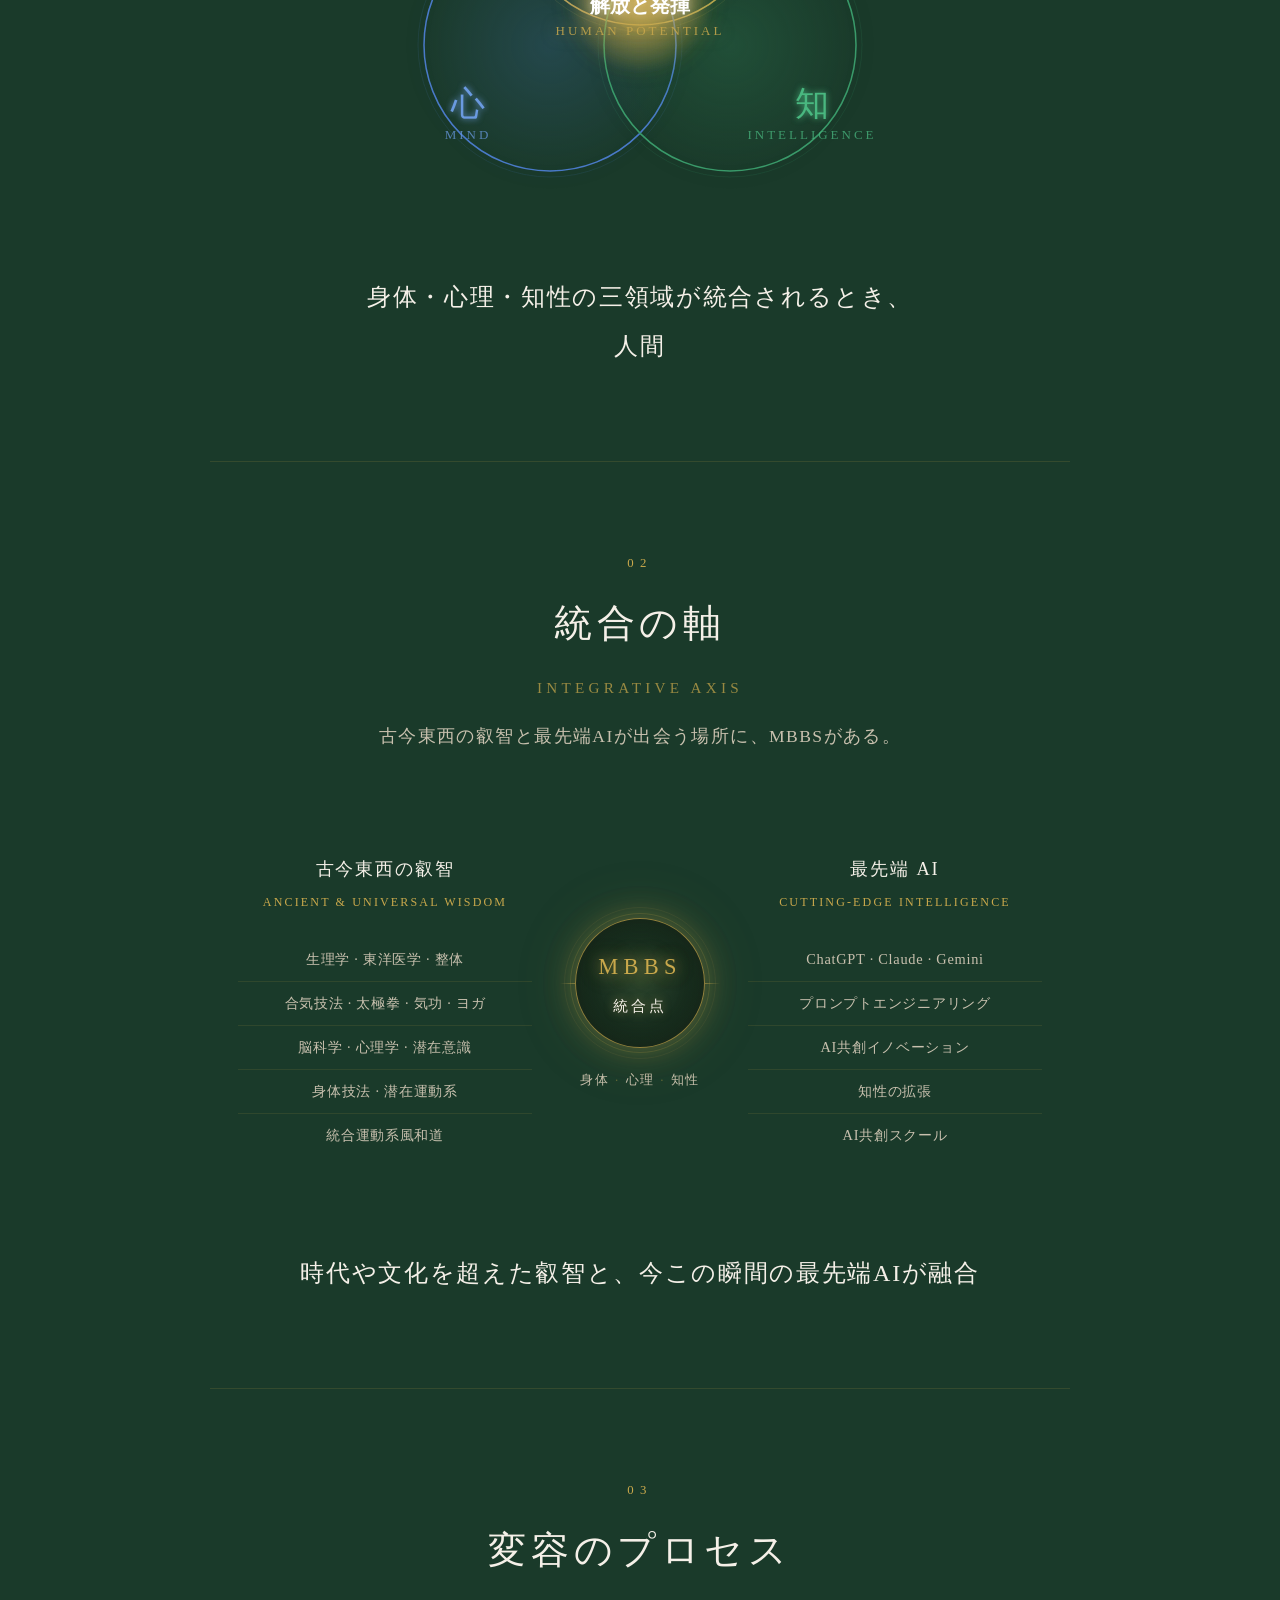
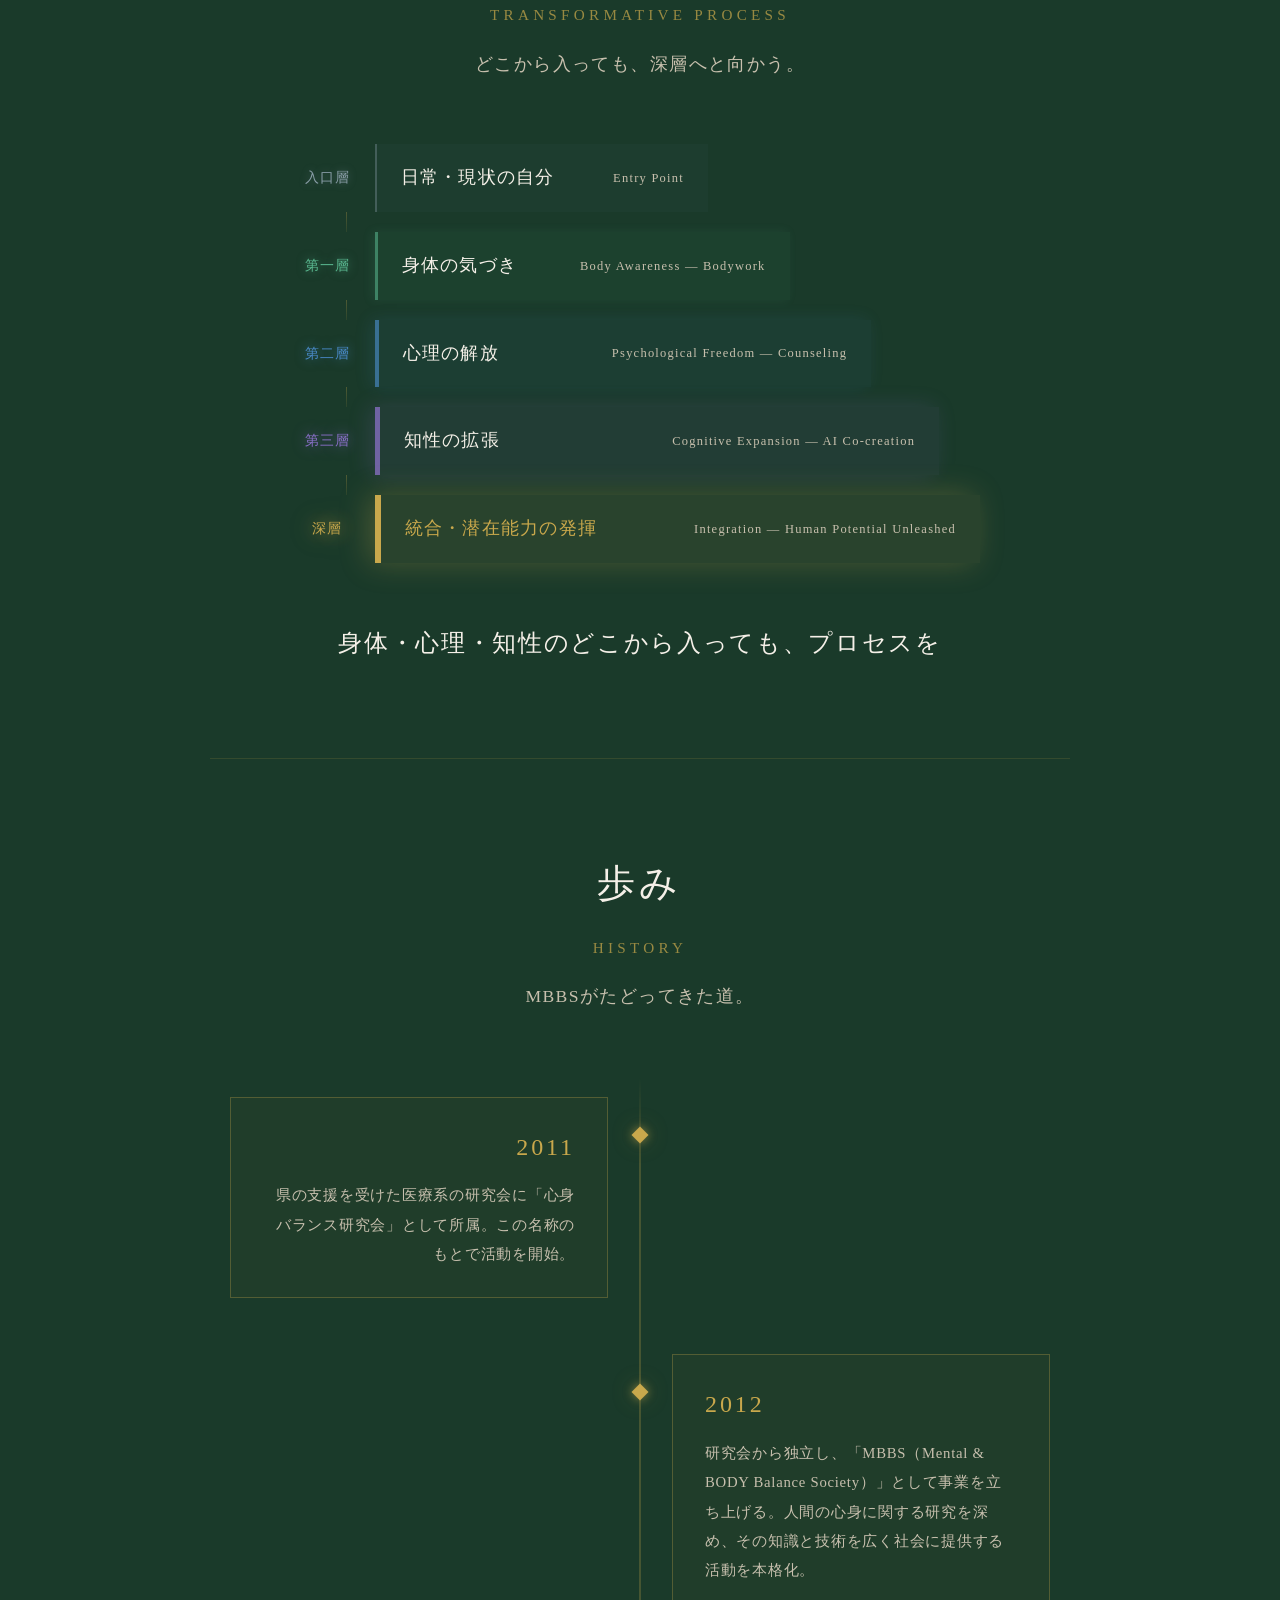
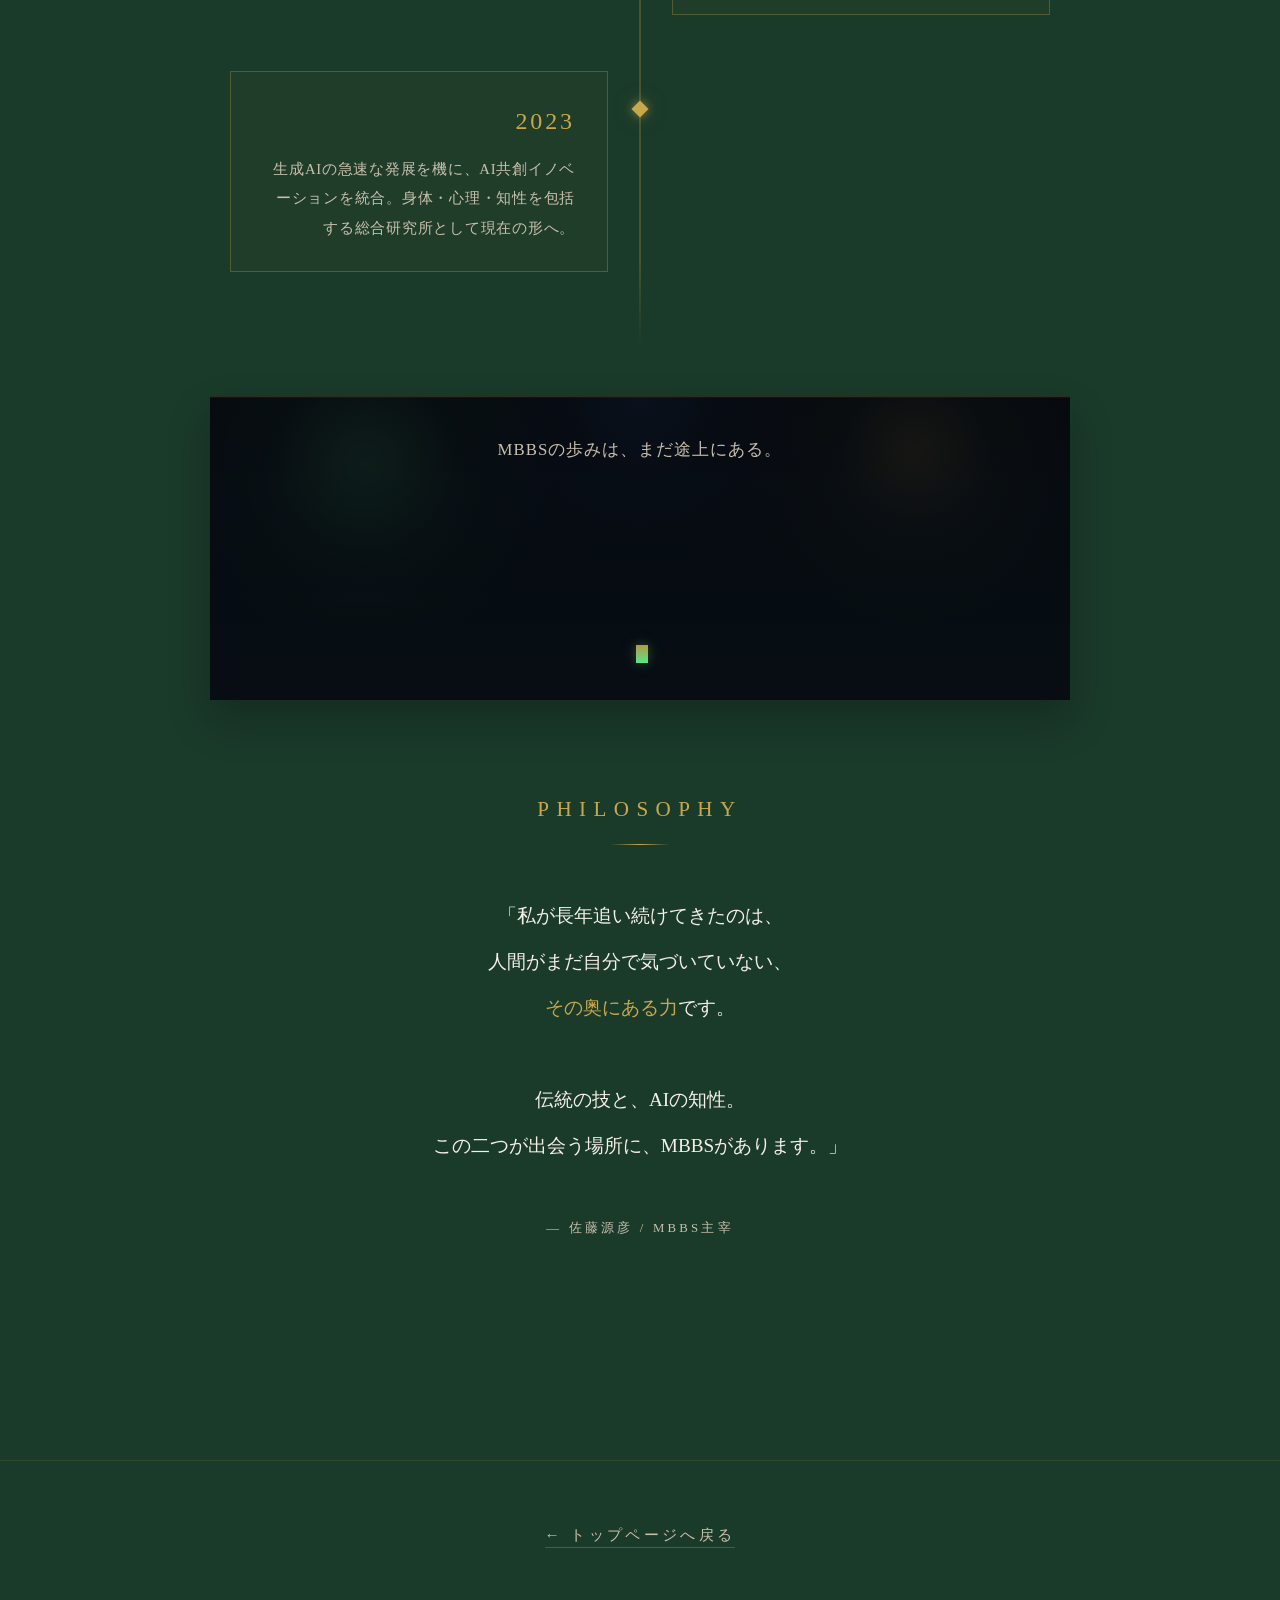
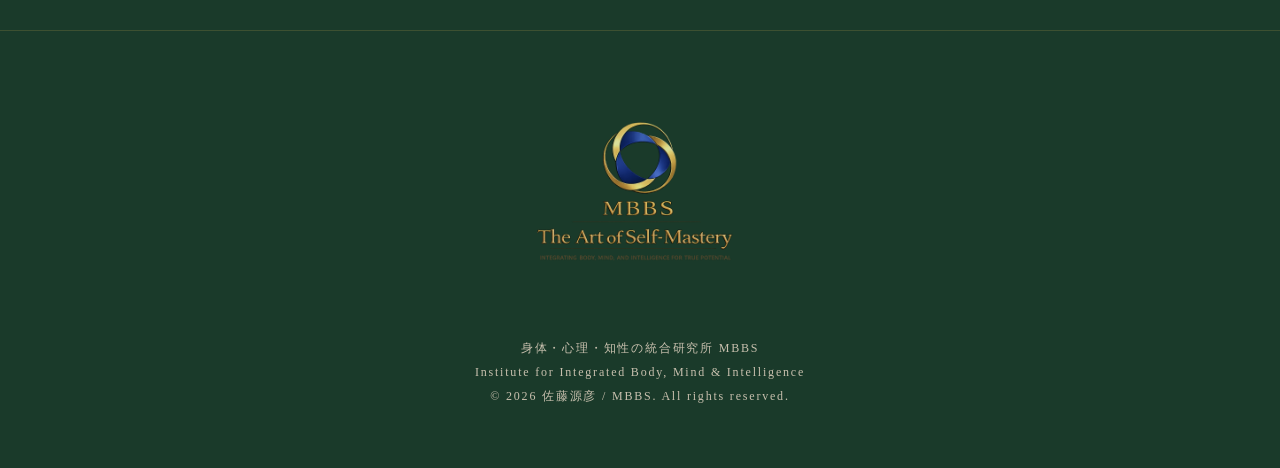
<file: concept.html>
<!DOCTYPE html>
<html lang="ja">
<head>
  <meta charset="UTF-8">
  <meta name="viewport" content="width=device-width, initial-scale=1.0">
  <title>MBBSとは？ — 身体・心理・知性の統合研究所</title>
  <meta name="description" content="MBBS（身体・心理・知性の統合研究所）のコンセプトページ。佐藤源彦が追求する、古今東西の叡智とAIを統合した人間の潜在能力解放のビジョンを解説します。">
  <link rel="stylesheet" href="style.css">
  <link rel="stylesheet" href="concept.css">
</head>
<body>

  <!-- TOPBAR -->
  <div class="topbar">
    <a class="topbar-brand" href="index.html">
      <img src="./image/mbbs-symbol.png" alt="MBBS" class="topbar-symbol">
      <span class="topbar-brand-text">Mental &amp; BODY Balance Society</span>
    </a>
    <button class="nav-open" aria-label="メニューを開く" onclick="openNav()">
      <span></span><span></span><span></span>
    </button>
  </div>

  <!-- OVERLAY NAV -->
  <nav class="nav-overlay" id="navOverlay" aria-hidden="true">
    <button class="nav-close" aria-label="メニューを閉じる" onclick="closeNav()">×</button>
    <ul class="nav-links">
      <li><a href="concept.html" onclick="closeNav()"><span class="nav-en">Concept</span><span class="nav-ja">MBBSとは？</span></a></li>
      <li><a href="index.html#philosophy"><span class="nav-en">Mission</span><span class="nav-ja">ミッション</span></a></li>
      <li><a href="#" onclick="closeNav()"><span class="nav-en">Bodywork</span><span class="nav-ja">ボディワーク教室</span></a></li>
      <li><a href="https://www.youtube.com/@AICoCreation" target="_blank" rel="noopener"><span class="nav-en">YouTube</span><span class="nav-ja">AI共創イノベーション</span></a></li>
      <li><a href="https://note.com/mbbs" target="_blank" rel="noopener"><span class="nav-en">note</span><span class="nav-ja">AI共創マガジン ReNEON</span></a></li>
      <li><a href="https://linktr.ee/motohiko.sato" target="_blank" rel="noopener"><span class="nav-en">Links</span><span class="nav-ja">すべてのリンク</span></a></li>
      <li><a href="#" onclick="closeNav()"><span class="nav-en">Access</span><span class="nav-ja">アクセス</span></a></li>
    </ul>
  </nav>

  <!-- CONCEPT HERO -->
  <section id="concept-hero">
    <p class="section-label">What is MBBS?</p>
    <h1 class="concept-title">MBBSとは？</h1>
    <div class="divider"></div>
    <p class="concept-lead">
      伝統技法と最先端AIを統合し、<br>人間の潜在能力を解放する研究所。
    </p>
  </section>

  <!-- CONCEPT BODY -->
  <section id="concept-body">
    <div class="concept-inner">

      <div class="concept-block">
        <p class="section-label">Mission</p>
        <div class="divider"></div>
        <p class="concept-text">
          MBBSは、古今東西の叡智が積み重ねてきた「身体知」と「心の技術」を、最先端のAIと統合する研究所です。時代や文化を超えて人間が探求してきた可能性の扉を、現代の知性とともに開く。私たちが探求するのは、テクノロジーの進化そのものではなく、人間そのものの可能性の深さです。
        </p>
      </div>

      <!-- ──────────────────────────────────────────── -->
      <!-- INFOGRAPHIC 01: 三円統合図                    -->
      <!-- ──────────────────────────────────────────── -->
      <div class="ig-section" id="ig-trinity">
        <p class="ig-number">01</p>
        <h3 class="ig-title">統合の核心</h3>
        <p class="ig-title-en">Integrative Core</p>
        <p class="ig-subtitle">三つが重なる場所に、潜在能力の解放がある。</p>

        <div class="ig-wrap">
          <svg class="venn-svg" viewBox="0 0 500 480" xmlns="http://www.w3.org/2000/svg">
            <defs>
              <!-- グラデーション -->
              <radialGradient id="goldCenter" cx="50%" cy="50%" r="50%">
                <stop offset="0%"   stop-color="#C9A84C" stop-opacity="0.75"/>
                <stop offset="40%"  stop-color="#C9A84C" stop-opacity="0.30"/>
                <stop offset="100%" stop-color="#C9A84C" stop-opacity="0"/>
              </radialGradient>
              <radialGradient id="c1fill" cx="50%" cy="50%" r="50%">
                <stop offset="0%"   stop-color="#C9A84C" stop-opacity="0.18"/>
                <stop offset="100%" stop-color="#C9A84C" stop-opacity="0.01"/>
              </radialGradient>
              <radialGradient id="c2fill" cx="50%" cy="50%" r="50%">
                <stop offset="0%"   stop-color="#4a7ac8" stop-opacity="0.22"/>
                <stop offset="100%" stop-color="#4a7ac8" stop-opacity="0.01"/>
              </radialGradient>
              <radialGradient id="c3fill" cx="50%" cy="50%" r="50%">
                <stop offset="0%"   stop-color="#3a9a6a" stop-opacity="0.22"/>
                <stop offset="100%" stop-color="#3a9a6a" stop-opacity="0.01"/>
              </radialGradient>
              <!-- フィルター -->
              <filter id="glow-center" x="-50%" y="-50%" width="200%" height="200%">
                <feGaussianBlur stdDeviation="12" result="b"/>
                <feMerge><feMergeNode in="b"/><feMergeNode in="b"/><feMergeNode in="SourceGraphic"/></feMerge>
              </filter>
              <filter id="glow-dot">
                <feGaussianBlur stdDeviation="4" result="b"/>
                <feMerge><feMergeNode in="b"/><feMergeNode in="SourceGraphic"/></feMerge>
              </filter>
              <filter id="glow-c1" x="-30%" y="-30%" width="160%" height="160%">
                <feGaussianBlur stdDeviation="8" result="b"/>
                <feMerge><feMergeNode in="b"/><feMergeNode in="SourceGraphic"/></feMerge>
              </filter>
              <filter id="glow-c2" x="-30%" y="-30%" width="160%" height="160%">
                <feGaussianBlur stdDeviation="8" result="b"/>
                <feMerge><feMergeNode in="b"/><feMergeNode in="SourceGraphic"/></feMerge>
              </filter>
              <filter id="glow-c3" x="-30%" y="-30%" width="160%" height="160%">
                <feGaussianBlur stdDeviation="8" result="b"/>
                <feMerge><feMergeNode in="b"/><feMergeNode in="SourceGraphic"/></feMerge>
              </filter>
              <filter id="glow-text-gold">
                <feGaussianBlur stdDeviation="3" result="b"/>
                <feMerge><feMergeNode in="b"/><feMergeNode in="SourceGraphic"/></feMerge>
              </filter>
              <filter id="glow-text-blue">
                <feGaussianBlur stdDeviation="3" result="b"/>
                <feMerge><feMergeNode in="b"/><feMergeNode in="SourceGraphic"/></feMerge>
              </filter>
              <filter id="glow-text-green">
                <feGaussianBlur stdDeviation="3" result="b"/>
                <feMerge><feMergeNode in="b"/><feMergeNode in="SourceGraphic"/></feMerge>
              </filter>
            </defs>

            <!-- 外側ハロー（各円の背後の光） -->
            <circle cx="250" cy="162" r="132" fill="none"
              stroke="#C9A84C" stroke-width="1" stroke-opacity="0.12" filter="url(#glow-c1)" class="vc-halo vc-halo1"/>
            <circle cx="160" cy="308" r="132" fill="none"
              stroke="#4a7ac8" stroke-width="1" stroke-opacity="0.12" filter="url(#glow-c2)" class="vc-halo vc-halo2"/>
            <circle cx="340" cy="308" r="132" fill="none"
              stroke="#3a9a6a" stroke-width="1" stroke-opacity="0.12" filter="url(#glow-c3)" class="vc-halo vc-halo3"/>

            <!-- Three circles -->
            <circle class="vc vc1" cx="250" cy="162" r="126"
              fill="url(#c1fill)" stroke="#C9A84C" stroke-width="1.5"/>
            <circle class="vc vc2" cx="160" cy="308" r="126"
              fill="url(#c2fill)" stroke="#4a7ac8" stroke-width="1.5"/>
            <circle class="vc vc3" cx="340" cy="308" r="126"
              fill="url(#c3fill)" stroke="#3a9a6a" stroke-width="1.5"/>

            <!-- 回転ダッシュリング -->
            <circle class="vc-ring vc-ring1" cx="250" cy="162" r="126"
              fill="none" stroke="#C9A84C" stroke-width="0.6" stroke-opacity="0.4"
              stroke-dasharray="6 18"/>
            <circle class="vc-ring vc-ring2" cx="160" cy="308" r="126"
              fill="none" stroke="#4a7ac8" stroke-width="0.6" stroke-opacity="0.4"
              stroke-dasharray="6 18"/>
            <circle class="vc-ring vc-ring3" cx="340" cy="308" r="126"
              fill="none" stroke="#3a9a6a" stroke-width="0.6" stroke-opacity="0.4"
              stroke-dasharray="6 18"/>

            <!-- Center glow layers -->
            <circle class="vcg" cx="250" cy="263" r="72"
              fill="url(#goldCenter)" filter="url(#glow-center)"/>
            <circle class="vcg-inner" cx="250" cy="263" r="32"
              fill="#C9A84C" fill-opacity="0.12"/>
            <circle class="vdot" cx="250" cy="263" r="5"
              fill="#C9A84C" filter="url(#glow-dot)"/>

            <!-- Label: 身 -->
            <text class="vl-ja vl-gold" x="250" y="84" text-anchor="middle"
              filter="url(#glow-text-gold)">身</text>
            <text class="vl-en vl-en-gold" x="250" y="108" text-anchor="middle">Body</text>

            <!-- Label: 心 -->
            <text class="vl-ja vl-blue" x="78" y="378" text-anchor="middle"
              filter="url(#glow-text-blue)">心</text>
            <text class="vl-en vl-en-blue" x="78" y="402" text-anchor="middle">Mind</text>

            <!-- Label: 知 -->
            <text class="vl-ja vl-green" x="422" y="378" text-anchor="middle"
              filter="url(#glow-text-green)">知</text>
            <text class="vl-en vl-en-green" x="422" y="402" text-anchor="middle">Intelligence</text>

            <!-- Center text -->
            <text class="vc-ja" x="250" y="249" text-anchor="middle">潜在能力の</text>
            <text class="vc-ja" x="250" y="275" text-anchor="middle">解放と発揮</text>
            <text class="vc-en" x="250" y="298" text-anchor="middle">Human Potential</text>
          </svg>
        </div>

        <div class="ig-caption ig-caption--lead">
          <p
            class="ig-caption__typed"
            aria-live="polite"
            data-text="身体・心理・知性の三領域が統合されるとき、&#10;人間の潜在能力は自然に立ち上がる。"
          ></p>
        </div>
      </div>

      <!-- ──────────────────────────────────────────── -->
      <!-- INFOGRAPHIC 02: 叡智×AI 統合軸               -->
      <!-- ──────────────────────────────────────────── -->
      <div class="ig-section" id="ig-axis">
        <p class="ig-number">02</p>
        <h3 class="ig-title">統合の軸</h3>
        <p class="ig-title-en">Integrative Axis</p>
        <p class="ig-subtitle">古今東西の叡智と最先端AIが出会う場所に、MBBSがある。</p>

        <div class="ig-wrap">
          <div class="axis-diagram">

            <div class="axis-side axis-left">
              <p class="axis-head">古今東西の叡智</p>
              <p class="axis-head-en">Ancient &amp; Universal Wisdom</p>
              <ul class="axis-tags">
                <li>生理学 · 東洋医学 · 整体</li>
                <li>合気技法 · 太極拳 · 気功 · ヨガ</li>
                <li>脳科学 · 心理学 · 潜在意識</li>
                <li>身体技法 · 潜在運動系</li>
                <li>統合運動系風和道</li>
              </ul>
            </div>

            <div class="axis-mid">
              <div class="axis-line-wrap">
                <div class="axis-line-l"></div>
                <div class="axis-node">
                  <span class="axis-node-name">MBBS</span>
                  <span class="axis-node-sub">統合点</span>
                </div>
                <div class="axis-line-r"></div>
              </div>
              <div class="axis-pillars">
                <span>身体</span>
                <span class="axis-pillars-sep">·</span>
                <span>心理</span>
                <span class="axis-pillars-sep">·</span>
                <span>知性</span>
              </div>
            </div>

            <div class="axis-side axis-right">
              <p class="axis-head">最先端 AI</p>
              <p class="axis-head-en">Cutting-edge Intelligence</p>
              <ul class="axis-tags">
                <li>ChatGPT · Claude · Gemini</li>
                <li>プロンプトエンジニアリング</li>
                <li>AI共創イノベーション</li>
                <li>知性の拡張</li>
                <li>AI共創スクール</li>
              </ul>
            </div>

          </div>
        </div>

        <div class="ig-caption ig-caption--lead">
          <p
            class="ig-caption__typed ig-caption__typed--axis"
            aria-live="polite"
            data-text="時代や文化を超えた叡智と、今この瞬間の最先端AIが融合する。&#10;それがMBBSの独自の立ち位置。"
          ></p>
        </div>
      </div>

      <!-- ──────────────────────────────────────────── -->
      <!-- INFOGRAPHIC 03: 変容のレイヤー               -->
      <!-- ──────────────────────────────────────────── -->
      <div class="ig-section" id="ig-layer">
        <p class="ig-number">03</p>
        <h3 class="ig-title">変容のプロセス</h3>
        <p class="ig-title-en">Transformative Process</p>
        <p class="ig-subtitle">どこから入っても、深層へと向かう。</p>

        <div class="ig-wrap">
          <div class="layer-diagram">

            <div class="layer-row" data-d="0">
              <span class="layer-num">入口層</span>
              <div class="layer-bar">
                <span class="layer-ja">日常・現状の自分</span>
                <span class="layer-en">Entry Point</span>
              </div>
            </div>

            <div class="layer-conn"><div class="layer-line-v"></div></div>

            <div class="layer-row" data-d="1">
              <span class="layer-num">第一層</span>
              <div class="layer-bar">
                <span class="layer-ja">身体の気づき</span>
                <span class="layer-en">Body Awareness — Bodywork</span>
              </div>
            </div>

            <div class="layer-conn"><div class="layer-line-v"></div></div>

            <div class="layer-row" data-d="2">
              <span class="layer-num">第二層</span>
              <div class="layer-bar">
                <span class="layer-ja">心理の解放</span>
                <span class="layer-en">Psychological Freedom — Counseling</span>
              </div>
            </div>

            <div class="layer-conn"><div class="layer-line-v"></div></div>

            <div class="layer-row" data-d="3">
              <span class="layer-num">第三層</span>
              <div class="layer-bar">
                <span class="layer-ja">知性の拡張</span>
                <span class="layer-en">Cognitive Expansion — AI Co-creation</span>
              </div>
            </div>

            <div class="layer-conn"><div class="layer-line-v"></div></div>

            <div class="layer-row layer-final" data-d="4">
              <span class="layer-num">深層</span>
              <div class="layer-bar">
                <span class="layer-ja">統合・潜在能力の発揮</span>
                <span class="layer-en">Integration — Human Potential Unleashed</span>
              </div>
            </div>

          </div>
        </div>

        <div class="ig-caption ig-caption--lead">
          <p
            class="ig-caption__typed ig-caption__typed--layer"
            aria-live="polite"
            data-text="身体・心理・知性のどこから入っても、プロセスを経ることで統合へと向かう。&#10;変容は一度ではなく、らせん状に深まっていく。"
          ></p>
        </div>
      </div>

      <!-- ──────────────────────────────────────────── -->
      <!-- HISTORY: 歩み                              -->
      <!-- ──────────────────────────────────────────── -->
      <div class="ig-section" id="history">
        <h3 class="ig-title">歩み</h3>
        <p class="ig-title-en">History</p>
        <p class="ig-subtitle">MBBSがたどってきた道。</p>

        <div class="history-timeline">

          <div class="ht-item ht-left">
            <div class="ht-box">
              <p class="ht-year">2011</p>
              <p class="ht-text">県の支援を受けた医療系の研究会に「心身バランス研究会」として所属。この名称のもとで活動を開始。</p>
            </div>
            <div class="ht-diamond"></div>
          </div>

          <div class="ht-item ht-right">
            <div class="ht-box">
              <p class="ht-year">2012</p>
              <p class="ht-text">研究会から独立し、「MBBS（Mental & BODY Balance Society）」として事業を立ち上げる。人間の心身に関する研究を深め、その知識と技術を広く社会に提供する活動を本格化。</p>
            </div>
            <div class="ht-diamond"></div>
          </div>

          <div class="ht-item ht-left">
            <div class="ht-box">
              <p class="ht-year">2023</p>
              <p class="ht-text">生成AIの急速な発展を機に、AI共創イノベーションを統合。身体・心理・知性を包括する総合研究所として現在の形へ。</p>
            </div>
            <div class="ht-diamond"></div>
          </div>

        </div>

        <div class="history-vision">
          <p
            class="history-vision__typed"
            aria-live="polite"
            data-text="MBBSの歩みは、まだ途上にある。&#10;身体・心理・知性を統合するほど、人は自分自身という小宇宙の深さに気づく。&#10;そしてその探求は、いつしかこの宇宙そのものへの問いに変わっていく。&#10;&#10;伝統文化の理解と真の創造性を持った統合者——&#10;MBBSが育もうとしているのは、そのような新しい人間の在り方だ。"
          ></p>
          <span class="history-vision__cursor" aria-hidden="true"></span>
        </div>
      </div>

      <!-- Philosophy -->
      <div class="concept-block">
        <p class="section-label">Philosophy</p>
        <div class="divider"></div>
        <p class="philosophy-quote">
          「私が長年追い続けてきたのは、<br>
          人間がまだ自分で気づいていない、<br>
          <strong>その奥にある力</strong>です。<br><br>
          伝統の技と、AIの知性。<br>
          この二つが出会う場所に、MBBSがあります。」
        </p>
        <p class="philosophy-name">— 佐藤源彦 / MBBS主宰</p>
      </div>

    </div>
  </section>

  <!-- BACK LINK -->
  <div class="back-link-wrap">
    <a class="back-link" href="index.html">← トップページへ戻る</a>
  </div>

  <!-- FOOTER -->
  <footer>
    <img
      class="footer-logo"
      src="./image/mbbs-logo.png"
      alt="MBBS"
    >
    <p class="footer-copy">
      身体・心理・知性の統合研究所 MBBS<br>
      Institute for Integrated Body, Mind &amp; Intelligence<br>
      © 2026 佐藤源彦 / MBBS. All rights reserved.
    </p>
  </footer>

  <script>
    // スクロールで各セクションをフェードイン
    const historyTypingTarget = document.querySelector('.history-vision__typed');
    const historyTypingCursor = document.querySelector('.history-vision__cursor');
    const trinityTypingTarget = document.querySelector('.ig-caption__typed');
    const axisTypingTarget = document.querySelector('.ig-caption__typed--axis');
    const layerTypingTarget = document.querySelector('.ig-caption__typed--layer');

    function renderTypedText(target, text, count) {
      const visible = text.slice(0, count);
      target.innerHTML = visible.replace(/\n/g, '<br>');
    }

    function startTypedText(target, cursor) {
      if (!target || target.dataset.started === 'true') return;
      target.dataset.started = 'true';

      const source = target.dataset.text || '';
      let index = 0;

      function tick() {
        index += 1;
        renderTypedText(target, source, index);
        if (index < source.length) {
          const nextChar = source[index];
          const delay = nextChar === '\n' ? 260 : nextChar === '。' ? 110 : 34;
          window.setTimeout(tick, delay);
        } else if (cursor) {
          cursor.classList.add('history-vision__cursor--done');
        }
      }

      tick();
    }

    const observer = new IntersectionObserver((entries) => {
      entries.forEach(e => {
        if (e.isIntersecting) {
          e.target.classList.add('visible');
          if (e.target.id === 'ig-trinity') {
            startTypedText(trinityTypingTarget);
          }
          if (e.target.id === 'ig-axis') {
            startTypedText(axisTypingTarget);
          }
          if (e.target.id === 'ig-layer') {
            startTypedText(layerTypingTarget);
          }
          if (e.target.id === 'history') {
            startTypedText(historyTypingTarget, historyTypingCursor);
          }
          observer.unobserve(e.target);
        }
      });
    }, { threshold: 0.12 });

    document.querySelectorAll('.ig-section').forEach(el => observer.observe(el));

    // ナビゲーション
    function openNav() {
      const nav = document.getElementById('navOverlay');
      nav.classList.add('is-open');
      nav.setAttribute('aria-hidden', 'false');
      document.body.style.overflow = 'hidden';
    }
    function closeNav() {
      const nav = document.getElementById('navOverlay');
      nav.classList.remove('is-open');
      nav.setAttribute('aria-hidden', 'true');
      document.body.style.overflow = '';
    }
    document.getElementById('navOverlay').addEventListener('click', function(e) {
      if (e.target === this) closeNav();
    });
  </script>

</body>
</html>
</file>
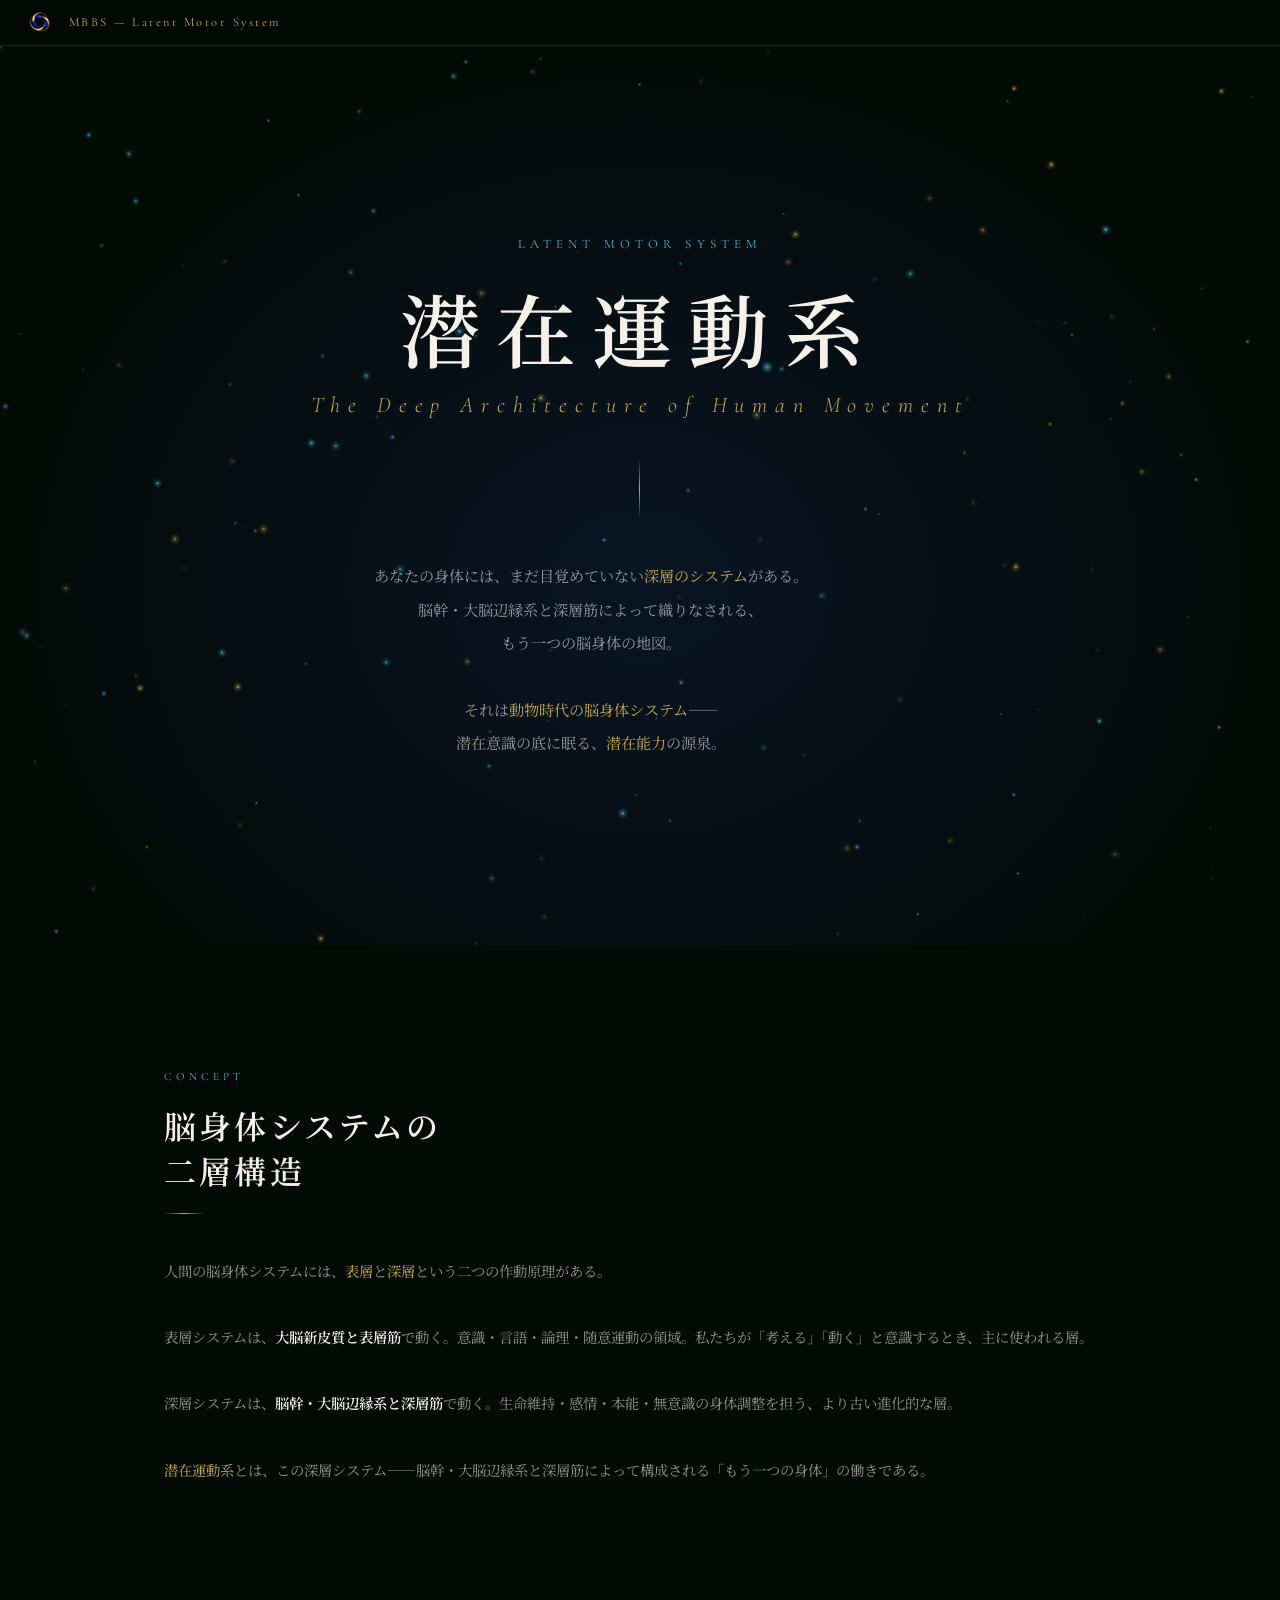
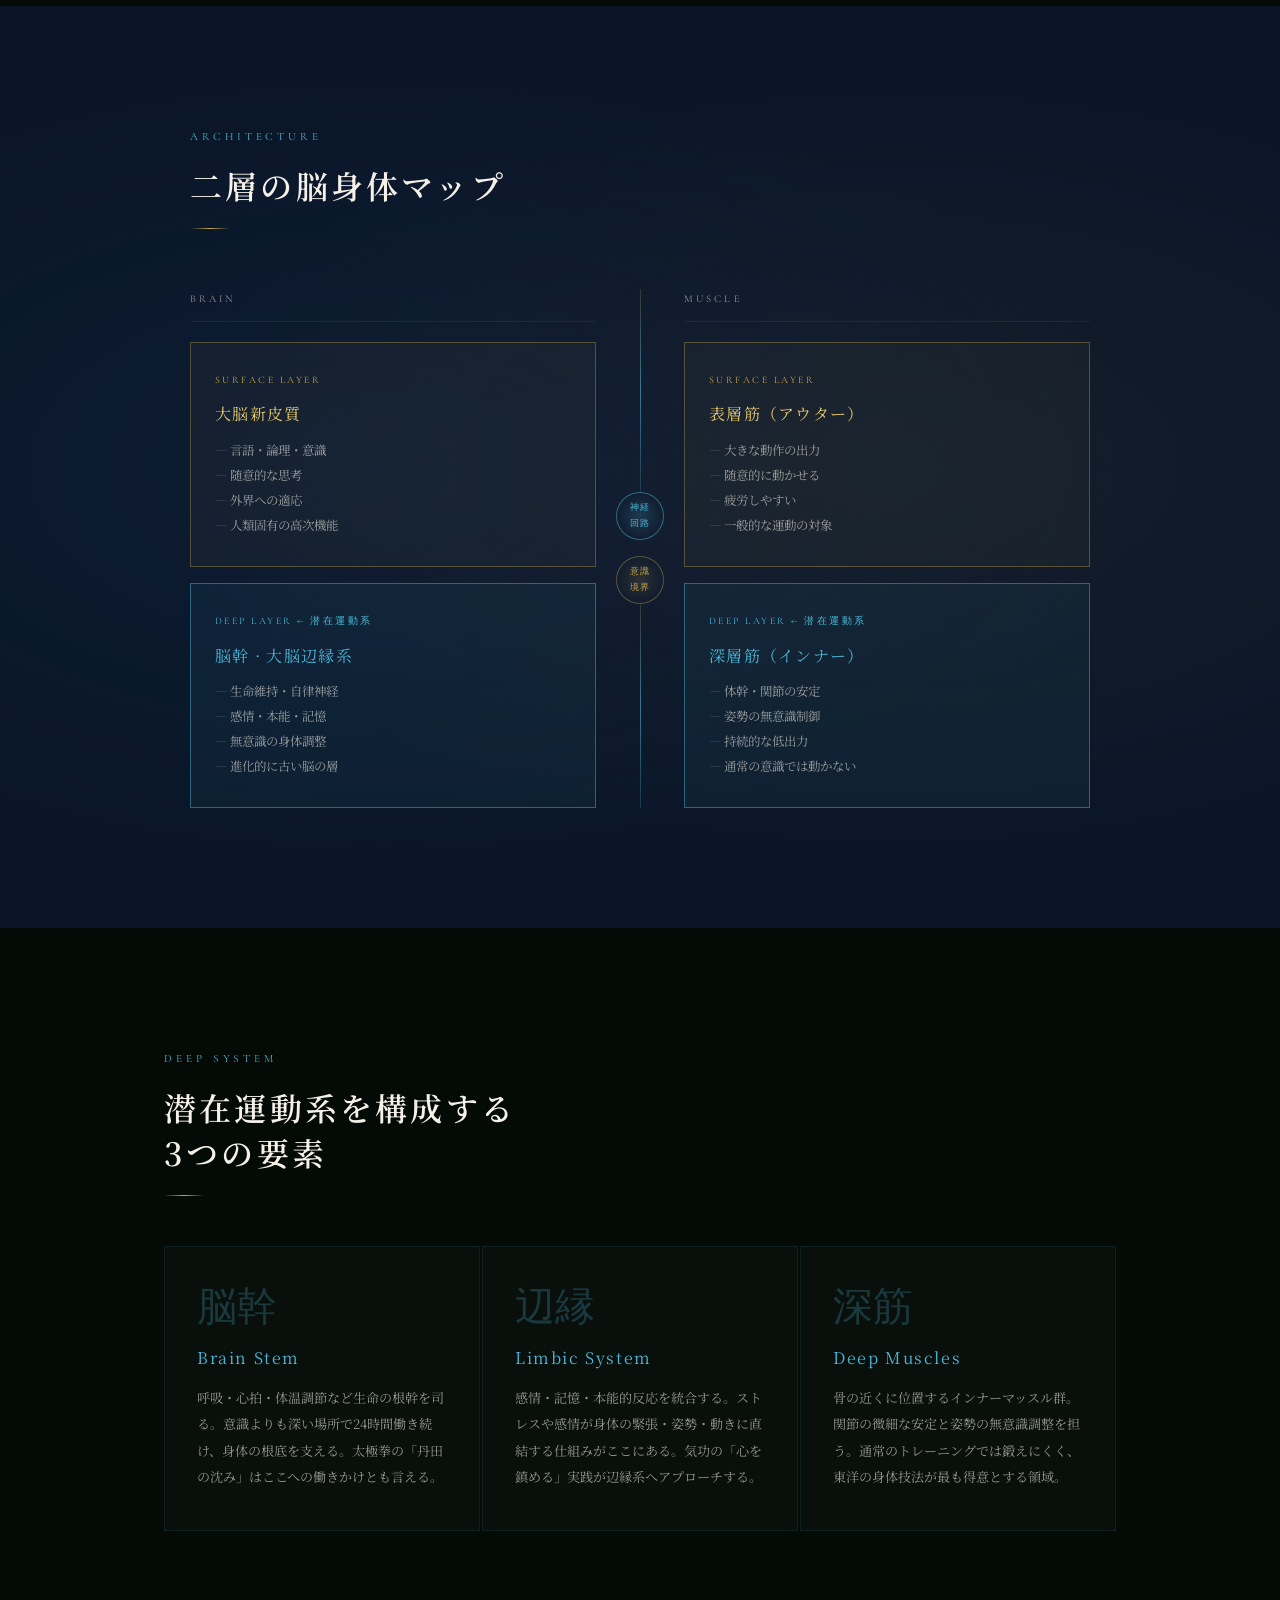
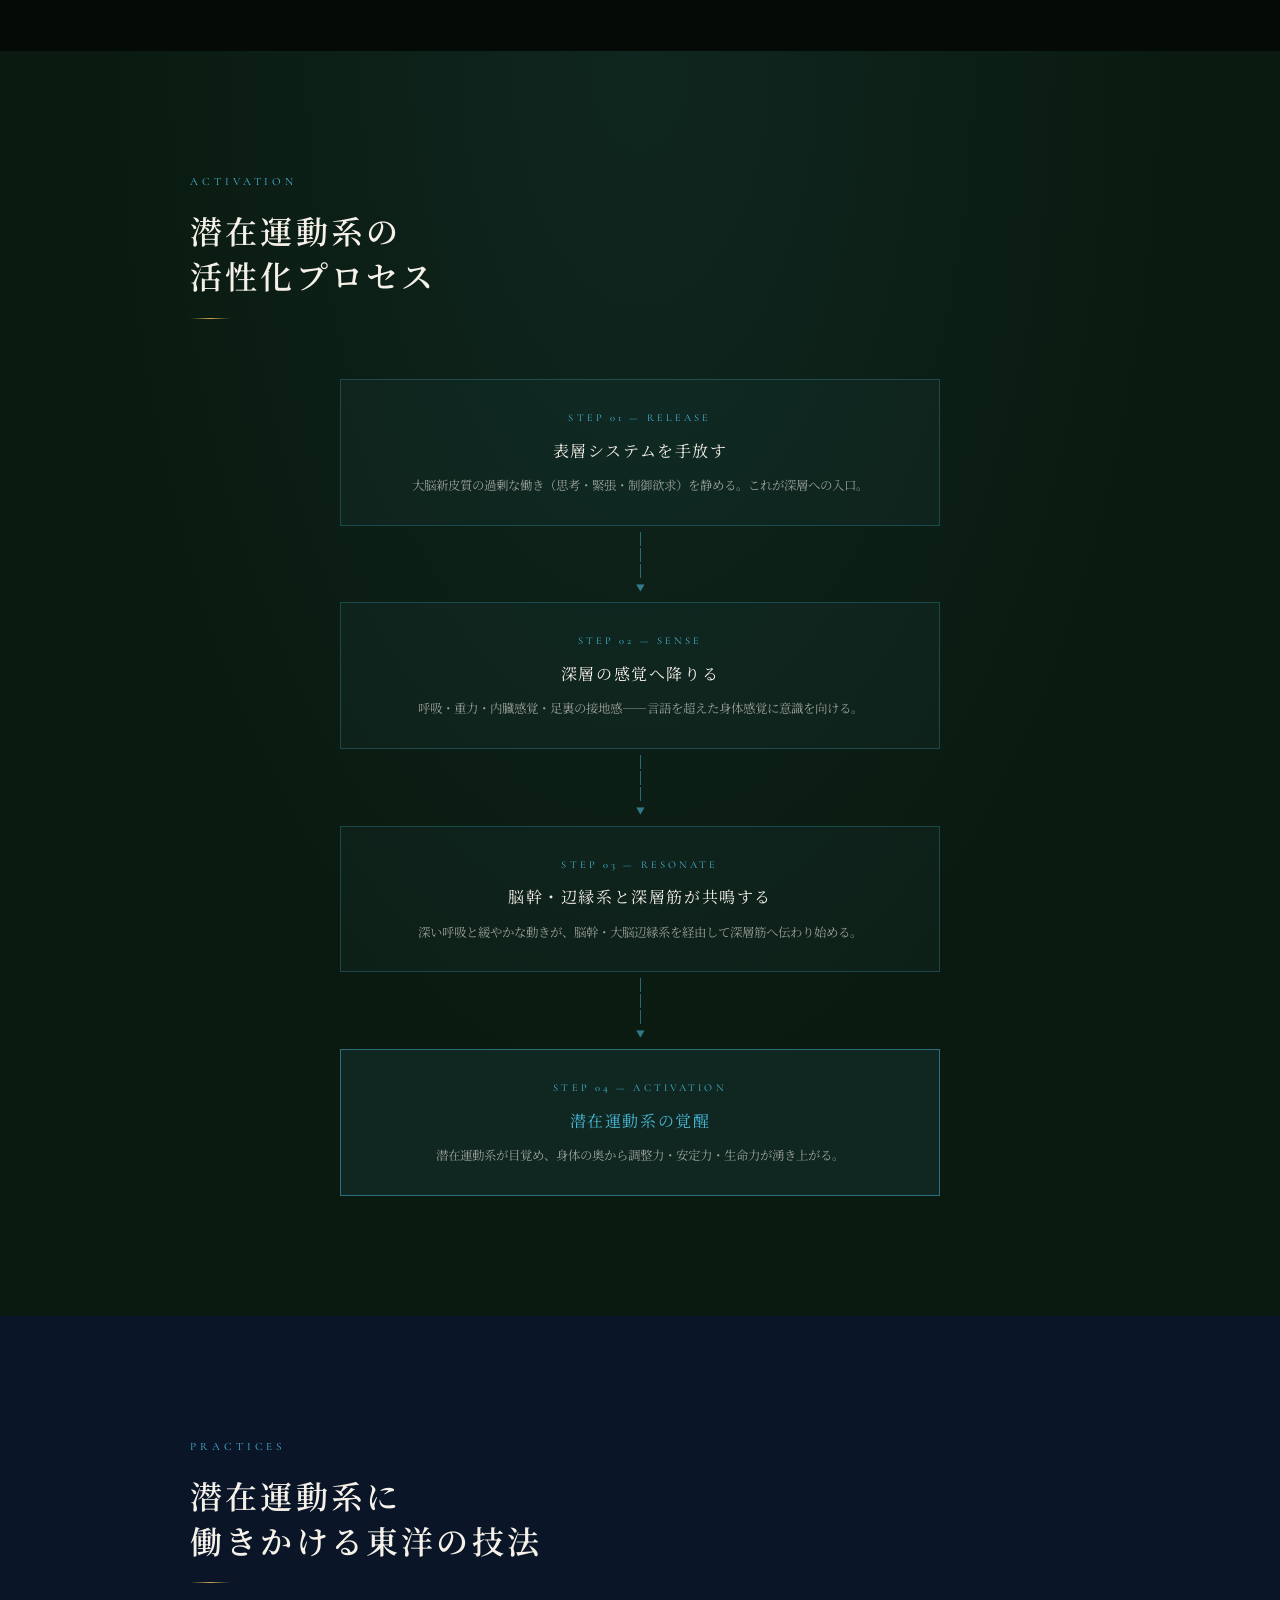
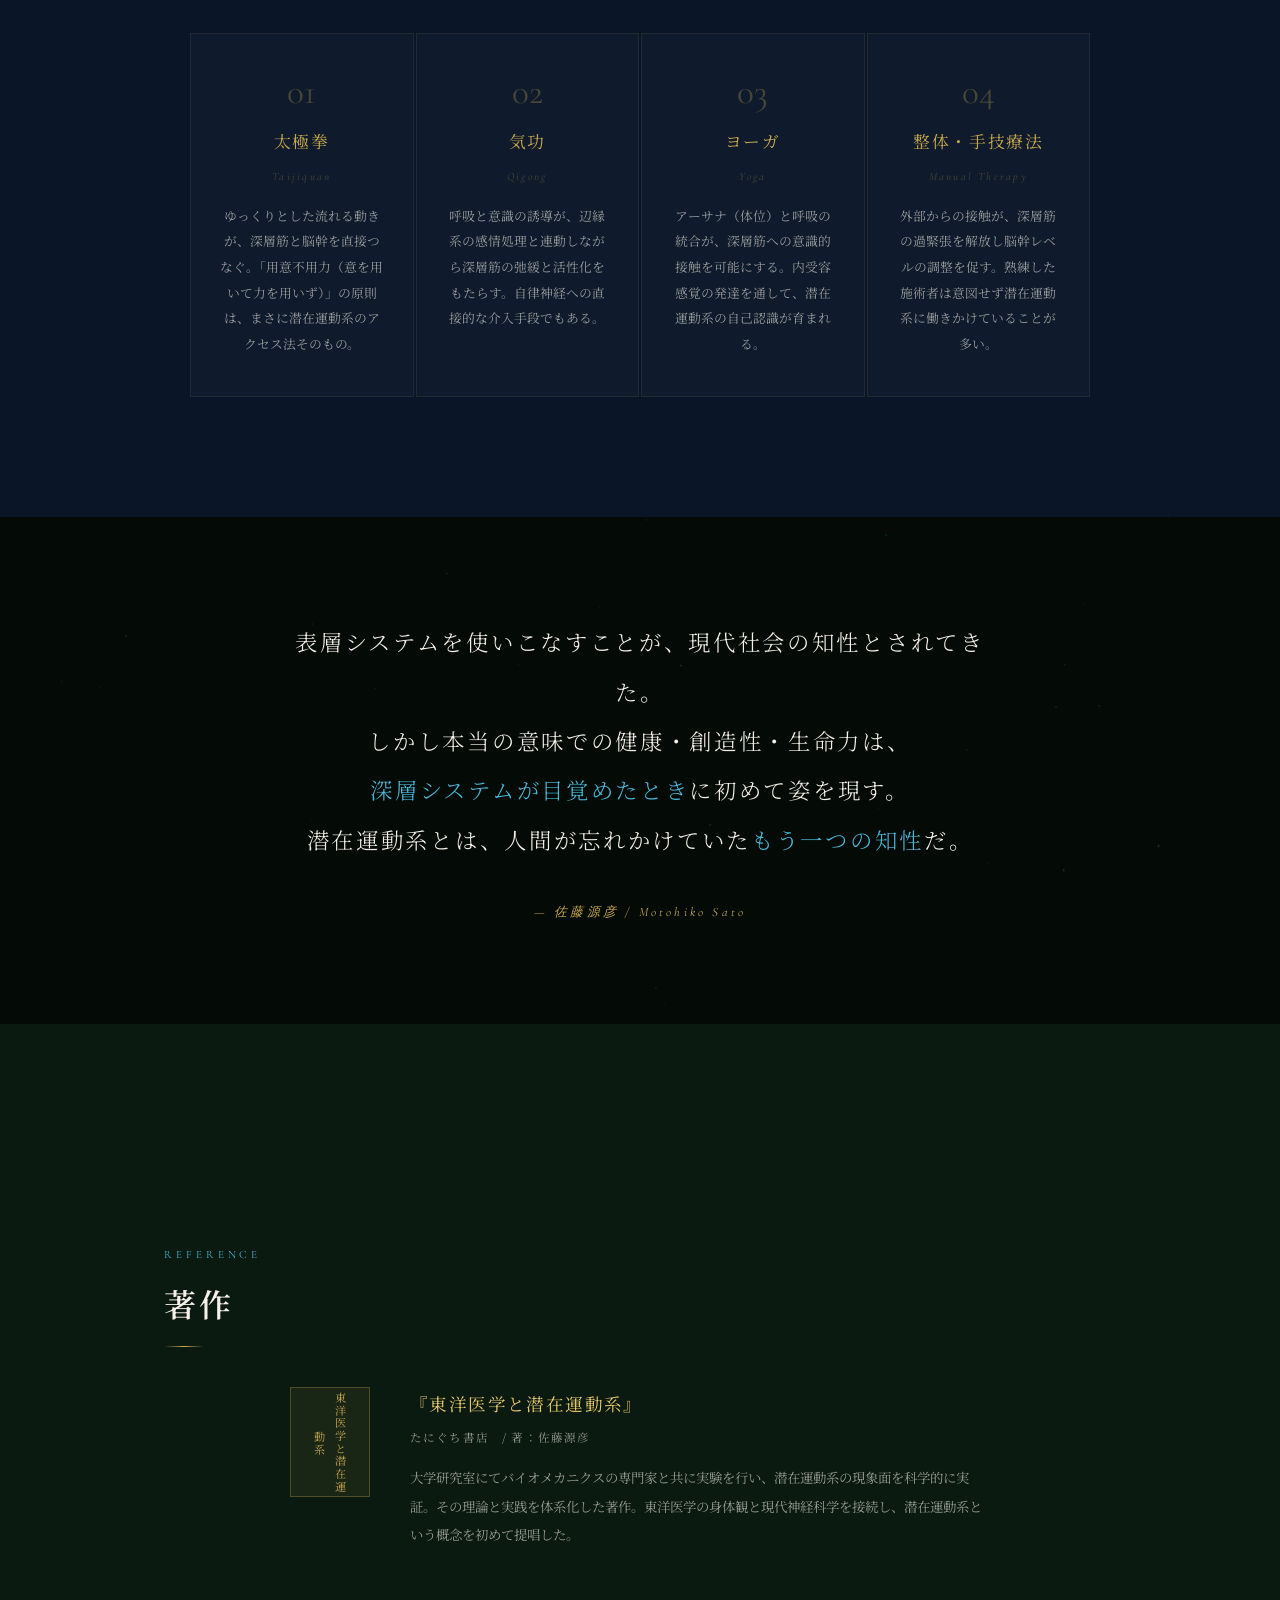
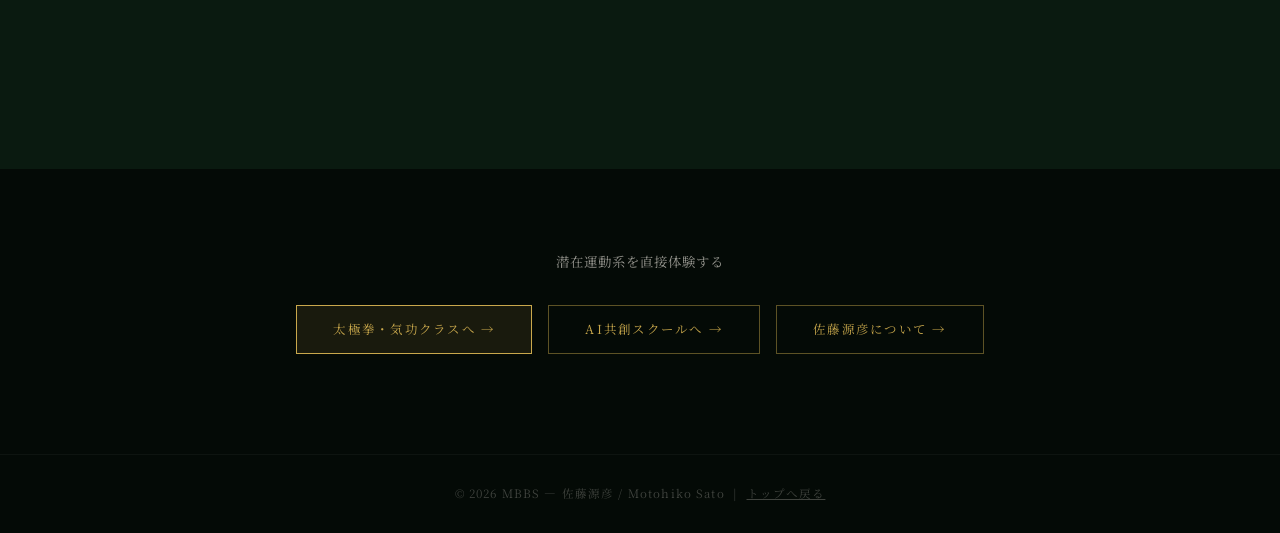
<file: kinetics.html>
<!DOCTYPE html>
<html lang="ja">
<head>
  <meta charset="UTF-8">
  <meta name="viewport" content="width=device-width, initial-scale=1.0">
  <title>潜在運動系 — 深層脳身体システムの覚醒 | MBBS 佐藤源彦</title>
  <meta name="description" content="潜在運動系とは、脳幹・大脳辺縁系と深層筋をつなぐ深層脳身体システム。太極拳・気功・ヨーガが働きかける人体の未知の領域。佐藤源彦（MBBS）が提唱する身体理論。">

  <meta property="og:type"        content="website">
  <meta property="og:title"       content="潜在運動系 — 深層脳身体システムの覚醒 | MBBS 佐藤源彦">
  <meta property="og:description" content="脳幹・大脳辺縁系と深層筋をつなぐ潜在運動系。東洋身体技法が届く、もう一つの身体の地図。">

  <script type="application/ld+json">
  {
    "@context": "https://schema.org",
    "@graph": [
      {
        "@type": "Article",
        "headline": "潜在運動系 — 深層脳身体システムの覚醒",
        "description": "潜在運動系とは、脳幹・大脳辺縁系と深層筋によって構成される深層脳身体システム。表層システム（大脳新皮質・表層筋）とは異なる作動原理を持ち、東洋身体技法（太極拳・気功・ヨーガ）が主に働きかける領域。",
        "author": { "@type": "Person", "name": "佐藤源彦" },
        "publisher": { "@type": "Organization", "name": "MBBS" },
        "keywords": ["潜在運動系", "脳幹", "大脳辺縁系", "深層筋", "太極拳", "気功", "ヨーガ", "佐藤源彦", "MBBS", "東洋医学", "潜在能力"],
        "about": { "@type": "Thing", "name": "潜在運動系", "description": "脳幹・大脳辺縁系と深層筋をつなぐ深層脳身体システム。佐藤源彦が提唱する身体理論。" }
      }
    ]
  }
  </script>

  <link rel="preconnect" href="https://fonts.googleapis.com">
  <link rel="preconnect" href="https://fonts.gstatic.com" crossorigin>
  <link href="https://fonts.googleapis.com/css2?family=Noto+Serif+JP:wght@300;400;600&family=Cormorant+Garamond:ital,wght@0,300;0,400;1,300&display=swap" rel="stylesheet">

  <style>
    :root {
      --night:       #040a06;
      --green:       #0a1a10;
      --green-mid:   #1A3A2A;
      --gold:        #C9A84C;
      --gold-light:  #e8c96a;
      --gold-dim:    rgba(201,168,76,0.3);
      --blue-deep:   #0a1628;
      --blue:        #1E3A6E;
      --blue-glow:   rgba(60,100,200,0.5);
      --cyan:        #4ab8d8;
      --ivory:       #F5F0E8;
      --ivory-dim:   rgba(245,240,232,0.6);
    }

    *, *::before, *::after { box-sizing: border-box; margin: 0; padding: 0; }
    html { scroll-behavior: smooth; }

    body {
      background: var(--night);
      color: var(--ivory);
      font-family: 'Noto Serif JP', 'Hiragino Mincho ProN', Georgia, serif;
      line-height: 1.9;
      padding-top: 46px;
      overflow-x: hidden;
    }

    /* TOPBAR */
    .topbar {
      position: fixed;
      top: 0; left: 0; right: 0;
      height: 46px;
      background: rgba(4,10,6,0.95);
      backdrop-filter: blur(10px);
      border-bottom: 1px solid rgba(201,168,76,0.15);
      display: flex;
      align-items: center;
      justify-content: space-between;
      padding: 0 20px;
      z-index: 200;
    }
    .topbar-brand {
      display: flex; align-items: center; gap: 10px; text-decoration: none;
    }
    .topbar-symbol { height: 26px; }
    .topbar-brand-text {
      font-family: 'Cormorant Garamond', Georgia, serif;
      font-size: 0.78rem; letter-spacing: 0.2em; color: var(--gold);
    }

    /* ===== HERO ===== */
    #hero {
      position: relative;
      min-height: 100vh;
      display: flex;
      flex-direction: column;
      align-items: center;
      justify-content: center;
      text-align: center;
      padding: 80px 24px;
      overflow: hidden;
      background: radial-gradient(ellipse at 50% 60%, rgba(10,22,40,0.9) 0%, var(--night) 70%);
    }
    #heroCanvas {
      position: absolute; inset: 0;
      width: 100%; height: 100%;
      pointer-events: none; z-index: 0;
    }
    .hero-content { position: relative; z-index: 1; }

    .hero-kana {
      font-family: 'Cormorant Garamond', Georgia, serif;
      font-size: clamp(0.65rem, 1.5vw, 0.8rem);
      letter-spacing: 0.4em;
      color: var(--cyan);
      text-transform: uppercase;
      margin-bottom: 24px;
      opacity: 0;
      animation: fadeUp 1s ease 0.3s forwards;
    }
    .hero-title {
      font-size: clamp(2.4rem, 7vw, 5rem);
      font-weight: 600;
      letter-spacing: 0.2em;
      line-height: 1.2;
      color: var(--ivory);
      opacity: 0;
      animation: fadeUp 1s ease 0.6s forwards;
    }
    .hero-title span {
      display: block;
      font-family: 'Cormorant Garamond', Georgia, serif;
      font-size: 0.28em;
      font-weight: 300;
      letter-spacing: 0.35em;
      color: var(--gold);
      margin-top: 16px;
      font-style: italic;
    }
    .hero-divider {
      width: 1px;
      height: 60px;
      background: linear-gradient(180deg, transparent, var(--gold), transparent);
      margin: 40px auto;
      opacity: 0;
      animation: fadeIn 1s ease 1s forwards;
    }
    .hero-lead {
      max-width: 560px;
      font-size: clamp(0.82rem, 2vw, 0.95rem);
      line-height: 2.2;
      color: var(--ivory-dim);
      opacity: 0;
      animation: fadeUp 1s ease 1.2s forwards;
    }
    .hero-lead em { color: var(--gold); font-style: normal; }

    @keyframes fadeUp {
      from { opacity: 0; transform: translateY(20px); }
      to   { opacity: 1; transform: translateY(0); }
    }
    @keyframes fadeIn {
      from { opacity: 0; } to { opacity: 1; }
    }

    /* ===== SECTION BASE ===== */
    .section {
      padding: 120px 24px;
      max-width: 1000px;
      margin: 0 auto;
    }
    .sec-label {
      font-family: 'Cormorant Garamond', Georgia, serif;
      font-size: 0.7rem;
      letter-spacing: 0.35em;
      color: var(--cyan);
      text-transform: uppercase;
      margin-bottom: 16px;
    }
    .sec-title {
      font-size: clamp(1.4rem, 3.5vw, 2rem);
      font-weight: 600;
      letter-spacing: 0.1em;
      line-height: 1.4;
      margin-bottom: 20px;
    }
    .gold-line {
      width: 40px; height: 1px;
      background: linear-gradient(90deg, transparent, var(--gold), transparent);
      margin: 0 0 40px 0;
    }
    .body-text {
      font-size: 0.9rem;
      line-height: 2.3;
      color: var(--ivory-dim);
    }
    .body-text em { color: var(--gold); font-style: normal; }
    .body-text strong { color: var(--ivory); font-weight: 600; }

    /* ===== REVEAL ===== */
    .reveal {
      opacity: 0; transform: translateY(24px);
      transition: opacity 0.9s ease, transform 0.9s ease;
    }
    .reveal.visible { opacity: 1; transform: translateY(0); }

    /* ===== TWO-LAYER DIAGRAM ===== */
    #diagram {
      background:
        radial-gradient(ellipse at 30% 50%, rgba(30,58,110,0.15) 0%, transparent 60%),
        radial-gradient(ellipse at 70% 50%, rgba(201,168,76,0.05) 0%, transparent 60%),
        var(--blue-deep);
      padding: 120px 24px;
    }
    .diagram-inner {
      max-width: 900px;
      margin: 0 auto;
    }
    .diagram-wrap {
      margin-top: 60px;
      display: grid;
      grid-template-columns: 1fr auto 1fr;
      gap: 0;
      align-items: stretch;
    }

    /* 左カラム：脳 */
    .brain-col { display: flex; flex-direction: column; gap: 16px; }
    .layer-box {
      border: 1px solid;
      padding: 28px 24px;
      position: relative;
      transition: box-shadow 0.4s;
    }
    .layer-box:hover { box-shadow: 0 0 30px currentColor; }

    .layer-surface {
      border-color: rgba(201,168,76,0.35);
      background: rgba(201,168,76,0.04);
    }
    .layer-deep {
      border-color: rgba(74,184,216,0.45);
      background: rgba(74,184,216,0.05);
      flex: 1;
    }

    .layer-tag {
      font-family: 'Cormorant Garamond', Georgia, serif;
      font-size: 0.62rem;
      letter-spacing: 0.25em;
      text-transform: uppercase;
      margin-bottom: 10px;
    }
    .layer-surface .layer-tag { color: var(--gold); }
    .layer-deep    .layer-tag { color: var(--cyan); }

    .layer-title {
      font-size: 1rem;
      letter-spacing: 0.08em;
      margin-bottom: 8px;
    }
    .layer-surface .layer-title { color: var(--gold-light); }
    .layer-deep    .layer-title { color: var(--cyan); }

    .layer-items {
      list-style: none;
      font-size: 0.78rem;
      color: var(--ivory-dim);
      line-height: 2;
    }
    .layer-items li::before {
      content: '— ';
      color: rgba(255,255,255,0.2);
    }

    /* 中央：接続線 */
    .connect-col {
      display: flex;
      flex-direction: column;
      align-items: center;
      justify-content: center;
      padding: 0 20px;
      position: relative;
    }
    .connect-line {
      width: 1px;
      flex: 1;
      background: linear-gradient(180deg,
        rgba(201,168,76,0.2) 0%,
        rgba(74,184,216,0.6) 50%,
        rgba(74,184,216,0.2) 100%);
      position: relative;
    }
    .connect-node {
      width: 48px;
      height: 48px;
      border-radius: 50%;
      border: 1px solid rgba(74,184,216,0.5);
      background: radial-gradient(circle, rgba(74,184,216,0.2), transparent 70%);
      display: flex;
      align-items: center;
      justify-content: center;
      font-family: 'Cormorant Garamond', Georgia, serif;
      font-size: 0.55rem;
      letter-spacing: 0.12em;
      color: var(--cyan);
      text-align: center;
      flex-shrink: 0;
      animation: nodePulse 3s ease-in-out infinite;
    }
    @keyframes nodePulse {
      0%, 100% { box-shadow: 0 0 12px rgba(74,184,216,0.3); }
      50%       { box-shadow: 0 0 28px rgba(74,184,216,0.7), 0 0 50px rgba(74,184,216,0.2); }
    }

    /* 右カラム：筋肉 */
    .muscle-col { display: flex; flex-direction: column; gap: 16px; }

    /* ===== DEEP SYSTEM DETAIL ===== */
    #deep {
      background: var(--night);
    }
    .deep-grid {
      display: grid;
      grid-template-columns: repeat(auto-fit, minmax(260px, 1fr));
      gap: 2px;
      margin-top: 50px;
    }
    .deep-card {
      padding: 40px 32px;
      background: rgba(255,255,255,0.02);
      border: 1px solid rgba(74,184,216,0.1);
      position: relative;
      overflow: hidden;
      transition: border-color 0.4s, background 0.4s;
    }
    .deep-card::before {
      content: '';
      position: absolute;
      top: 0; left: 0; right: 0;
      height: 2px;
      background: linear-gradient(90deg, transparent, var(--cyan), transparent);
      opacity: 0;
      transition: opacity 0.4s;
    }
    .deep-card:hover { border-color: rgba(74,184,216,0.3); background: rgba(74,184,216,0.04); }
    .deep-card:hover::before { opacity: 1; }

    .deep-card-icon {
      font-family: 'Cormorant Garamond', Georgia, serif;
      font-size: 2.5rem;
      color: rgba(74,184,216,0.25);
      line-height: 1;
      margin-bottom: 16px;
    }
    .deep-card-title {
      font-size: 1rem;
      letter-spacing: 0.1em;
      color: var(--cyan);
      margin-bottom: 12px;
    }
    .deep-card-body {
      font-size: 0.82rem;
      line-height: 2;
      color: var(--ivory-dim);
    }

    /* ===== ACTIVATION DIAGRAM ===== */
    #activation {
      background:
        radial-gradient(ellipse at 50% 0%, rgba(74,184,216,0.08) 0%, transparent 60%),
        var(--green);
      padding: 120px 24px;
    }
    .activation-inner { max-width: 900px; margin: 0 auto; }

    .flow-diagram {
      margin-top: 60px;
      display: flex;
      flex-direction: column;
      gap: 0;
      align-items: center;
    }
    .flow-node {
      width: 100%;
      max-width: 600px;
      padding: 28px 36px;
      border: 1px solid rgba(74,184,216,0.25);
      background: rgba(74,184,216,0.04);
      text-align: center;
      position: relative;
    }
    .flow-node-en {
      font-family: 'Cormorant Garamond', Georgia, serif;
      font-size: 0.65rem;
      letter-spacing: 0.3em;
      color: var(--cyan);
      text-transform: uppercase;
      margin-bottom: 8px;
    }
    .flow-node-title {
      font-size: 1rem;
      letter-spacing: 0.1em;
      color: var(--ivory);
    }
    .flow-node-desc {
      font-size: 0.78rem;
      color: var(--ivory-dim);
      margin-top: 8px;
      line-height: 1.8;
    }
    .flow-arrow {
      display: flex;
      flex-direction: column;
      align-items: center;
      padding: 6px 0;
      gap: 2px;
    }
    .flow-arrow span {
      display: block;
      width: 1px;
      height: 14px;
      background: var(--cyan);
      opacity: 0.5;
    }
    .flow-arrow::after {
      content: '▼';
      font-size: 0.55rem;
      color: var(--cyan);
      opacity: 0.6;
    }

    /* ===== PRACTICES ===== */
    #practices {
      background: var(--blue-deep);
      padding: 120px 24px;
    }
    .practices-inner { max-width: 900px; margin: 0 auto; }
    .practice-grid {
      display: grid;
      grid-template-columns: repeat(auto-fit, minmax(220px, 1fr));
      gap: 2px;
      margin-top: 50px;
    }
    .practice-card {
      padding: 40px 28px;
      background: rgba(255,255,255,0.02);
      border: 1px solid rgba(201,168,76,0.1);
      text-align: center;
      transition: border-color 0.4s, background 0.4s;
    }
    .practice-card:hover {
      border-color: rgba(201,168,76,0.35);
      background: rgba(201,168,76,0.04);
    }
    .practice-num {
      font-family: 'Cormorant Garamond', Georgia, serif;
      font-size: 2.2rem;
      color: var(--gold-dim);
      line-height: 1;
      margin-bottom: 16px;
    }
    .practice-title {
      font-size: 1.05rem;
      letter-spacing: 0.1em;
      color: var(--gold);
      margin-bottom: 8px;
    }
    .practice-en {
      font-family: 'Cormorant Garamond', Georgia, serif;
      font-size: 0.7rem;
      letter-spacing: 0.2em;
      color: var(--gold-dim);
      font-style: italic;
      margin-bottom: 16px;
    }
    .practice-body {
      font-size: 0.8rem;
      line-height: 2;
      color: var(--ivory-dim);
    }

    /* ===== QUOTE ===== */
    #quote {
      background: var(--night);
      padding: 100px 24px;
      text-align: center;
      position: relative;
      overflow: hidden;
    }
    .quote-text {
      font-size: clamp(1rem, 2.5vw, 1.4rem);
      font-weight: 300;
      letter-spacing: 0.12em;
      line-height: 2.2;
      max-width: 700px;
      margin: 0 auto;
      color: var(--ivory);
    }
    .quote-text em {
      font-style: normal;
      color: var(--cyan);
    }
    .quote-author {
      margin-top: 36px;
      font-family: 'Cormorant Garamond', Georgia, serif;
      font-size: 0.8rem;
      letter-spacing: 0.25em;
      color: var(--gold);
      font-style: italic;
    }

    /* ===== BOOK ===== */
    #book {
      background: var(--green);
      padding: 100px 24px;
    }
    .book-inner {
      max-width: 700px;
      margin: 0 auto;
      display: flex;
      gap: 40px;
      align-items: flex-start;
    }
    .book-badge {
      flex-shrink: 0;
      width: 80px;
      height: 110px;
      background: rgba(201,168,76,0.08);
      border: 1px solid rgba(201,168,76,0.3);
      display: flex;
      align-items: center;
      justify-content: center;
      writing-mode: vertical-rl;
      font-size: 0.7rem;
      letter-spacing: 0.15em;
      color: var(--gold);
      text-align: center;
    }
    .book-info { flex: 1; }
    .book-title {
      font-size: 1.1rem;
      letter-spacing: 0.08em;
      color: var(--gold-light);
      margin-bottom: 6px;
    }
    .book-pub {
      font-size: 0.72rem;
      color: var(--ivory-dim);
      letter-spacing: 0.1em;
      margin-bottom: 16px;
    }
    .book-desc {
      font-size: 0.84rem;
      line-height: 2.1;
      color: var(--ivory-dim);
    }

    /* ===== CTA ===== */
    .cta-block {
      text-align: center;
      padding: 80px 24px 100px;
      background: var(--night);
    }
    .cta-block p {
      font-size: 0.84rem;
      color: var(--ivory-dim);
      margin-bottom: 30px;
      letter-spacing: 0.08em;
    }
    .cta-links { display: flex; gap: 16px; justify-content: center; flex-wrap: wrap; }
    .cta-btn {
      padding: 12px 36px;
      border: 1px solid rgba(201,168,76,0.45);
      color: var(--gold);
      font-size: 0.78rem;
      letter-spacing: 0.18em;
      text-decoration: none;
      transition: background 0.3s;
    }
    .cta-btn:hover { background: rgba(201,168,76,0.08); }
    .cta-btn.primary {
      background: rgba(201,168,76,0.1);
      border-color: var(--gold);
    }

    footer {
      background: var(--night);
      text-align: center;
      padding: 28px 24px;
      font-size: 0.72rem;
      color: rgba(245,240,232,0.25);
      letter-spacing: 0.1em;
      border-top: 1px solid rgba(255,255,255,0.04);
    }

    /* RESPONSIVE */
    @media (max-width: 680px) {
      .diagram-wrap {
        grid-template-columns: 1fr;
      }
      .connect-col {
        flex-direction: row;
        padding: 20px 0;
        height: auto;
      }
      .connect-line {
        flex: 1; height: 1px; width: auto;
        background: linear-gradient(90deg, transparent, rgba(74,184,216,0.6), transparent);
      }
      .book-inner { flex-direction: column; }
    }
  </style>
</head>
<body>

  <div class="topbar">
    <a class="topbar-brand" href="index.html">
      <img src="image/mbbs-symbol.png" alt="MBBS" class="topbar-symbol">
      <span class="topbar-brand-text">MBBS — Latent Motor System</span>
    </a>
  </div>

  <!-- ===== HERO ===== -->
  <section id="hero">
    <canvas id="heroCanvas"></canvas>
    <div class="hero-content">
      <p class="hero-kana">Latent Motor System</p>
      <h1 class="hero-title">
        潜在運動系
        <span>The Deep Architecture of Human Movement</span>
      </h1>
      <div class="hero-divider"></div>
      <p class="hero-lead">
        あなたの身体には、まだ目覚めていない<em>深層のシステム</em>がある。<br>
        脳幹・大脳辺縁系と深層筋によって織りなされる、<br>
        もう一つの脳身体の地図。<br><br>
        それは<em>動物時代の脳身体システム</em>——<br>
        潜在意識の底に眠る、<em>潜在能力</em>の源泉。
      </p>
    </div>
  </section>

  <!-- ===== CONCEPT ===== -->
  <section class="section reveal">
    <p class="sec-label">Concept</p>
    <h2 class="sec-title">脳身体システムの<br>二層構造</h2>
    <div class="gold-line"></div>
    <p class="body-text">
      人間の脳身体システムには、<em>表層</em>と<em>深層</em>という二つの作動原理がある。<br><br>
      表層システムは、<strong>大脳新皮質と表層筋</strong>で動く。意識・言語・論理・随意運動の領域。私たちが「考える」「動く」と意識するとき、主に使われる層。<br><br>
      深層システムは、<strong>脳幹・大脳辺縁系と深層筋</strong>で動く。生命維持・感情・本能・無意識の身体調整を担う、より古い進化的な層。<br><br>
      <em>潜在運動系</em>とは、この深層システム——脳幹・大脳辺縁系と深層筋によって構成される「もう一つの身体」の働きである。
    </p>
  </section>

  <!-- ===== DIAGRAM ===== -->
  <section id="diagram">
    <div class="diagram-inner">
      <p class="sec-label reveal">Architecture</p>
      <h2 class="sec-title reveal">二層の脳身体マップ</h2>
      <div class="gold-line reveal"></div>

      <div class="diagram-wrap reveal">

        <!-- 左：脳 -->
        <div class="brain-col">
          <div style="font-family:'Cormorant Garamond',serif; font-size:0.65rem; letter-spacing:0.3em; color:var(--ivory-dim); text-transform:uppercase; padding-bottom:12px; border-bottom:1px solid rgba(255,255,255,0.06); margin-bottom:4px;">Brain</div>

          <div class="layer-box layer-surface">
            <div class="layer-tag">Surface Layer</div>
            <div class="layer-title">大脳新皮質</div>
            <ul class="layer-items">
              <li>言語・論理・意識</li>
              <li>随意的な思考</li>
              <li>外界への適応</li>
              <li>人類固有の高次機能</li>
            </ul>
          </div>

          <div class="layer-box layer-deep">
            <div class="layer-tag">Deep Layer ← 潜在運動系</div>
            <div class="layer-title">脳幹 · 大脳辺縁系</div>
            <ul class="layer-items">
              <li>生命維持・自律神経</li>
              <li>感情・本能・記憶</li>
              <li>無意識の身体調整</li>
              <li>進化的に古い脳の層</li>
            </ul>
          </div>
        </div>

        <!-- 中央：接続 -->
        <div class="connect-col">
          <div class="connect-line"></div>
          <div class="connect-node">神経<br>回路</div>
          <div class="connect-node" style="margin-top:16px; border-color:rgba(201,168,76,0.4); background:radial-gradient(circle,rgba(201,168,76,0.15),transparent 70%); color:var(--gold); animation-delay:1.5s;">意識<br>境界</div>
          <div class="connect-line"></div>
        </div>

        <!-- 右：筋肉 -->
        <div class="muscle-col">
          <div style="font-family:'Cormorant Garamond',serif; font-size:0.65rem; letter-spacing:0.3em; color:var(--ivory-dim); text-transform:uppercase; padding-bottom:12px; border-bottom:1px solid rgba(255,255,255,0.06); margin-bottom:4px;">Muscle</div>

          <div class="layer-box layer-surface">
            <div class="layer-tag">Surface Layer</div>
            <div class="layer-title">表層筋（アウター）</div>
            <ul class="layer-items">
              <li>大きな動作の出力</li>
              <li>随意的に動かせる</li>
              <li>疲労しやすい</li>
              <li>一般的な運動の対象</li>
            </ul>
          </div>

          <div class="layer-box layer-deep">
            <div class="layer-tag">Deep Layer ← 潜在運動系</div>
            <div class="layer-title">深層筋（インナー）</div>
            <ul class="layer-items">
              <li>体幹・関節の安定</li>
              <li>姿勢の無意識制御</li>
              <li>持続的な低出力</li>
              <li>通常の意識では動かない</li>
            </ul>
          </div>
        </div>

      </div>
    </div>
  </section>

  <!-- ===== DEEP SYSTEM ===== -->
  <section id="deep">
    <div class="section">
      <p class="sec-label reveal">Deep System</p>
      <h2 class="sec-title reveal">潜在運動系を構成する<br>3つの要素</h2>
      <div class="gold-line reveal"></div>
      <div class="deep-grid">

        <div class="deep-card reveal">
          <div class="deep-card-icon">脳幹</div>
          <div class="deep-card-title">Brain Stem</div>
          <div class="deep-card-body">呼吸・心拍・体温調節など生命の根幹を司る。意識よりも深い場所で24時間働き続け、身体の根底を支える。太極拳の「丹田の沈み」はここへの働きかけとも言える。</div>
        </div>

        <div class="deep-card reveal">
          <div class="deep-card-icon">辺縁</div>
          <div class="deep-card-title">Limbic System</div>
          <div class="deep-card-body">感情・記憶・本能的反応を統合する。ストレスや感情が身体の緊張・姿勢・動きに直結する仕組みがここにある。気功の「心を鎮める」実践が辺縁系へアプローチする。</div>
        </div>

        <div class="deep-card reveal">
          <div class="deep-card-icon">深筋</div>
          <div class="deep-card-title">Deep Muscles</div>
          <div class="deep-card-body">骨の近くに位置するインナーマッスル群。関節の微細な安定と姿勢の無意識調整を担う。通常のトレーニングでは鍛えにくく、東洋の身体技法が最も得意とする領域。</div>
        </div>

      </div>
    </div>
  </section>

  <!-- ===== ACTIVATION FLOW ===== -->
  <section id="activation">
    <div class="activation-inner">
      <p class="sec-label reveal">Activation</p>
      <h2 class="sec-title reveal">潜在運動系の<br>活性化プロセス</h2>
      <div class="gold-line reveal"></div>

      <div class="flow-diagram reveal">

        <div class="flow-node">
          <div class="flow-node-en">Step 01 — Release</div>
          <div class="flow-node-title">表層システムを手放す</div>
          <div class="flow-node-desc">大脳新皮質の過剰な働き（思考・緊張・制御欲求）を静める。これが深層への入口。</div>
        </div>
        <div class="flow-arrow"><span></span><span></span><span></span></div>

        <div class="flow-node">
          <div class="flow-node-en">Step 02 — Sense</div>
          <div class="flow-node-title">深層の感覚へ降りる</div>
          <div class="flow-node-desc">呼吸・重力・内臓感覚・足裏の接地感——言語を超えた身体感覚に意識を向ける。</div>
        </div>
        <div class="flow-arrow"><span></span><span></span><span></span></div>

        <div class="flow-node">
          <div class="flow-node-en">Step 03 — Resonate</div>
          <div class="flow-node-title">脳幹・辺縁系と深層筋が共鳴する</div>
          <div class="flow-node-desc">深い呼吸と緩やかな動きが、脳幹・大脳辺縁系を経由して深層筋へ伝わり始める。</div>
        </div>
        <div class="flow-arrow"><span></span><span></span><span></span></div>

        <div class="flow-node" style="border-color:rgba(74,184,216,0.5); background:rgba(74,184,216,0.08);">
          <div class="flow-node-en">Step 04 — Activation</div>
          <div class="flow-node-title" style="color:var(--cyan);">潜在運動系の覚醒</div>
          <div class="flow-node-desc">潜在運動系が目覚め、身体の奥から調整力・安定力・生命力が湧き上がる。</div>
        </div>

      </div>
    </div>
  </section>

  <!-- ===== PRACTICES ===== -->
  <section id="practices">
    <div class="practices-inner">
      <p class="sec-label reveal">Practices</p>
      <h2 class="sec-title reveal">潜在運動系に<br>働きかける東洋の技法</h2>
      <div class="gold-line reveal"></div>

      <div class="practice-grid">

        <div class="practice-card reveal">
          <div class="practice-num">01</div>
          <div class="practice-title">太極拳</div>
          <div class="practice-en">Taijiquan</div>
          <div class="practice-body">ゆっくりとした流れる動きが、深層筋と脳幹を直接つなぐ。「用意不用力（意を用いて力を用いず）」の原則は、まさに潜在運動系のアクセス法そのもの。</div>
        </div>

        <div class="practice-card reveal">
          <div class="practice-num">02</div>
          <div class="practice-title">気功</div>
          <div class="practice-en">Qigong</div>
          <div class="practice-body">呼吸と意識の誘導が、辺縁系の感情処理と連動しながら深層筋の弛緩と活性化をもたらす。自律神経への直接的な介入手段でもある。</div>
        </div>

        <div class="practice-card reveal">
          <div class="practice-num">03</div>
          <div class="practice-title">ヨーガ</div>
          <div class="practice-en">Yoga</div>
          <div class="practice-body">アーサナ（体位）と呼吸の統合が、深層筋への意識的接触を可能にする。内受容感覚の発達を通して、潜在運動系の自己認識が育まれる。</div>
        </div>

        <div class="practice-card reveal">
          <div class="practice-num">04</div>
          <div class="practice-title">整体・手技療法</div>
          <div class="practice-en">Manual Therapy</div>
          <div class="practice-body">外部からの接触が、深層筋の過緊張を解放し脳幹レベルの調整を促す。熟練した施術者は意図せず潜在運動系に働きかけていることが多い。</div>
        </div>

      </div>
    </div>
  </section>

  <!-- ===== QUOTE ===== -->
  <section id="quote">
    <canvas id="quoteCanvas" style="position:absolute;inset:0;width:100%;height:100%;pointer-events:none;"></canvas>
    <div class="quote-text reveal" style="position:relative;z-index:1;">
      表層システムを使いこなすことが、現代社会の知性とされてきた。<br>
      しかし本当の意味での健康・創造性・生命力は、<br>
      <em>深層システムが目覚めたとき</em>に初めて姿を現す。<br>
      潜在運動系とは、人間が忘れかけていた<em>もう一つの知性</em>だ。
    </div>
    <div class="quote-author reveal" style="position:relative;z-index:1;">— 佐藤源彦 / Motohiko Sato</div>
  </section>

  <!-- ===== BOOK ===== -->
  <section id="book">
    <div class="section">
      <p class="sec-label reveal">Reference</p>
      <h2 class="sec-title reveal">著作</h2>
      <div class="gold-line reveal"></div>
      <div class="book-inner reveal">
        <div class="book-badge">東洋医学と潜在運動系</div>
        <div class="book-info">
          <div class="book-title">『東洋医学と潜在運動系』</div>
          <div class="book-pub">たにぐち書店　/ 著：佐藤源彦</div>
          <div class="book-desc">大学研究室にてバイオメカニクスの専門家と共に実験を行い、潜在運動系の現象面を科学的に実証。その理論と実践を体系化した著作。東洋医学の身体観と現代神経科学を接続し、潜在運動系という概念を初めて提唱した。</div>
        </div>
      </div>
    </div>
  </section>

  <!-- ===== CTA ===== -->
  <div class="cta-block">
    <p>潜在運動系を直接体験する</p>
    <div class="cta-links">
      <a href="classes.html" class="cta-btn primary">太極拳・気功クラスへ →</a>
      <a href="aischool.html" class="cta-btn">AI共創スクールへ →</a>
      <a href="profile.html" class="cta-btn">佐藤源彦について →</a>
    </div>
  </div>

  <footer>
    <p>© 2026 MBBS — 佐藤源彦 / Motohiko Sato &nbsp;|&nbsp; <a href="index.html" style="color:inherit;">トップへ戻る</a></p>
  </footer>

  <script>
    // ===== REVEAL =====
    const reveals = document.querySelectorAll('.reveal');
    const revObs = new IntersectionObserver(entries => {
      entries.forEach(e => { if (e.isIntersecting) { e.target.classList.add('visible'); revObs.unobserve(e.target); } });
    }, { threshold: 0.08 });
    reveals.forEach(el => revObs.observe(el));

    // ===== HERO NEURAL CANVAS =====
    (function() {
      const canvas = document.getElementById('heroCanvas');
      const ctx = canvas.getContext('2d');
      let w, h, nodes = [], pulses = [];

      function resize() {
        w = canvas.width  = canvas.offsetWidth;
        h = canvas.height = canvas.offsetHeight;
        initNodes();
      }

      function initNodes() {
        nodes = [];
        const count = Math.floor(w * h / 10000);
        for (let i = 0; i < count + 30; i++) {
          nodes.push({
            x: Math.random() * w,
            y: Math.random() * h,
            r: Math.random() * 1.2 + 0.3,
            alpha: Math.random() * 0.5 + 0.1,
            va: (Math.random() - 0.5) * 0.005,
            vx: (Math.random() - 0.5) * 0.15,
            vy: (Math.random() - 0.5) * 0.1,
            // deep or surface
            deep: Math.random() > 0.5
          });
        }
      }

      let spawnT = 0;
      function spawnPulse() {
        const i = Math.floor(Math.random() * nodes.length);
        const j = Math.floor(Math.random() * nodes.length);
        if (i !== j) {
          pulses.push({ from: i, to: j, t: 0, speed: Math.random() * 0.02 + 0.012 });
        }
      }

      function draw() {
        ctx.clearRect(0, 0, w, h);
        spawnT++;
        if (spawnT % 18 === 0) spawnPulse();

        // connections
        for (let i = 0; i < nodes.length; i++) {
          for (let j = i + 1; j < nodes.length; j++) {
            const dx = nodes[i].x - nodes[j].x;
            const dy = nodes[i].y - nodes[j].y;
            const d = Math.sqrt(dx*dx + dy*dy);
            if (d < 130) {
              const op = (1 - d/130) * 0.08;
              const col = nodes[i].deep ? `rgba(74,184,216,${op})` : `rgba(201,168,76,${op*0.5})`;
              ctx.strokeStyle = col;
              ctx.lineWidth = 0.5;
              ctx.beginPath();
              ctx.moveTo(nodes[i].x, nodes[i].y);
              ctx.lineTo(nodes[j].x, nodes[j].y);
              ctx.stroke();
            }
          }
        }

        // pulses (traveling light on edges)
        pulses = pulses.filter(p => {
          p.t += p.speed;
          const n1 = nodes[p.from], n2 = nodes[p.to];
          const x = n1.x + (n2.x - n1.x) * p.t;
          const y = n1.y + (n2.y - n1.y) * p.t;
          const grd = ctx.createRadialGradient(x, y, 0, x, y, 6);
          grd.addColorStop(0, `rgba(74,184,216,${(1-p.t)*0.9})`);
          grd.addColorStop(1, 'rgba(74,184,216,0)');
          ctx.fillStyle = grd;
          ctx.beginPath();
          ctx.arc(x, y, 6, 0, Math.PI*2);
          ctx.fill();
          return p.t < 1;
        });

        // nodes
        for (const n of nodes) {
          n.alpha += n.va;
          if (n.alpha > 0.7) { n.alpha = 0.7; n.va *= -1; }
          if (n.alpha < 0.05) { n.alpha = 0.05; n.va *= -1; }
          n.x += n.vx; n.y += n.vy;
          if (n.x < 0) n.x = w; if (n.x > w) n.x = 0;
          if (n.y < 0) n.y = h; if (n.y > h) n.y = 0;

          const col = n.deep ? [74,184,216] : [201,168,76];
          const grd = ctx.createRadialGradient(n.x, n.y, 0, n.x, n.y, n.r*4);
          grd.addColorStop(0, `rgba(${col},${n.alpha*0.8})`);
          grd.addColorStop(1, `rgba(${col},0)`);
          ctx.fillStyle = grd;
          ctx.beginPath(); ctx.arc(n.x, n.y, n.r*4, 0, Math.PI*2); ctx.fill();

          ctx.fillStyle = `rgba(${col},${n.alpha})`;
          ctx.beginPath(); ctx.arc(n.x, n.y, n.r, 0, Math.PI*2); ctx.fill();
        }

        requestAnimationFrame(draw);
      }

      window.addEventListener('resize', resize);
      resize();
      draw();
    })();

    // ===== QUOTE CANVAS (soft particles) =====
    (function() {
      const sec = document.getElementById('quote');
      const canvas = document.getElementById('quoteCanvas');
      if (!canvas) return;
      const ctx = canvas.getContext('2d');
      let w, h, pts = [];

      function resize() {
        const r = sec.getBoundingClientRect();
        w = canvas.width  = r.width;
        h = canvas.height = r.height;
        pts = [];
        for (let i = 0; i < 60; i++) {
          pts.push({ x: Math.random()*w, y: Math.random()*h,
            r: Math.random()*0.8+0.2, a: Math.random()*0.3,
            va: (Math.random()-0.5)*0.003, vx: (Math.random()-0.5)*0.1, vy: (Math.random()-0.5)*0.08 });
        }
      }
      function draw() {
        ctx.clearRect(0,0,w,h);
        for (const p of pts) {
          p.a += p.va; if (p.a>0.35) { p.a=0.35; p.va*=-1; } if (p.a<0.02) { p.a=0.02; p.va*=-1; }
          p.x += p.vx; p.y += p.vy;
          if (p.x<0) p.x=w; if (p.x>w) p.x=0; if (p.y<0) p.y=h; if (p.y>h) p.y=0;
          ctx.fillStyle = `rgba(74,184,216,${p.a})`;
          ctx.beginPath(); ctx.arc(p.x,p.y,p.r,0,Math.PI*2); ctx.fill();
        }
        requestAnimationFrame(draw);
      }
      window.addEventListener('resize', resize);
      resize(); draw();
    })();
  </script>

</body>
</html>
</file>
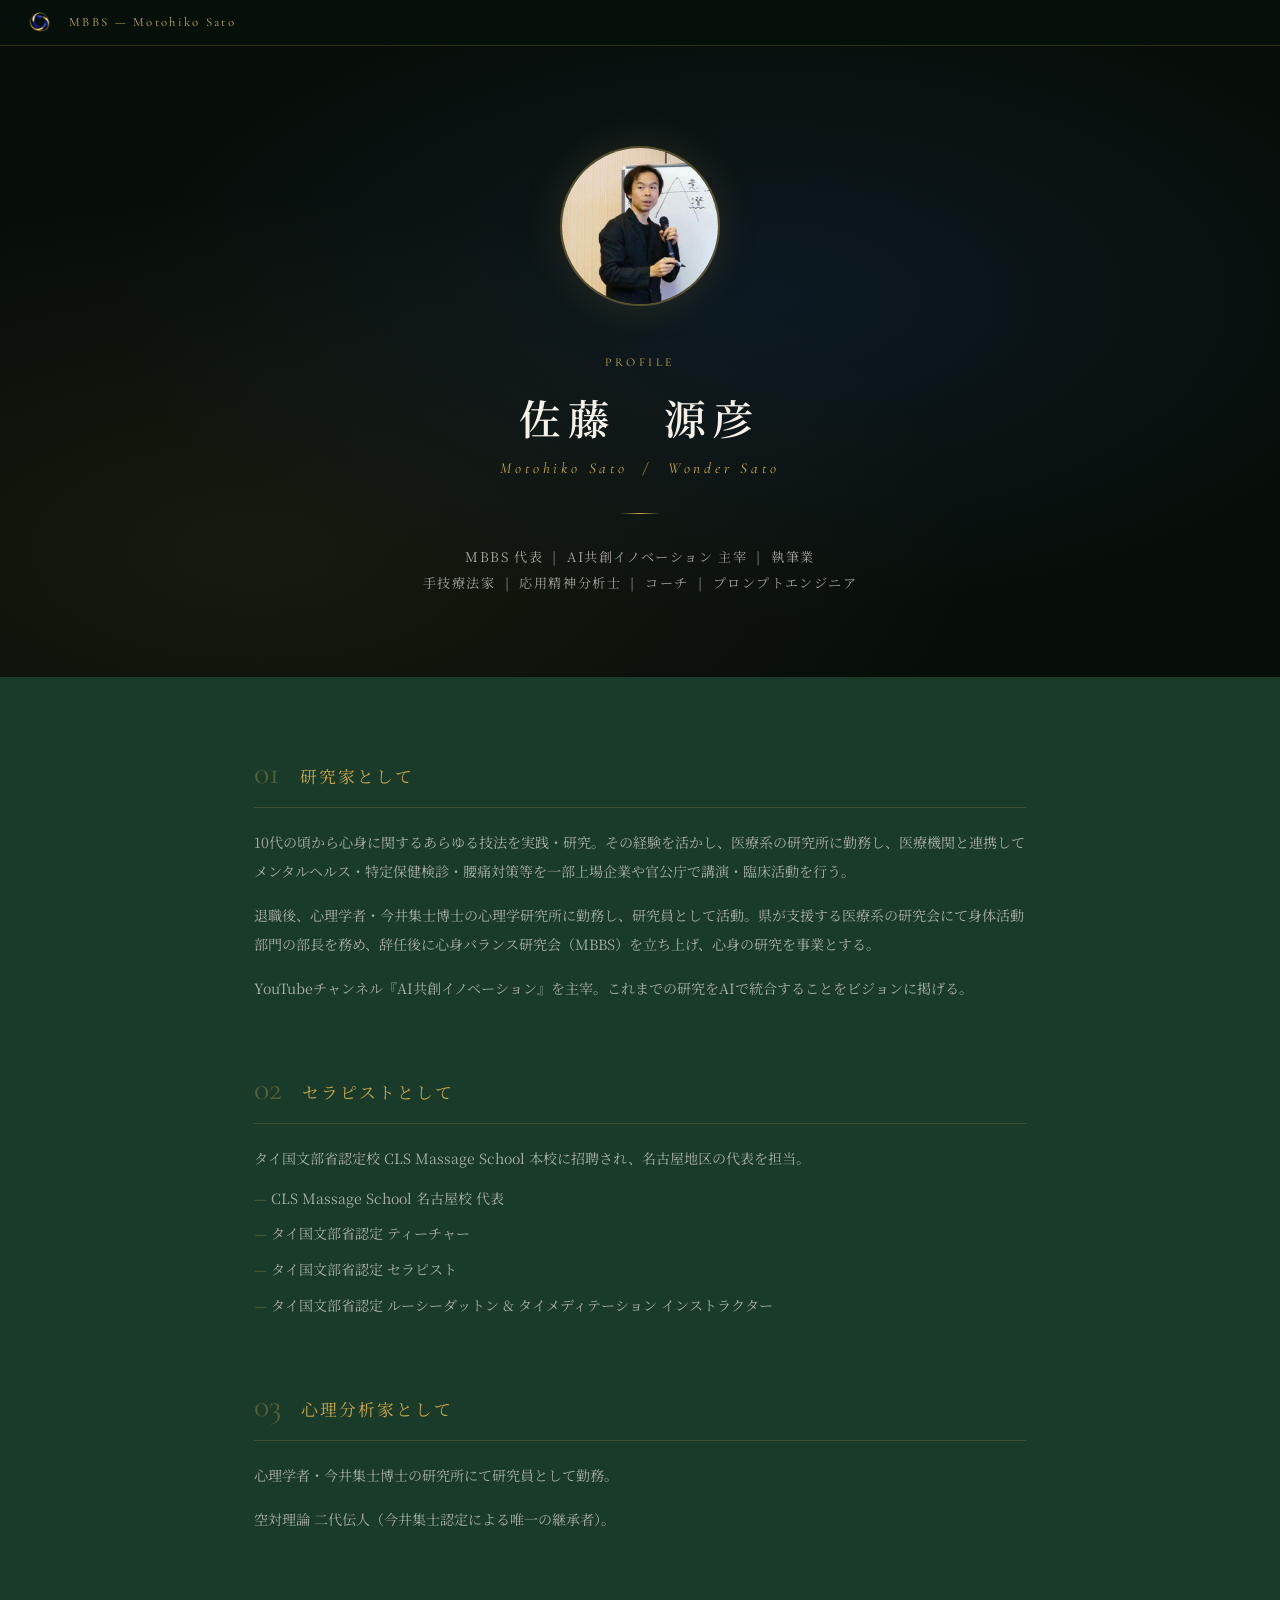
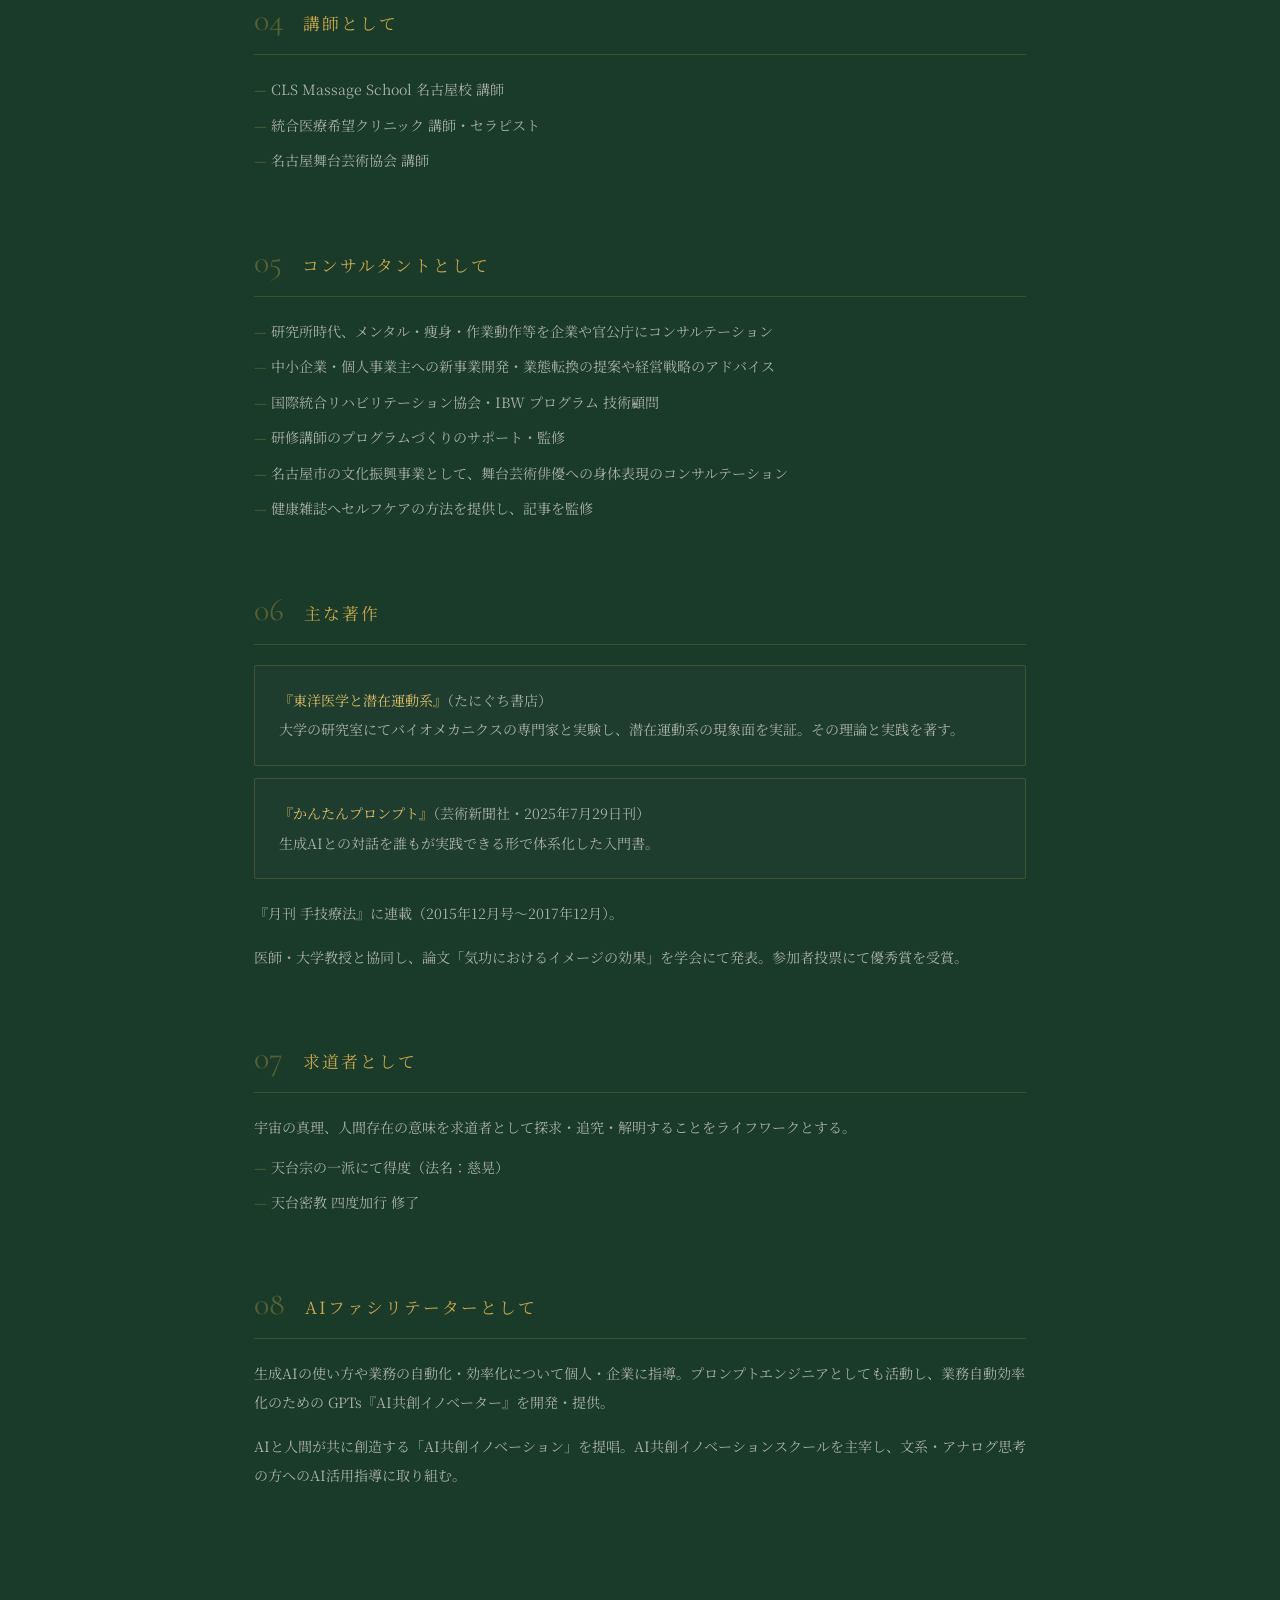
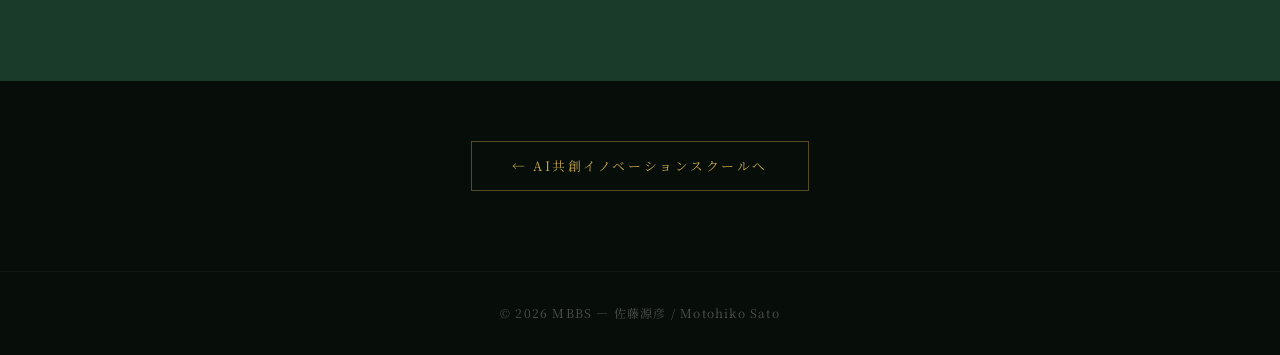
<file: profile.html>
<!DOCTYPE html>
<html lang="ja">
<head>
  <meta charset="UTF-8">
  <meta name="viewport" content="width=device-width, initial-scale=1.0">
  <title>佐藤源彦 プロフィール | MBBS代表</title>
  <meta name="description" content="MBBS代表・佐藤源彦のプロフィール。研究家・セラピスト・心理分析家・AIファシリテーターとして多岐にわたる活動を展開。著書『かんたんプロンプト』（芸術新聞社）。">

  <meta property="og:type"        content="website">
  <meta property="og:title"       content="佐藤源彦 プロフィール | MBBS代表">
  <meta property="og:description" content="MBBS代表・佐藤源彦。研究家・セラピスト・心理分析家・AIファシリテーター。著書『かんたんプロンプト』。">
  <meta property="og:image"       content="image/school/profile.jpeg">

  <!-- JSON-LD -->
  <script type="application/ld+json">
  {
    "@context": "https://schema.org",
    "@type": "Person",
    "name": "佐藤源彦",
    "alternateName": "ワンダー佐藤",
    "jobTitle": "MBBS代表 / AI共創イノベーター / プロンプトエンジニア",
    "description": "MBBS代表。心身バランス研究家・手技療法家・応用精神分析士・コーチ・プロンプトエンジニア。10代から心身技法を研究し、医療系研究所・心理学研究所に勤務。AI共創イノベーションを提唱し、AIと人間の共創を指導。著書『東洋医学と潜在運動系』（たにぐち書店）、『かんたんプロンプト』（芸術新聞社・2025年）。",
    "url": "https://mbbs-ai.jimdofree.com/",
    "image": "image/school/profile.jpeg",
    "nationality": "JP",
    "worksFor": {
      "@type": "Organization",
      "name": "MBBS",
      "url": "https://mbbs-ai.jimdofree.com/"
    },
    "knowsAbout": [
      "プロンプトエンジニアリング",
      "AI共創イノベーション",
      "生成AI",
      "ChatGPT",
      "Claude",
      "Gemini",
      "手技療法",
      "東洋医学",
      "潜在運動系",
      "心理学",
      "応用精神分析",
      "コーチング",
      "太極拳",
      "気功",
      "整体",
      "身体統合",
      "天台密教"
    ],
    "hasCredential": [
      {
        "@type": "EducationalOccupationalCredential",
        "name": "タイ国文部省認定 ティーチャー / セラピスト"
      },
      {
        "@type": "EducationalOccupationalCredential",
        "name": "空対理論 二代伝人（今井集士認定）"
      },
      {
        "@type": "EducationalOccupationalCredential",
        "name": "天台密教 四度加行 修了"
      }
    ],
    "author": [
      {
        "@type": "Book",
        "name": "東洋医学と潜在運動系",
        "publisher": { "@type": "Organization", "name": "たにぐち書店" }
      },
      {
        "@type": "Book",
        "name": "かんたんプロンプト",
        "datePublished": "2025-07-29",
        "publisher": { "@type": "Organization", "name": "芸術新聞社" }
      }
    ],
    "award": "気功におけるイメージの効果（学会発表・参加者投票 優秀賞）",
    "sameAs": [
      "https://linktr.ee/motohiko.sato",
      "https://www.youtube.com/@AICoCreation",
      "https://note.com/mbbs"
    ]
  }
  </script>

  <link rel="preconnect" href="https://fonts.googleapis.com">
  <link rel="preconnect" href="https://fonts.gstatic.com" crossorigin>
  <link href="https://fonts.googleapis.com/css2?family=Noto+Serif+JP:wght@300;400;600&family=Cormorant+Garamond:ital,wght@0,300;0,400;1,300&display=swap" rel="stylesheet">

  <style>
    :root {
      --green:      #1A3A2A;
      --green-dark: #0d1f16;
      --night:      #070e09;
      --gold:       #C9A84C;
      --gold-light: #e0c06a;
      --ivory:      #F5F0E8;
      --ivory-dim:  rgba(245,240,232,0.65);
      --blue:       #1E3A6E;
    }

    *, *::before, *::after { box-sizing: border-box; margin: 0; padding: 0; }
    html { scroll-behavior: smooth; }

    body {
      background: var(--green);
      color: var(--ivory);
      font-family: 'Noto Serif JP', 'Hiragino Mincho ProN', Georgia, serif;
      line-height: 1.9;
      padding-top: 46px;
    }

    /* ===== TOPBAR ===== */
    .topbar {
      position: fixed;
      top: 0; left: 0; right: 0;
      height: 46px;
      background: rgba(5,14,8,0.92);
      backdrop-filter: blur(8px);
      border-bottom: 1px solid rgba(201,168,76,0.2);
      display: flex;
      align-items: center;
      justify-content: space-between;
      padding: 0 20px;
      z-index: 200;
    }
    .topbar-brand {
      display: flex;
      align-items: center;
      gap: 10px;
      text-decoration: none;
    }
    .topbar-symbol {
      height: 26px;
      width: auto;
    }
    .topbar-brand-text {
      font-family: 'Cormorant Garamond', Georgia, serif;
      font-size: 0.8rem;
      letter-spacing: 0.18em;
      color: var(--gold);
    }

    /* ===== HERO ===== */
    .profile-hero {
      background:
        radial-gradient(ellipse at 60% 40%, rgba(30,58,110,0.25) 0%, transparent 60%),
        radial-gradient(ellipse at 20% 80%, rgba(201,168,76,0.08) 0%, transparent 50%),
        var(--night);
      padding: 100px 24px 80px;
      text-align: center;
    }
    .profile-hero-inner {
      max-width: 700px;
      margin: 0 auto;
    }
    .profile-photo {
      width: 160px;
      height: 160px;
      border-radius: 50%;
      object-fit: cover;
      border: 2px solid rgba(201,168,76,0.4);
      box-shadow: 0 0 40px rgba(201,168,76,0.15);
      margin-bottom: 36px;
    }
    .profile-label {
      font-family: 'Cormorant Garamond', Georgia, serif;
      font-size: 0.75rem;
      letter-spacing: 0.3em;
      color: var(--gold);
      text-transform: uppercase;
      margin-bottom: 16px;
    }
    .profile-name-ja {
      font-size: clamp(1.8rem, 5vw, 2.6rem);
      font-weight: 600;
      letter-spacing: 0.15em;
      line-height: 1.3;
    }
    .profile-name-en {
      font-family: 'Cormorant Garamond', Georgia, serif;
      font-size: 0.95rem;
      letter-spacing: 0.25em;
      color: var(--gold);
      font-style: italic;
      margin-top: 10px;
    }
    .profile-role {
      margin-top: 24px;
      font-size: 0.82rem;
      letter-spacing: 0.12em;
      color: var(--ivory-dim);
      line-height: 2;
    }
    .divider {
      width: 40px;
      height: 1px;
      background: linear-gradient(90deg, transparent, var(--gold), transparent);
      margin: 30px auto;
    }

    /* ===== SECTIONS ===== */
    .profile-body {
      max-width: 820px;
      margin: 0 auto;
      padding: 80px 24px 120px;
    }

    .profile-block {
      margin-bottom: 70px;
      opacity: 0;
      transform: translateY(24px);
      transition: opacity 0.8s ease, transform 0.8s ease;
    }
    .profile-block.visible {
      opacity: 1;
      transform: translateY(0);
    }

    .block-header {
      display: flex;
      align-items: baseline;
      gap: 20px;
      margin-bottom: 20px;
      padding-bottom: 14px;
      border-bottom: 1px solid rgba(201,168,76,0.2);
    }
    .block-num {
      font-family: 'Cormorant Garamond', Georgia, serif;
      font-size: 2rem;
      color: rgba(201,168,76,0.35);
      line-height: 1;
      flex-shrink: 0;
    }
    .block-title {
      font-size: 1.05rem;
      letter-spacing: 0.12em;
      color: var(--gold);
      font-weight: 400;
    }

    .block-body {
      font-size: 0.88rem;
      color: var(--ivory-dim);
      line-height: 2.1;
    }
    .block-body p + p {
      margin-top: 14px;
    }
    .block-body ul {
      list-style: none;
      margin-top: 10px;
    }
    .block-body ul li {
      padding-left: 1.2em;
      position: relative;
      margin-bottom: 6px;
    }
    .block-body ul li::before {
      content: '—';
      position: absolute;
      left: 0;
      color: rgba(201,168,76,0.4);
    }

    .book-card {
      margin-top: 16px;
      padding: 20px 24px;
      border: 1px solid rgba(201,168,76,0.2);
      background: rgba(255,255,255,0.02);
      border-radius: 2px;
    }
    .book-card strong {
      color: var(--gold-light);
      font-weight: 400;
    }

    /* ===== BACK LINK ===== */
    .back-area {
      text-align: center;
      padding: 60px 24px 80px;
      background: var(--night);
    }
    .back-link {
      display: inline-block;
      padding: 12px 40px;
      border: 1px solid rgba(201,168,76,0.4);
      color: var(--gold);
      font-size: 0.8rem;
      letter-spacing: 0.2em;
      text-decoration: none;
      transition: background 0.3s;
    }
    .back-link:hover { background: rgba(201,168,76,0.08); }

    footer {
      background: var(--night);
      text-align: center;
      padding: 30px 24px;
      font-size: 0.75rem;
      color: rgba(245,240,232,0.3);
      letter-spacing: 0.1em;
      border-top: 1px solid rgba(255,255,255,0.04);
    }
  </style>
</head>
<body>

  <div class="topbar">
    <a class="topbar-brand" href="index.html">
      <img src="image/mbbs-symbol.png" alt="MBBS" class="topbar-symbol">
      <span class="topbar-brand-text">MBBS — Motohiko Sato</span>
    </a>
  </div>

  <!-- Hero -->
  <section class="profile-hero">
    <div class="profile-hero-inner">
      <img src="image/school/profile.jpeg" alt="佐藤源彦" class="profile-photo">
      <p class="profile-label">Profile</p>
      <h1 class="profile-name-ja">佐藤　源彦</h1>
      <p class="profile-name-en">Motohiko Sato &nbsp;/&nbsp; Wonder Sato</p>
      <div class="divider"></div>
      <p class="profile-role">
        MBBS 代表 &nbsp;|&nbsp; AI共創イノベーション 主宰 &nbsp;|&nbsp; 執筆業<br>
        手技療法家 &nbsp;|&nbsp; 応用精神分析士 &nbsp;|&nbsp; コーチ &nbsp;|&nbsp; プロンプトエンジニア
      </p>
    </div>
  </section>

  <!-- Body -->
  <section class="profile-body">

    <div class="profile-block">
      <div class="block-header">
        <span class="block-num">01</span>
        <span class="block-title">研究家として</span>
      </div>
      <div class="block-body">
        <p>10代の頃から心身に関するあらゆる技法を実践・研究。その経験を活かし、医療系の研究所に勤務し、医療機関と連携してメンタルヘルス・特定保健検診・腰痛対策等を一部上場企業や官公庁で講演・臨床活動を行う。</p>
        <p>退職後、心理学者・今井集士博士の心理学研究所に勤務し、研究員として活動。県が支援する医療系の研究会にて身体活動部門の部長を務め、辞任後に心身バランス研究会（MBBS）を立ち上げ、心身の研究を事業とする。</p>
        <p>YouTubeチャンネル『AI共創イノベーション』を主宰。これまでの研究をAIで統合することをビジョンに掲げる。</p>
      </div>
    </div>

    <div class="profile-block">
      <div class="block-header">
        <span class="block-num">02</span>
        <span class="block-title">セラピストとして</span>
      </div>
      <div class="block-body">
        <p>タイ国文部省認定校 CLS Massage School 本校に招聘され、名古屋地区の代表を担当。</p>
        <ul>
          <li>CLS Massage School 名古屋校 代表</li>
          <li>タイ国文部省認定 ティーチャー</li>
          <li>タイ国文部省認定 セラピスト</li>
          <li>タイ国文部省認定 ルーシーダットン &amp; タイメディテーション インストラクター</li>
        </ul>
      </div>
    </div>

    <div class="profile-block">
      <div class="block-header">
        <span class="block-num">03</span>
        <span class="block-title">心理分析家として</span>
      </div>
      <div class="block-body">
        <p>心理学者・今井集士博士の研究所にて研究員として勤務。</p>
        <p>空対理論 二代伝人（今井集士認定による唯一の継承者）。</p>
      </div>
    </div>

    <div class="profile-block">
      <div class="block-header">
        <span class="block-num">04</span>
        <span class="block-title">講師として</span>
      </div>
      <div class="block-body">
        <ul>
          <li>CLS Massage School 名古屋校 講師</li>
          <li>統合医療希望クリニック 講師・セラピスト</li>
          <li>名古屋舞台芸術協会 講師</li>
        </ul>
      </div>
    </div>

    <div class="profile-block">
      <div class="block-header">
        <span class="block-num">05</span>
        <span class="block-title">コンサルタントとして</span>
      </div>
      <div class="block-body">
        <ul>
          <li>研究所時代、メンタル・痩身・作業動作等を企業や官公庁にコンサルテーション</li>
          <li>中小企業・個人事業主への新事業開発・業態転換の提案や経営戦略のアドバイス</li>
          <li>国際統合リハビリテーション協会・IBW プログラム 技術顧問</li>
          <li>研修講師のプログラムづくりのサポート・監修</li>
          <li>名古屋市の文化振興事業として、舞台芸術俳優への身体表現のコンサルテーション</li>
          <li>健康雑誌へセルフケアの方法を提供し、記事を監修</li>
        </ul>
      </div>
    </div>

    <div class="profile-block">
      <div class="block-header">
        <span class="block-num">06</span>
        <span class="block-title">主な著作</span>
      </div>
      <div class="block-body">
        <div class="book-card">
          <strong>『東洋医学と潜在運動系』</strong>（たにぐち書店）<br>
          大学の研究室にてバイオメカニクスの専門家と実験し、潜在運動系の現象面を実証。その理論と実践を著す。
        </div>
        <div class="book-card" style="margin-top:12px;">
          <strong>『かんたんプロンプト』</strong>（芸術新聞社・2025年7月29日刊）<br>
          生成AIとの対話を誰もが実践できる形で体系化した入門書。
        </div>
        <p style="margin-top:20px;">『月刊 手技療法』に連載（2015年12月号〜2017年12月）。</p>
        <p>医師・大学教授と協同し、論文「気功におけるイメージの効果」を学会にて発表。参加者投票にて優秀賞を受賞。</p>
      </div>
    </div>

    <div class="profile-block">
      <div class="block-header">
        <span class="block-num">07</span>
        <span class="block-title">求道者として</span>
      </div>
      <div class="block-body">
        <p>宇宙の真理、人間存在の意味を求道者として探求・追究・解明することをライフワークとする。</p>
        <ul>
          <li>天台宗の一派にて得度（法名：慈晃）</li>
          <li>天台密教 四度加行 修了</li>
        </ul>
      </div>
    </div>

    <div class="profile-block">
      <div class="block-header">
        <span class="block-num">08</span>
        <span class="block-title">AIファシリテーターとして</span>
      </div>
      <div class="block-body">
        <p>生成AIの使い方や業務の自動化・効率化について個人・企業に指導。プロンプトエンジニアとしても活動し、業務自動効率化のための GPTs『AI共創イノベーター』を開発・提供。</p>
        <p>AIと人間が共に創造する「AI共創イノベーション」を提唱。AI共創イノベーションスクールを主宰し、文系・アナログ思考の方へのAI活用指導に取り組む。</p>
      </div>
    </div>

  </section>

  <div class="back-area">
    <a href="aischool.html" class="back-link">← AI共創イノベーションスクールへ</a>
  </div>

  <footer>
    <p>© 2026 MBBS — 佐藤源彦 / Motohiko Sato</p>
  </footer>

  <script>
    const blocks = document.querySelectorAll('.profile-block');
    const obs = new IntersectionObserver(entries => {
      entries.forEach(e => { if (e.isIntersecting) { e.target.classList.add('visible'); obs.unobserve(e.target); } });
    }, { threshold: 0.1 });
    blocks.forEach(b => obs.observe(b));
  </script>

</body>
</html>
</file>
<file: style.css>
/* ===========================
   MBBS — Claude HP Design
   =========================== */

:root {
  --green:  #1A3A2A;
  --green-light: #224a36;
  --green-dark:  #0f2318;
  --gold:   #C9A84C;
  --gold-light: #e0c070;
  --blue:   #1E3A6E;
  --ivory:  #F5F0E8;
  --ivory-dim: #c8c0ae;
  --font-ja: 'Hiragino Mincho ProN', 'Yu Mincho', Georgia, serif;
  --font-en: 'Cormorant Garamond', 'Garamond', Georgia, serif;
}

*, *::before, *::after {
  box-sizing: border-box;
  margin: 0;
  padding: 0;
}

html {
  scroll-behavior: smooth;
}

body {
  background-color: var(--green);
  color: var(--ivory);
  font-family: var(--font-ja);
  line-height: 1.8;
  padding-top: 46px;
}

/* ── HERO ── */
#hero {
  position: relative;
  min-height: 100vh;
  display: flex;
  flex-direction: column;
  align-items: center;
  justify-content: center;
  text-align: center;
  padding: 20px 24px;
  justify-content: flex-start;
  background:
    radial-gradient(circle at 50% 4%, rgba(120, 255, 170, 0.68) 0%, rgba(92, 255, 151, 0.4) 14%, rgba(18, 105, 58, 0.16) 28%, rgba(0, 0, 0, 0) 48%),
    radial-gradient(circle at 24% 8%, rgba(72, 255, 149, 0.38) 0%, rgba(50, 198, 105, 0.2) 16%, rgba(0, 0, 0, 0) 38%),
    radial-gradient(circle at 78% 7%, rgba(95, 255, 163, 0.34) 0%, rgba(33, 160, 84, 0.18) 16%, rgba(0, 0, 0, 0) 36%),
    linear-gradient(180deg, rgba(46, 255, 138, 0.14) 0%, rgba(46, 255, 138, 0.04) 18%, rgba(0, 0, 0, 0) 36%),
    linear-gradient(to bottom, #000 0%, #000 85%, var(--green) 100%);
  overflow: hidden;
}

#hero::before {
  content: '';
  position: absolute;
  inset: 0;
  background-image: url('data:image/svg+xml,<svg xmlns="http://www.w3.org/2000/svg" width="4" height="4"><rect width="4" height="4" fill="none"/><rect x="0" y="0" width="1" height="1" fill="%23ffffff08"/></svg>');
  pointer-events: none;
}

.hero-logo {
  width: min(640px, 95vw);
  margin-bottom: 20px;
  border-radius: 40px;
  filter: drop-shadow(0 0 64px rgba(201,168,76,0.2));
  animation: fadeUp 1.2s ease both;
}

.hero-tagline {
  font-size: clamp(1.2rem, 3.5vw, 2.2rem);
  color: var(--ivory);
  letter-spacing: 0.05em;
  line-height: 1.6;
  margin-top: -60px;
  margin-bottom: 180px;
  text-shadow:
    0 0 10px rgba(102, 255, 163, 0.32),
    0 0 24px rgba(72, 255, 149, 0.22),
    0 0 44px rgba(32, 196, 99, 0.16);
  animation:
    fadeUp 1.2s ease 0.3s both,
    neonPulse 2.8s ease-in-out 1.5s infinite;
}

.hero-tagline em {
  display: block;
  font-style: normal;
  color: var(--gold);
  font-size: 0.6em;
  letter-spacing: 0.3em;
  margin-top: 24px;
}

.scroll-hint {
  position: absolute;
  bottom: 110px;
  left: 50%;
  transform: translateX(-50%);
  color: var(--gold);
  font-size: calc(clamp(1.2rem, 3.5vw, 2.2rem) * 0.6);
  letter-spacing: 0.2em;
  animation: pulse 2.5s infinite;
}

.scroll-hint::after {
  content: '';
  display: block;
  width: 1px;
  height: 32px;
  background: var(--gold);
  margin: 6px auto 0;
  opacity: 0.6;
}

/* ── TOPBAR ── */
.topbar {
  text-align: center;
  padding: 12px 24px;
  border-bottom: 1px solid rgba(201,168,76,0.2);
  background: var(--green-dark);
}

.topbar-brand {
  display: flex;
  align-items: center;
  gap: 10px;
  text-decoration: none;
  margin-right: auto;
}
.topbar-symbol {
  height: 28px;
  width: auto;
  object-fit: contain;
  opacity: 0.92;
}
.topbar-brand-text {
  font-family: var(--font-en);
  font-size: clamp(0.62rem, 1.4vw, 0.78rem);
  letter-spacing: 0.18em;
  color: var(--ivory-dim);
  text-transform: uppercase;
  transition: color 0.3s;
}
.topbar-brand:hover .topbar-brand-text {
  color: var(--gold);
}

@keyframes topbarGlow {
  0%, 100% {
    text-shadow:
      0 0 8px rgba(92, 255, 151, 0.8),
      0 0 20px rgba(72, 255, 149, 0.5),
      0 0 40px rgba(46, 255, 138, 0.3);
  }
  50% {
    text-shadow:
      0 0 12px rgba(138, 255, 186, 1),
      0 0 30px rgba(92, 255, 151, 0.8),
      0 0 60px rgba(46, 255, 138, 0.5);
  }
}

/* ── MBBS LINK ── */
.mbbs-link {
  position: absolute;
  bottom: 24px;
  left: 50%;
  display: inline-block;
  transform: translateX(-50%);
  font-size: clamp(0.95rem, 2vw, 1.1rem);
  letter-spacing: 0.25em;
  color: #ffffff;
  text-decoration: none;
  border-bottom: 1px solid rgba(92,255,151,0.4);
  white-space: nowrap;
  text-shadow:
    0 0 8px rgba(92, 255, 151, 0.7),
    0 0 20px rgba(72, 255, 149, 0.4),
    0 0 40px rgba(46, 255, 138, 0.2);
  transition: color 0.3s, border-color 0.3s, text-shadow 0.3s, letter-spacing 0.3s, transform 0.3s;
}

.mbbs-link:hover,
.mbbs-link:focus-visible {
  color: var(--gold);
  border-color: var(--gold);
  letter-spacing: 0.35em;
  text-shadow:
    0 0 10px rgba(201, 168, 76, 0.9),
    0 0 24px rgba(201, 168, 76, 0.6),
    0 0 48px rgba(201, 168, 76, 0.4);
  transform: translateX(-50%) scale(1.08);
}

/* ── DIVIDER ── */
.divider {
  width: 60px;
  height: 1px;
  background: linear-gradient(to right, transparent, var(--gold), transparent);
  margin: 0 auto 48px;
}

/* ── TRINITY (三本柱) ── */
#trinity {
  padding: 100px 24px;
  max-width: 1100px;
  margin: 0 auto;
  text-align: center;
}

.section-label {
  font-size: clamp(0.72rem, 2.1vw, 1.32rem);
  letter-spacing: 0.35em;
  color: var(--gold);
  margin-bottom: 16px;
  text-transform: uppercase;
}

.section-title {
  font-size: clamp(1.6rem, 4vw, 2.4rem);
  color: var(--ivory);
  margin-bottom: 64px;
  font-weight: 400;
}

.trinity-grid {
  display: grid;
  grid-template-columns: repeat(auto-fit, minmax(260px, 1fr));
  gap: 2px;
}

.trinity-card {
  background: var(--green-light);
  padding: 56px 36px;
  position: relative;
  transition: background 0.4s;
}

.trinity-card::before {
  content: '';
  position: absolute;
  top: 0; left: 0; right: 0;
  height: 2px;
  background: var(--gold);
  transform: scaleX(0);
  transform-origin: left;
  transition: transform 0.4s;
}

.trinity-card:hover { background: #264a38; }
.trinity-card:hover::before { transform: scaleX(1); }

.trinity-kanji {
  font-size: 3rem;
  color: var(--gold);
  margin-bottom: 20px;
  display: block;
  letter-spacing: 0.1em;
}

.trinity-en {
  font-size: 0.7rem;
  letter-spacing: 0.3em;
  color: var(--ivory-dim);
  text-transform: uppercase;
  margin-bottom: 24px;
  display: block;
}

.trinity-copy {
  font-size: 0.95rem;
  color: var(--ivory);
  line-height: 2;
}

.trinity-link {
  display: inline-block;
  margin-top: 28px;
  padding: 6px 10px;
  font-size: 0.92rem;
  font-weight: 700;
  letter-spacing: 0.14em;
  color: #f3d98a;
  border-bottom: 1px solid transparent;
  border-radius: 999px;
  background: rgba(201, 168, 76, 0.08);
  box-shadow: 0 0 0 1px rgba(201, 168, 76, 0.12);
  transition:
    border-color 0.3s,
    transform 0.3s,
    text-shadow 0.3s,
    background-color 0.3s,
    box-shadow 0.3s;
  text-decoration: none;
}

.trinity-link:hover,
.trinity-link:focus-visible {
  border-color: var(--gold);
  transform: scale(1.18);
  background: rgba(201, 168, 76, 0.14);
  box-shadow:
    0 0 0 1px rgba(201, 168, 76, 0.28),
    0 0 20px rgba(92, 255, 151, 0.14);
  text-shadow:
    0 0 10px rgba(138, 255, 186, 0.46),
    0 0 24px rgba(92, 255, 151, 0.28);
}

/* ── SYMBOL BREAK ── */
.symbol-break {
  text-align: center;
  padding: 60px 24px;
}

.symbol-break__lead {
  margin: 0 0 18px;
  color: #fff;
  font-size: clamp(1.1rem, 2.8vw, 1.9rem);
  letter-spacing: 0.18em;
  text-shadow:
    0 0 10px rgba(128, 255, 185, 0.42),
    0 0 24px rgba(72, 255, 149, 0.3),
    0 0 48px rgba(34, 210, 108, 0.18);
  animation: leadGlow 3.8s ease-in-out infinite;
}

.symbol-break img {
  width: min(120px, 30vw);
  opacity: 0.82;
  filter:
    drop-shadow(0 0 18px rgba(201,168,76,0.36))
    drop-shadow(0 0 28px rgba(82,255,156,0.18));
  animation: symbolBreath 4.8s ease-in-out infinite;
}

.symbol-break__text {
  margin: 18px 0 0;
  color: var(--gold);
  font-size: clamp(1rem, 2.4vw, 1.5rem);
  letter-spacing: 0.22em;
  text-transform: none;
  text-shadow:
    0 0 10px rgba(201, 168, 76, 0.24),
    0 0 24px rgba(88, 255, 163, 0.14);
  animation: symbolTextGlow 4.8s ease-in-out infinite;
}

/* ── PHILOSOPHY ── */
#philosophy {
  padding: 100px 24px;
  background: var(--green-dark);
  text-align: center;
}

.philosophy-inner {
  max-width: 720px;
  margin: 0 auto;
}

.philosophy-desc {
  font-size: clamp(0.85rem, 1.8vw, 1rem);
  line-height: 2.2;
  color: var(--ivory-dim);
  margin-bottom: 48px;
}

.philosophy-quote {
  font-size: clamp(1rem, 2vw, 1.2rem);
  line-height: 2.4;
  color: var(--ivory);
  margin-bottom: 48px;
}

.philosophy-quote strong {
  color: var(--gold);
  font-weight: 400;
}

.philosophy-name {
  font-size: 0.8rem;
  letter-spacing: 0.25em;
  color: var(--ivory-dim);
}

/* ── BOOKS ── */
#books {
  padding: 100px 24px;
  max-width: 900px;
  margin: 0 auto;
  text-align: center;
}

.books-note {
  font-size: 0.9rem;
  color: var(--ivory-dim);
  letter-spacing: 0.08em;
  line-height: 2;
  margin-bottom: 48px;
}

.books-grid {
  display: grid;
  grid-template-columns: repeat(auto-fit, minmax(240px, 1fr));
  gap: 48px;
  margin-top: 56px;
}

.book-item {
  text-decoration: none;
  color: var(--ivory);
  display: flex;
  flex-direction: column;
  align-items: center;
  gap: 16px;
  transition: transform 0.3s;
}

.book-item:hover {
  transform: translateY(-6px);
}

.book-item img {
  width: 100%;
  max-width: 220px;
  box-shadow: 0 8px 32px rgba(0,0,0,0.5);
  border: 1px solid rgba(201,168,76,0.2);
}

.book-item:hover img {
  box-shadow: 0 12px 40px rgba(201,168,76,0.25);
  border-color: rgba(201,168,76,0.5);
}

.book-title {
  font-size: 1rem;
  color: var(--gold);
  letter-spacing: 0.08em;
}

.book-sub {
  font-size: 0.75rem;
  color: var(--ivory-dim);
  letter-spacing: 0.05em;
  line-height: 1.8;
}

/* ── SERVICES ── */
#services {
  padding: 100px 24px;
  max-width: 1100px;
  margin: 0 auto;
  text-align: center;
}

.services-grid {
  display: grid;
  grid-template-columns: repeat(auto-fit, minmax(220px, 1fr));
  gap: 20px;
  margin-top: 56px;
}

.service-btn {
  display: block;
  padding: 36px 24px;
  border: 1px solid rgba(201,168,76,0.4);
  color: var(--ivory);
  text-decoration: none;
  font-size: 0.9rem;
  letter-spacing: 0.1em;
  line-height: 1.8;
  transition: all 0.3s;
  position: relative;
  overflow: hidden;
}

.service-btn::after {
  content: '';
  position: absolute;
  inset: 0;
  background: rgba(201,168,76,0.07);
  opacity: 0;
  transition: opacity 0.3s;
}

.service-btn:hover {
  border-color: var(--gold);
  color: var(--gold);
}

.service-btn:hover::after { opacity: 1; }

.service-btn-en {
  display: block;
  font-size: 0.65rem;
  letter-spacing: 0.25em;
  color: var(--ivory-dim);
  margin-top: 8px;
  text-transform: uppercase;
}

/* ── FAQ ── */
#faq {
  padding: 100px 24px;
  max-width: 800px;
  margin: 0 auto;
  text-align: center;
}

.faq-list {
  margin-top: 56px;
  text-align: left;
}

.faq-item {
  border-bottom: 1px solid rgba(201,168,76,0.2);
}

.faq-q {
  padding: 24px 0;
  font-size: clamp(0.9rem, 2vw, 1.05rem);
  color: var(--ivory);
  letter-spacing: 0.06em;
  cursor: pointer;
  list-style: none;
  display: flex;
  justify-content: space-between;
  align-items: center;
  transition: color 0.3s;
}

.faq-q::after {
  content: '+';
  color: var(--gold);
  font-size: 1.4rem;
  font-weight: 300;
  flex-shrink: 0;
  margin-left: 16px;
  transition: transform 0.3s;
}

.faq-item[open] .faq-q {
  color: var(--gold);
}

.faq-item[open] .faq-q::after {
  transform: rotate(45deg);
}

.faq-q::-webkit-details-marker { display: none; }

.faq-a {
  padding: 0 0 28px;
  font-size: clamp(0.82rem, 1.8vw, 0.95rem);
  color: var(--ivory-dim);
  line-height: 2.2;
  letter-spacing: 0.04em;
}

/* ── LINKS BAR ── */
.links-bar {
  padding: 60px 24px;
  text-align: center;
  border-top: 1px solid rgba(201,168,76,0.15);
}

.links-btn {
  display: inline-block;
  padding: 20px 48px;
  border: 1px solid rgba(201,168,76,0.5);
  color: var(--ivory);
  text-decoration: none;
  font-size: clamp(0.9rem, 2vw, 1.05rem);
  letter-spacing: 0.12em;
  line-height: 1.8;
  transition: all 0.3s;
}

.links-btn:hover {
  border-color: var(--gold);
  color: var(--gold);
  background: rgba(201,168,76,0.06);
}

.links-btn-en {
  display: block;
  font-size: 0.65rem;
  letter-spacing: 0.25em;
  color: var(--ivory-dim);
  margin-top: 4px;
  text-transform: uppercase;
}

/* ── FOOTER ── */
footer {
  padding: 60px 24px;
  text-align: center;
  border-top: 1px solid rgba(201,168,76,0.2);
}

.footer-logo {
  width: min(340px, 78vw);
  margin-bottom: 8px;
  opacity: 0.85;
}

.footer-copy {
  margin-top: 0;
  font-size: 0.75rem;
  color: var(--ivory-dim);
  letter-spacing: 0.15em;
  line-height: 2;
}

/* ── ANIMATIONS ── */
@keyframes fadeUp {
  from { opacity: 0; transform: translateY(24px); }
  to   { opacity: 1; transform: translateY(0); }
}

@keyframes pulse {
  0%, 100% { opacity: 0.5; }
  50%       { opacity: 1; }
}

@keyframes neonPulse {
  0%, 100% {
    text-shadow:
      0 0 10px rgba(102, 255, 163, 0.24),
      0 0 24px rgba(72, 255, 149, 0.16),
      0 0 44px rgba(32, 196, 99, 0.1);
  }
  50% {
    text-shadow:
      0 0 14px rgba(138, 255, 186, 0.48),
      0 0 34px rgba(92, 255, 151, 0.34),
      0 0 68px rgba(46, 255, 138, 0.24);
  }
}

@keyframes symbolBreath {
  0%, 100% {
    transform: scale(1);
    filter:
      drop-shadow(0 0 18px rgba(201,168,76,0.3))
      drop-shadow(0 0 28px rgba(82,255,156,0.14));
  }
  50% {
    transform: scale(1.09);
    filter:
      drop-shadow(0 0 24px rgba(201,168,76,0.44))
      drop-shadow(0 0 42px rgba(110,255,176,0.28));
  }
}

@keyframes symbolTextGlow {
  0%, 100% {
    opacity: 0.82;
    text-shadow:
      0 0 10px rgba(201, 168, 76, 0.2),
      0 0 24px rgba(88, 255, 163, 0.1);
  }
  50% {
    opacity: 1;
    text-shadow:
      0 0 14px rgba(201, 168, 76, 0.34),
      0 0 30px rgba(110, 255, 176, 0.2);
  }
}

@keyframes leadGlow {
  0%, 100% {
    opacity: 0.86;
    text-shadow:
      0 0 10px rgba(128, 255, 185, 0.34),
      0 0 24px rgba(72, 255, 149, 0.24),
      0 0 48px rgba(34, 210, 108, 0.14);
  }
  50% {
    opacity: 1;
    text-shadow:
      0 0 14px rgba(164, 255, 206, 0.52),
      0 0 34px rgba(92, 255, 151, 0.34),
      0 0 60px rgba(46, 255, 138, 0.22);
  }
}

/* ── RESPONSIVE ── */
@media (max-width: 600px) {
  .trinity-grid { grid-template-columns: 1fr; gap: 1px; }
  .services-grid { grid-template-columns: 1fr; }
}

/* ── HAMBURGER BUTTON ── */
.topbar {
  position: fixed;
  top: 0;
  left: 0;
  right: 0;
  z-index: 900;
  display: flex;
  align-items: center;
  justify-content: center;
}
.nav-open {
  position: absolute;
  right: 20px;
  top: 50%;
  transform: translateY(-50%);
  background: none;
  border: none;
  cursor: pointer;
  display: flex;
  flex-direction: column;
  gap: 5px;
  padding: 6px;
}
.nav-open span {
  display: block;
  width: 24px;
  height: 1.5px;
  background: var(--gold);
  transition: background 0.3s;
  box-shadow: 0 0 6px rgba(201,168,76,0.5);
}
.nav-open:hover span {
  background: var(--gold-light);
}

/* ── OVERLAY NAV ── */
.nav-overlay {
  position: fixed;
  inset: 0;
  z-index: 1000;
  display: flex;
  align-items: center;
  justify-content: center;
  background: rgba(8, 18, 12, 0.96);
  backdrop-filter: blur(12px);
  opacity: 0;
  pointer-events: none;
  transition: opacity 0.4s ease;
  overflow-y: auto;
}
.nav-overlay.is-open {
  opacity: 1;
  pointer-events: all;
}

.nav-close {
  position: absolute;
  top: 24px;
  right: 28px;
  background: none;
  border: none;
  color: var(--ivory-dim);
  font-size: 2rem;
  cursor: pointer;
  line-height: 1;
  transition: color 0.3s;
}
.nav-close:hover { color: var(--gold); }

.nav-links {
  list-style: none;
  text-align: center;
  display: flex;
  flex-direction: column;
  gap: 8px;
}
.nav-links li {
  opacity: 0;
  transform: translateY(16px);
  transition: opacity 0.4s ease, transform 0.4s ease;
}
.nav-overlay.is-open .nav-links li:nth-child(1) { opacity:1; transform:none; transition-delay:0.08s; }
.nav-overlay.is-open .nav-links li:nth-child(2) { opacity:1; transform:none; transition-delay:0.14s; }
.nav-overlay.is-open .nav-links li:nth-child(3) { opacity:1; transform:none; transition-delay:0.20s; }
.nav-overlay.is-open .nav-links li:nth-child(4) { opacity:1; transform:none; transition-delay:0.26s; }
.nav-overlay.is-open .nav-links li:nth-child(5) { opacity:1; transform:none; transition-delay:0.32s; }
.nav-overlay.is-open .nav-links li:nth-child(6) { opacity:1; transform:none; transition-delay:0.38s; }
.nav-overlay.is-open .nav-links li:nth-child(7) { opacity:1; transform:none; transition-delay:0.44s; }

.nav-links a {
  display: flex;
  flex-direction: column;
  align-items: center;
  gap: 4px;
  padding: 14px 40px;
  text-decoration: none;
  border-bottom: 1px solid rgba(201,168,76,0.12);
  transition: border-color 0.3s;
}
.nav-links a:hover { border-bottom-color: rgba(201,168,76,0.5); }

.nav-en {
  font-family: var(--font-en);
  font-size: clamp(0.7rem, 1.4vw, 0.82rem);
  letter-spacing: 0.3em;
  text-transform: uppercase;
  color: var(--gold);
  opacity: 0.8;
}
.nav-ja {
  font-family: var(--font-ja);
  font-size: clamp(1.2rem, 3vw, 1.8rem);
  letter-spacing: 0.14em;
  color: var(--ivory);
  transition: color 0.3s;
}
.nav-links a:hover .nav-ja { color: var(--gold-light); }
</file>
<file: concept.css>
/* ===========================
   MBBS — Concept Page
   =========================== */

/* ── TOPBAR リンク ── */
.topbar-home {
  font-size: clamp(0.8rem, 1.8vw, 1rem);
  letter-spacing: 0.25em;
  color: #ffffff;
  text-decoration: none;
  text-shadow:
    0 0 8px rgba(92,255,151,0.9),
    0 0 20px rgba(72,255,149,0.6),
    0 0 40px rgba(46,255,138,0.4);
  transition: color 0.3s;
}
.topbar-home:hover { color: var(--gold); }

/* ── CONCEPT HERO ── */
#concept-hero {
  position: relative;
  padding: 120px 24px 80px;
  text-align: center;
  background:
    radial-gradient(circle at 50% 8%, rgba(102, 255, 163, 0.2) 0%, rgba(102, 255, 163, 0.08) 18%, rgba(0, 0, 0, 0) 42%),
    radial-gradient(circle at 18% 14%, rgba(64, 168, 108, 0.18) 0%, rgba(64, 168, 108, 0.06) 20%, rgba(0, 0, 0, 0) 38%),
    radial-gradient(circle at 84% 12%, rgba(30, 58, 110, 0.2) 0%, rgba(30, 58, 110, 0.08) 18%, rgba(0, 0, 0, 0) 36%),
    linear-gradient(180deg, rgba(17, 34, 26, 0.72) 0%, rgba(11, 23, 17, 0.28) 100%);
  animation: fadeUp 1s ease both;
}

#concept-hero::before,
#concept-hero::after {
  position: absolute;
  inset: auto;
  border-radius: 999px;
  pointer-events: none;
  content: "";
}

#concept-hero::before {
  top: -90px;
  left: 50%;
  width: 420px;
  height: 180px;
  transform: translateX(-50%);
  background: radial-gradient(circle, rgba(98, 255, 163, 0.28) 0%, rgba(98, 255, 163, 0.08) 36%, rgba(98, 255, 163, 0) 70%);
  filter: blur(24px);
  animation: heroGlow 7s ease-in-out infinite;
}

#concept-hero::after {
  right: 72px;
  top: 58px;
  width: 88px;
  height: 88px;
  border: 1px solid rgba(201, 168, 76, 0.2);
  background: radial-gradient(circle, rgba(201, 168, 76, 0.12) 0%, rgba(201, 168, 76, 0) 68%);
  box-shadow: 0 0 26px rgba(201, 168, 76, 0.12);
  opacity: 0.58;
}

#concept-hero .section-label {
  position: relative;
  z-index: 1;
  display: inline-flex;
  align-items: center;
  gap: 12px;
  margin-bottom: 26px;
  padding: 10px 18px;
  border: 1px solid rgba(102, 255, 163, 0.18);
  border-radius: 999px;
  background: rgba(255, 255, 255, 0.03);
  color: #d4e7dc;
  font-size: clamp(0.82rem, 1.8vw, 1rem);
  letter-spacing: 0.3em;
  text-transform: uppercase;
  box-shadow:
    0 0 0 1px rgba(255, 255, 255, 0.02),
    0 0 24px rgba(72, 255, 149, 0.08);
}

#concept-hero .section-label::before,
#concept-hero .section-label::after {
  width: 16px;
  height: 1px;
  background: linear-gradient(90deg, rgba(102, 255, 163, 0), rgba(102, 255, 163, 0.86));
  content: "";
}

#concept-hero .section-label::after {
  transform: rotate(180deg);
}

.concept-title {
  position: relative;
  z-index: 1;
  font-size: clamp(2.4rem, 6vw, 4rem);
  color: var(--gold);
  font-weight: 400;
  letter-spacing: 0.18em;
  margin-bottom: 30px;
  text-shadow:
    0 0 18px rgba(201, 168, 76, 0.24),
    0 0 42px rgba(98, 255, 163, 0.12),
    0 0 72px rgba(72, 255, 149, 0.08);
  animation: conceptTitleGlow 3.8s ease-in-out infinite;
}

#concept-hero .divider {
  position: relative;
  z-index: 1;
  width: min(280px, 54vw);
  height: 2px;
  margin-bottom: 34px;
  background:
    linear-gradient(90deg,
      rgba(102, 255, 163, 0) 0%,
      rgba(102, 255, 163, 0.58) 18%,
      rgba(201, 168, 76, 0.96) 50%,
      rgba(102, 255, 163, 0.58) 82%,
      rgba(102, 255, 163, 0) 100%);
  box-shadow:
    0 0 14px rgba(102, 255, 163, 0.18),
    0 0 22px rgba(201, 168, 76, 0.18);
}

.concept-lead {
  position: relative;
  z-index: 1;
  width: min(100%, 760px);
  margin: 0 auto;
  padding: 0;
  font-size: clamp(1rem, 2.4vw, 1.4rem);
  color: var(--ivory);
  line-height: 1.95;
  letter-spacing: 0.1em;
  text-shadow:
    0 0 12px rgba(102, 255, 163, 0.08);
}

/* ── CONCEPT BODY ── */
#concept-body { padding: 60px 24px 120px; }

.concept-inner {
  max-width: 860px;
  margin: 0 auto;
}

.concept-block {
  margin-bottom: 100px;
  text-align: center;
}

.concept-text {
  font-size: clamp(0.92rem, 2vw, 1.05rem);
  color: var(--ivory);
  line-height: 2.5;
  letter-spacing: 0.06em;
  text-align: left;
}

@keyframes heroGlow {
  0%, 100% {
    opacity: 0.86;
    transform: translateX(-50%) scale(1);
  }
  50% {
    opacity: 1;
    transform: translateX(-50%) scale(1.08);
  }
}

@keyframes conceptTitleGlow {
  0%, 100% {
    text-shadow:
      0 0 18px rgba(201, 168, 76, 0.2),
      0 0 42px rgba(98, 255, 163, 0.1),
      0 0 72px rgba(72, 255, 149, 0.06);
    transform: scale(1);
  }
  50% {
    text-shadow:
      0 0 24px rgba(201, 168, 76, 0.34),
      0 0 56px rgba(120, 255, 170, 0.2),
      0 0 92px rgba(92, 255, 151, 0.14);
    transform: scale(1.035);
  }
}

/* ── INFOGRAPHIC 共通 ── */
.ig-section {
  padding: 90px 0;
  border-top: 1px solid rgba(201,168,76,0.15);
  text-align: center;
  opacity: 0;
  transform: translateY(48px);
  transition: opacity 0.9s ease, transform 0.9s ease;
  margin-bottom: 0;
}
.ig-section.visible {
  opacity: 1;
  transform: translateY(0);
}

.ig-number {
  font-size: 0.8rem;
  letter-spacing: 0.5em;
  color: var(--gold);
  margin-bottom: 14px;
  font-family: var(--font-en);
}

.ig-title {
  font-size: clamp(1.6rem, 3.8vw, 2.4rem);
  color: var(--ivory);
  font-weight: 400;
  letter-spacing: 0.12em;
  margin-bottom: 16px;
}

.ig-title-en {
  font-family: var(--font-en);
  font-size: clamp(0.8rem, 1.6vw, 0.95rem);
  color: var(--gold);
  letter-spacing: 0.28em;
  text-transform: uppercase;
  margin-bottom: 20px;
  opacity: 0.72;
}

.ig-subtitle {
  font-size: clamp(0.95rem, 2vw, 1.1rem);
  color: var(--ivory-dim);
  letter-spacing: 0.08em;
  margin-bottom: 64px;
}

.ig-wrap {
  display: flex;
  justify-content: center;
  align-items: center;
}

.ig-caption {
  max-width: 560px;
  margin: 56px auto 0;
  font-size: 0.95rem;
  color: var(--ivory-dim);
  line-height: 2.2;
  letter-spacing: 0.05em;
}

.ig-caption--lead {
  max-width: 720px;
}

.ig-caption__typed {
  font-size: clamp(1.15rem, 2.5vw, 1.5rem);
  color: var(--ivory);
  line-height: 2.05;
  letter-spacing: 0.07em;
}

/* ══════════════════════════════════════
   INFOGRAPHIC 01: 三円統合図（Venn）
   ══════════════════════════════════════ */
.venn-svg {
  width: min(500px, 92vw);
  overflow: visible;
}

/* 各円：transform-box で自分の中心基点に */
.vc {
  transform-box: fill-box;
  transform-origin: center;
  opacity: 0;
  animation: vcFadeIn 1s cubic-bezier(0.22,1,0.36,1) forwards;
}
.vc1 {
  animation:
    vcFadeIn 1s cubic-bezier(0.22,1,0.36,1) 0.2s forwards,
    vcPulseTop 6.2s ease-in-out 1.6s infinite;
}
.vc2 {
  animation:
    vcFadeIn 1s cubic-bezier(0.22,1,0.36,1) 0.7s forwards,
    vcPulseLeft 6.2s ease-in-out 2s infinite;
}
.vc3 {
  animation:
    vcFadeIn 1s cubic-bezier(0.22,1,0.36,1) 1.2s forwards,
    vcPulseRight 6.2s ease-in-out 2.4s infinite;
}

@keyframes vcFadeIn {
  from { opacity: 0; }
  to   { opacity: 1; }
}

@keyframes vcPulseTop {
  0%, 100% { transform: translateY(0) scale(1); }
  25% { transform: translateY(14px) scale(0.985); }
  50% { transform: translateY(26px) scale(0.97); }
  75% { transform: translateY(12px) scale(0.99); }
}

@keyframes vcPulseLeft {
  0%, 100% { transform: translate(0, 0) scale(1); }
  25% { transform: translate(14px, -10px) scale(0.985); }
  50% { transform: translate(26px, -20px) scale(0.97); }
  75% { transform: translate(12px, -8px) scale(0.99); }
}

@keyframes vcPulseRight {
  0%, 100% { transform: translate(0, 0) scale(1); }
  25% { transform: translate(-14px, -10px) scale(0.985); }
  50% { transform: translate(-26px, -20px) scale(0.97); }
  75% { transform: translate(-12px, -8px) scale(0.99); }
}

/* 中心グロー */
.vcg {
  transform-box: fill-box;
  transform-origin: center;
  opacity: 0;
  animation: glowIn 1s ease 1.8s forwards, glowPulse 3.5s ease-in-out 2.8s infinite;
}
@keyframes glowIn {
  from { opacity: 0; transform: scale(0.5); }
  to   { opacity: 1; transform: scale(1); }
}
@keyframes glowPulse {
  0%,100% { opacity: 0.85; transform: scale(1); }
  50%     { opacity: 1;    transform: scale(1.18); }
}

/* 中心ドット */
.vdot {
  opacity: 0;
  animation: fadeIn 0.6s ease 2.2s forwards;
}

/* 外側ハロー */
.vc-halo {
  opacity: 0;
  animation: fadeIn 1.2s ease 0.5s forwards;
}

/* 回転ダッシュリング */
.vc-ring {
  transform-box: fill-box;
  transform-origin: center;
  opacity: 0;
  animation: fadeIn 0.8s ease 1.4s forwards;
}
.vc-ring1 { animation: fadeIn 0.8s ease 1.4s forwards, ringRotateCW 28s linear 2.2s infinite; }
.vc-ring2 { animation: fadeIn 0.8s ease 1.6s forwards, ringRotateCCW 32s linear 2.4s infinite; }
.vc-ring3 { animation: fadeIn 0.8s ease 1.8s forwards, ringRotateCW 36s linear 2.6s infinite; }
@keyframes ringRotateCW  { to { transform: rotate(360deg); } }
@keyframes ringRotateCCW { to { transform: rotate(-360deg); } }

/* 中心内リング */
.vcg-inner {
  transform-box: fill-box;
  transform-origin: center;
  opacity: 0;
  animation: glowIn 1s ease 2s forwards, glowPulse 4s ease-in-out 3s infinite;
}

/* ラベル類 */
.vl-ja {
  font-family: var(--font-ja);
  font-size: 34px;
  opacity: 0;
  animation: fadeIn 0.7s ease 1.6s forwards;
}
.vl-gold { fill: #C9A84C; }
.vl-blue { fill: #6a9ae0; }
.vl-green { fill: #4ab880; }

.vl-en {
  font-family: var(--font-en);
  font-size: 13px;
  letter-spacing: 3px;
  text-transform: uppercase;
  opacity: 0;
  animation: fadeIn 0.7s ease 1.9s forwards;
}
.vl-en-gold { fill: rgba(201,168,76,0.75); }
.vl-en-blue { fill: rgba(106,154,224,0.75); }
.vl-en-green { fill: rgba(74,184,128,0.75); }

.vc-ja {
  font-family: var(--font-ja);
  font-size: 20px;
  fill: #ffffff;
  font-weight: 600;
  filter: drop-shadow(0 0 12px rgba(201,168,76,0.6)) drop-shadow(0 0 4px rgba(255,255,255,0.4));
  opacity: 0;
  animation: fadeIn 0.8s ease 2.2s forwards;
}
.vc-en {
  font-family: var(--font-en);
  font-size: 13px;
  fill: rgba(201,168,76,0.85);
  letter-spacing: 3px;
  text-transform: uppercase;
  filter: drop-shadow(0 0 8px rgba(201,168,76,0.5));
  opacity: 0;
  animation: fadeIn 0.8s ease 2.5s forwards;
}
@keyframes fadeIn {
  from { opacity: 0; }
  to   { opacity: 1; }
}

/* ══════════════════════════════════════
   INFOGRAPHIC 02: 叡智×AI 統合軸
   ══════════════════════════════════════ */
.axis-diagram {
  display: flex;
  align-items: center;
  width: min(860px, 94vw);
  gap: 0;
  position: relative;
}

/* ── Left / Right サイド ── */
.axis-side {
  flex: 1;
  padding: 36px 28px;
  opacity: 0;
  transition: opacity 0.8s ease, transform 0.8s ease;
}
.ig-section.visible .axis-left  {
  opacity: 1; transform: translateX(0);
  transition-delay: 0.2s;
}
.ig-section.visible .axis-right {
  opacity: 1; transform: translateX(0);
  transition-delay: 0.4s;
}
.axis-left  { transform: translateX(-30px); }
.axis-right { transform: translateX( 30px); }

.axis-head {
  font-size: clamp(1rem, 2.2vw, 1.15rem);
  color: var(--ivory);
  letter-spacing: 0.1em;
  margin-bottom: 6px;
}
.axis-head-en {
  font-size: 0.75rem;
  color: var(--gold);
  letter-spacing: 0.18em;
  text-transform: uppercase;
  margin-bottom: 24px;
  font-family: var(--font-en);
}
.axis-tags {
  list-style: none;
  display: flex;
  flex-direction: column;
  gap: 0;
}
.axis-tags li {
  font-size: 0.9rem;
  color: var(--ivory-dim);
  letter-spacing: 0.05em;
  padding: 10px 0;
  border-bottom: 1px solid rgba(201,168,76,0.12);
  line-height: 1.6;
}
.axis-tags li:last-child { border-bottom: none; }

/* ── Center ── */
.axis-mid {
  flex: 0 0 160px;
  display: flex;
  flex-direction: column;
  align-items: center;
  gap: 20px;
  position: relative;
  z-index: 1;
  opacity: 0;
  transition: opacity 0.7s ease 0.6s, transform 0.7s ease 0.6s;
  transform: scale(0.8);
}
.ig-section.visible .axis-mid {
  opacity: 1;
  transform: scale(1);
}

.axis-line-wrap {
  display: flex;
  align-items: center;
  width: 100%;
}
.axis-line-l,
.axis-line-r {
  flex: 1;
  height: 1px;
  background: linear-gradient(to right, transparent, rgba(201,168,76,0.5));
  transform-origin: left;
  transform: scaleX(0);
  transition: transform 0.8s ease;
}
.axis-line-r {
  background: linear-gradient(to left, transparent, rgba(201,168,76,0.5));
  transform-origin: right;
}
.ig-section.visible .axis-line-l,
.ig-section.visible .axis-line-r {
  transform: scaleX(1);
  transition-delay: 0.8s;
}

.axis-node {
  display: flex;
  flex-direction: column;
  align-items: center;
  justify-content: center;
  width: 130px;
  height: 130px;
  border: 1px solid rgba(201,168,76,0.7);
  border-radius: 50%;
  background: radial-gradient(circle, rgba(201,168,76,0.10) 0%, var(--green-dark) 70%);
  box-shadow:
    0 0 32px rgba(201,168,76,0.30),
    0 0 64px rgba(201,168,76,0.14),
    0 0 96px rgba(201,168,76,0.06),
    inset 0 0 28px rgba(201,168,76,0.08);
  animation: nodePulse 3.5s ease-in-out 1.5s infinite;
  flex-shrink: 0;
  position: relative;
}
.axis-node::before {
  content: '';
  position: absolute;
  inset: -6px;
  border-radius: 50%;
  border: 1px solid rgba(201,168,76,0.18);
}
.axis-node::after {
  content: '';
  position: absolute;
  inset: -12px;
  border-radius: 50%;
  border: 1px solid rgba(201,168,76,0.08);
}
@keyframes nodePulse {
  0%,100% {
    box-shadow: 0 0 32px rgba(201,168,76,0.28), 0 0 64px rgba(201,168,76,0.12), inset 0 0 28px rgba(201,168,76,0.06);
  }
  50% {
    box-shadow: 0 0 48px rgba(201,168,76,0.52), 0 0 96px rgba(201,168,76,0.26), inset 0 0 36px rgba(201,168,76,0.14);
  }
}
.axis-node-name {
  font-size: 1.4rem;
  color: var(--gold);
  letter-spacing: 0.24em;
  font-family: var(--font-en);
  text-shadow: 0 0 14px rgba(201,168,76,0.7), 0 0 28px rgba(201,168,76,0.3);
}
.axis-node-sub {
  font-size: 0.92rem;
  color: var(--ivory);
  letter-spacing: 0.22em;
  margin-top: 6px;
  text-shadow: 0 0 10px rgba(201,168,76,0.5);
}

.axis-pillars {
  display: flex;
  gap: 6px;
  align-items: center;
  font-size: 0.82rem;
  color: var(--ivory-dim);
  letter-spacing: 0.1em;
}
.axis-pillars-sep { color: rgba(201,168,76,0.4); }

/* ══════════════════════════════════════
   INFOGRAPHIC 03: 変容のレイヤー
   ══════════════════════════════════════ */
.layer-diagram {
  width: min(680px, 94vw);
  text-align: left;
}

.layer-row {
  display: flex;
  align-items: center;
  gap: 20px;
  opacity: 0;
  transform: translateX(-24px);
  transition: opacity 0.6s ease, transform 0.6s ease;
}
.ig-section.visible .layer-row[data-d="0"] { opacity:1; transform:none; transition-delay:0.1s; }
.ig-section.visible .layer-row[data-d="1"] { opacity:1; transform:none; transition-delay:0.3s; }
.ig-section.visible .layer-row[data-d="2"] { opacity:1; transform:none; transition-delay:0.5s; }
.ig-section.visible .layer-row[data-d="3"] { opacity:1; transform:none; transition-delay:0.7s; }
.ig-section.visible .layer-row[data-d="4"] { opacity:1; transform:none; transition-delay:0.9s; }

.layer-num {
  font-size: 0.9rem;
  letter-spacing: 0.08em;
  flex-shrink: 0;
  width: 3.8em;
  font-family: var(--font-ja);
  text-align: center;
}

/* 入口層 → 深層 へ深まる色の変化 */
.layer-row[data-d="0"] .layer-num { color: #8a9ea8; }
.layer-row[data-d="1"] .layer-num { color: #5ab890; }
.layer-row[data-d="2"] .layer-num { color: #4a8ac8; }
.layer-row[data-d="3"] .layer-num { color: #8a70c8; }
.layer-row[data-d="4"] .layer-num { color: var(--gold); }

/* ノード：深くなるほどボーダーが太く・グローが強くなる（B） */
.layer-row[data-d="0"] .layer-bar {
  border-left: 2px solid rgba(138,158,168,0.35);
  background: rgba(138,158,168,0.04);
  margin-right: 40%;
}
.layer-row[data-d="1"] .layer-bar {
  border-left: 3px solid rgba(90,184,144,0.55);
  background: rgba(90,184,144,0.05);
  box-shadow: -3px 0 10px rgba(90,184,144,0.10);
  margin-right: 28%;
}
.layer-row[data-d="2"] .layer-bar {
  border-left: 4px solid rgba(74,138,200,0.65);
  background: rgba(74,138,200,0.06);
  box-shadow: -4px 0 16px rgba(74,138,200,0.14);
  margin-right: 16%;
}
.layer-row[data-d="3"] .layer-bar {
  border-left: 5px solid rgba(138,112,200,0.75);
  background: rgba(138,112,200,0.07);
  box-shadow: -5px 0 22px rgba(138,112,200,0.18);
  margin-right: 6%;
}
.layer-row[data-d="4"] .layer-bar {
  border-left: 6px solid var(--gold);
  background: rgba(201,168,76,0.09);
  box-shadow: -6px 0 30px rgba(201,168,76,0.28);
  margin-right: 0;
}

/* ホバー時も各色で光る */
.layer-row[data-d="0"] .layer-bar:hover { border-left-color: #8a9ea8; background: rgba(138,158,168,0.09); }
.layer-row[data-d="1"] .layer-bar:hover { border-left-color: #5ab890; background: rgba(90,184,144,0.10); box-shadow: -3px 0 18px rgba(90,184,144,0.22); }
.layer-row[data-d="2"] .layer-bar:hover { border-left-color: #4a8ac8; background: rgba(74,138,200,0.10); box-shadow: -4px 0 22px rgba(74,138,200,0.26); }
.layer-row[data-d="3"] .layer-bar:hover { border-left-color: #8a70c8; background: rgba(138,112,200,0.10); box-shadow: -5px 0 28px rgba(138,112,200,0.30); }
.layer-row[data-d="4"] .layer-bar:hover { border-left-color: var(--gold); background: rgba(201,168,76,0.14); box-shadow: -6px 0 36px rgba(201,168,76,0.38); }

/* 階層名グロー：各色で発光（C） */
.layer-row[data-d="0"] .layer-num { color: #8a9ea8; text-shadow: 0 0 8px rgba(138,158,168,0.4); }
.layer-row[data-d="1"] .layer-num { color: #5ab890; text-shadow: 0 0 10px rgba(90,184,144,0.5); }
.layer-row[data-d="2"] .layer-num { color: #4a8ac8; text-shadow: 0 0 12px rgba(74,138,200,0.6); }
.layer-row[data-d="3"] .layer-num { color: #8a70c8; text-shadow: 0 0 14px rgba(138,112,200,0.65); }
.layer-row[data-d="4"] .layer-num { color: var(--gold); text-shadow: 0 0 18px rgba(201,168,76,0.8), 0 0 32px rgba(201,168,76,0.4); }

.layer-bar {
  flex: 1;
  display: flex;
  justify-content: space-between;
  align-items: center;
  gap: 16px;
  padding: 18px 24px;
  border-left: 2px solid rgba(201,168,76,0.22);
  background: rgba(255,255,255,0.018);
  transition: border-color 0.3s, background 0.3s;
}
.layer-bar:hover {
  border-left-color: var(--gold);
  background: rgba(201,168,76,0.05);
}
.layer-final .layer-bar {
  border-left-color: var(--gold);
  background: rgba(201,168,76,0.08);
  box-shadow: -4px 0 24px rgba(201,168,76,0.14);
}

.layer-ja {
  font-size: clamp(1rem, 2.2vw, 1.1rem);
  color: var(--ivory);
  letter-spacing: 0.07em;
  flex-shrink: 0;
}
.layer-final .layer-ja { color: var(--gold); }

.layer-en {
  font-size: 0.78rem;
  color: var(--ivory-dim);
  letter-spacing: 0.1em;
  font-family: var(--font-en);
  text-align: right;
}

.layer-conn {
  display: flex;
  justify-content: flex-start;
  padding-left: 46px;
}
.layer-line-v {
  width: 1px;
  height: 20px;
  background: linear-gradient(to bottom, rgba(201,168,76,0.3), rgba(201,168,76,0.1));
}

/* ══════════════════════════════════════
   HISTORY: 歩みタイムライン
   ══════════════════════════════════════ */
.history-timeline {
  position: relative;
  width: min(820px, 94vw);
  margin: 0 auto;
  padding: 20px 0;
}

/* 中央縦ライン */
.history-timeline::before {
  content: '';
  position: absolute;
  left: 50%;
  top: 0; bottom: 0;
  width: 1px;
  background: linear-gradient(to bottom,
    transparent,
    rgba(201,168,76,0.5) 10%,
    rgba(201,168,76,0.5) 90%,
    transparent);
  transform: translateX(-50%);
}

/* 各行 */
.ht-item {
  position: relative;
  display: flex;
  width: 100%;
  margin-bottom: 56px;
  opacity: 0;
  transition: opacity 0.7s ease, transform 0.7s ease;
}
.ht-left  { justify-content: flex-start; transform: translateX(-24px); }
.ht-right { justify-content: flex-end;   transform: translateX( 24px); }

.ig-section.visible .ht-item:nth-child(1) { opacity:1; transform:none; transition-delay:0.15s; }
.ig-section.visible .ht-item:nth-child(2) { opacity:1; transform:none; transition-delay:0.35s; }
.ig-section.visible .ht-item:nth-child(3) { opacity:1; transform:none; transition-delay:0.55s; }

/* ボックス */
.ht-box {
  width: calc(50% - 32px);
  padding: 28px 32px;
  border: 1px solid rgba(201,168,76,0.3);
  background: rgba(201,168,76,0.03);
  transition: border-color 0.3s, background 0.3s;
}
.ht-box:hover {
  border-color: rgba(201,168,76,0.6);
  background: rgba(201,168,76,0.06);
}
.ht-left  .ht-box { text-align: right; }
.ht-right .ht-box { text-align: left;  }

.ht-year {
  font-size: 1.5rem;
  color: var(--gold);
  letter-spacing: 0.12em;
  font-family: var(--font-en);
  margin-bottom: 12px;
  font-weight: 400;
}
.ht-text {
  font-size: 0.92rem;
  color: var(--ivory-dim);
  line-height: 2;
  letter-spacing: 0.05em;
}

/* ダイヤモンド◆ — 常に中央ラインに絶対配置 */
.ht-diamond {
  position: absolute;
  left: 50%;
  top: 32px;
  width: 12px;
  height: 12px;
  background: var(--gold);
  transform: translateX(-50%) rotate(45deg);
  z-index: 1;
  box-shadow:
    0 0 10px rgba(201,168,76,0.6),
    0 0 24px rgba(201,168,76,0.3);
}

/* ── RESPONSIVE ── */
@media (max-width: 640px) {
  .history-timeline::before { left: 16px; }
  .ht-item { justify-content: flex-start !important; transform: none !important; padding-left: 44px; }
  .ht-diamond { left: 10px; top: 28px; transform: rotate(45deg); }
  .ht-box { width: 100%; text-align: left !important; }
}

/* ── HISTORY VISION ── */
.history-vision {
  margin-top: 48px;
  padding: 36px 32px;
  border-top: 1px solid rgba(201,168,76,0.2);
  background:
    radial-gradient(circle at 18% 22%, rgba(92,255,151,0.08) 0%, rgba(92,255,151,0.02) 12%, rgba(0,0,0,0) 26%),
    radial-gradient(circle at 82% 18%, rgba(201,168,76,0.08) 0%, rgba(201,168,76,0.02) 10%, rgba(0,0,0,0) 24%),
    radial-gradient(circle at 50% 0%, rgba(70,120,255,0.06) 0%, rgba(70,120,255,0.02) 14%, rgba(0,0,0,0) 34%),
    linear-gradient(180deg, rgba(5, 8, 14, 0.96) 0%, rgba(6, 10, 18, 0.92) 100%);
  box-shadow:
    inset 0 1px 0 rgba(255,255,255,0.03),
    0 20px 40px rgba(0,0,0,0.22);
  text-align: center;
}

.history-vision__typed {
  min-height: 12em;
  font-size: 1.05rem;
  line-height: 2;
  color: var(--ivory-dim);
  letter-spacing: 0.06em;
}

.history-vision__cursor {
  display: inline-block;
  width: 0.75em;
  height: 1.1em;
  margin-top: 8px;
  margin-left: 4px;
  vertical-align: middle;
  background: linear-gradient(180deg, rgba(201,168,76,0.9), rgba(92,255,151,0.9));
  box-shadow:
    0 0 10px rgba(201,168,76,0.24),
    0 0 18px rgba(92,255,151,0.16);
  animation: historyCursorBlink 0.9s steps(1) infinite;
}

.history-vision__cursor--done {
  opacity: 0.28;
  animation: none;
}

@keyframes historyCursorBlink {
  0%, 49% { opacity: 1; }
  50%, 100% { opacity: 0.12; }
}

/* ── BACK LINK ── */
.back-link-wrap {
  text-align: center;
  padding: 60px 24px 80px;
  border-top: 1px solid rgba(201,168,76,0.12);
}
.back-link {
  font-size: 0.95rem;
  letter-spacing: 0.22em;
  color: var(--ivory-dim);
  text-decoration: none;
  border-bottom: 1px solid rgba(201,168,76,0.3);
  padding-bottom: 4px;
  transition: color 0.3s, border-color 0.3s;
}
.back-link:hover {
  color: var(--gold);
  border-color: var(--gold);
}

/* ── RESPONSIVE ── */
@media (max-width: 640px) {
  .axis-diagram {
    flex-direction: column;
    gap: 32px;
  }
  .axis-left  { transform: none; }
  .axis-right { transform: none; }
  .axis-mid { flex: none; order: -1; }
  .axis-line-l, .axis-line-r { display: none; }
  .layer-en { display: none; }
}
</file>
